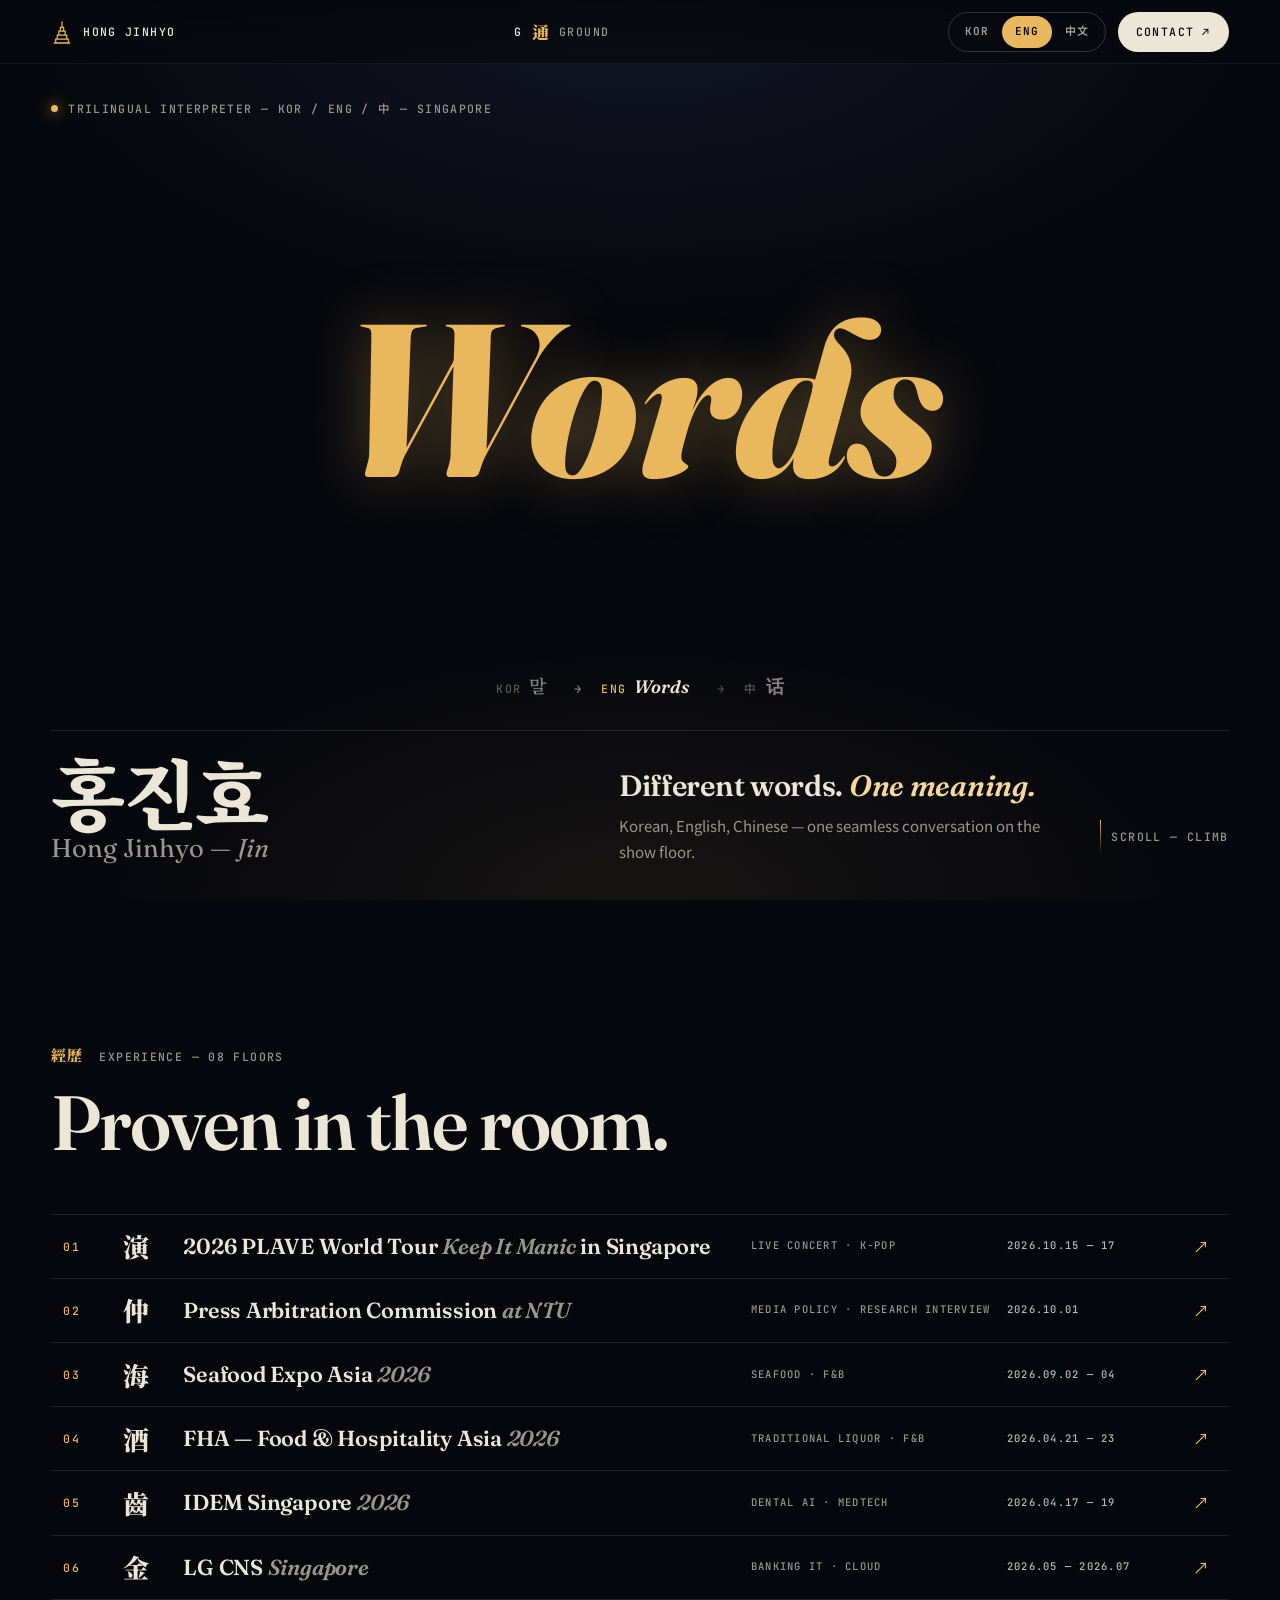
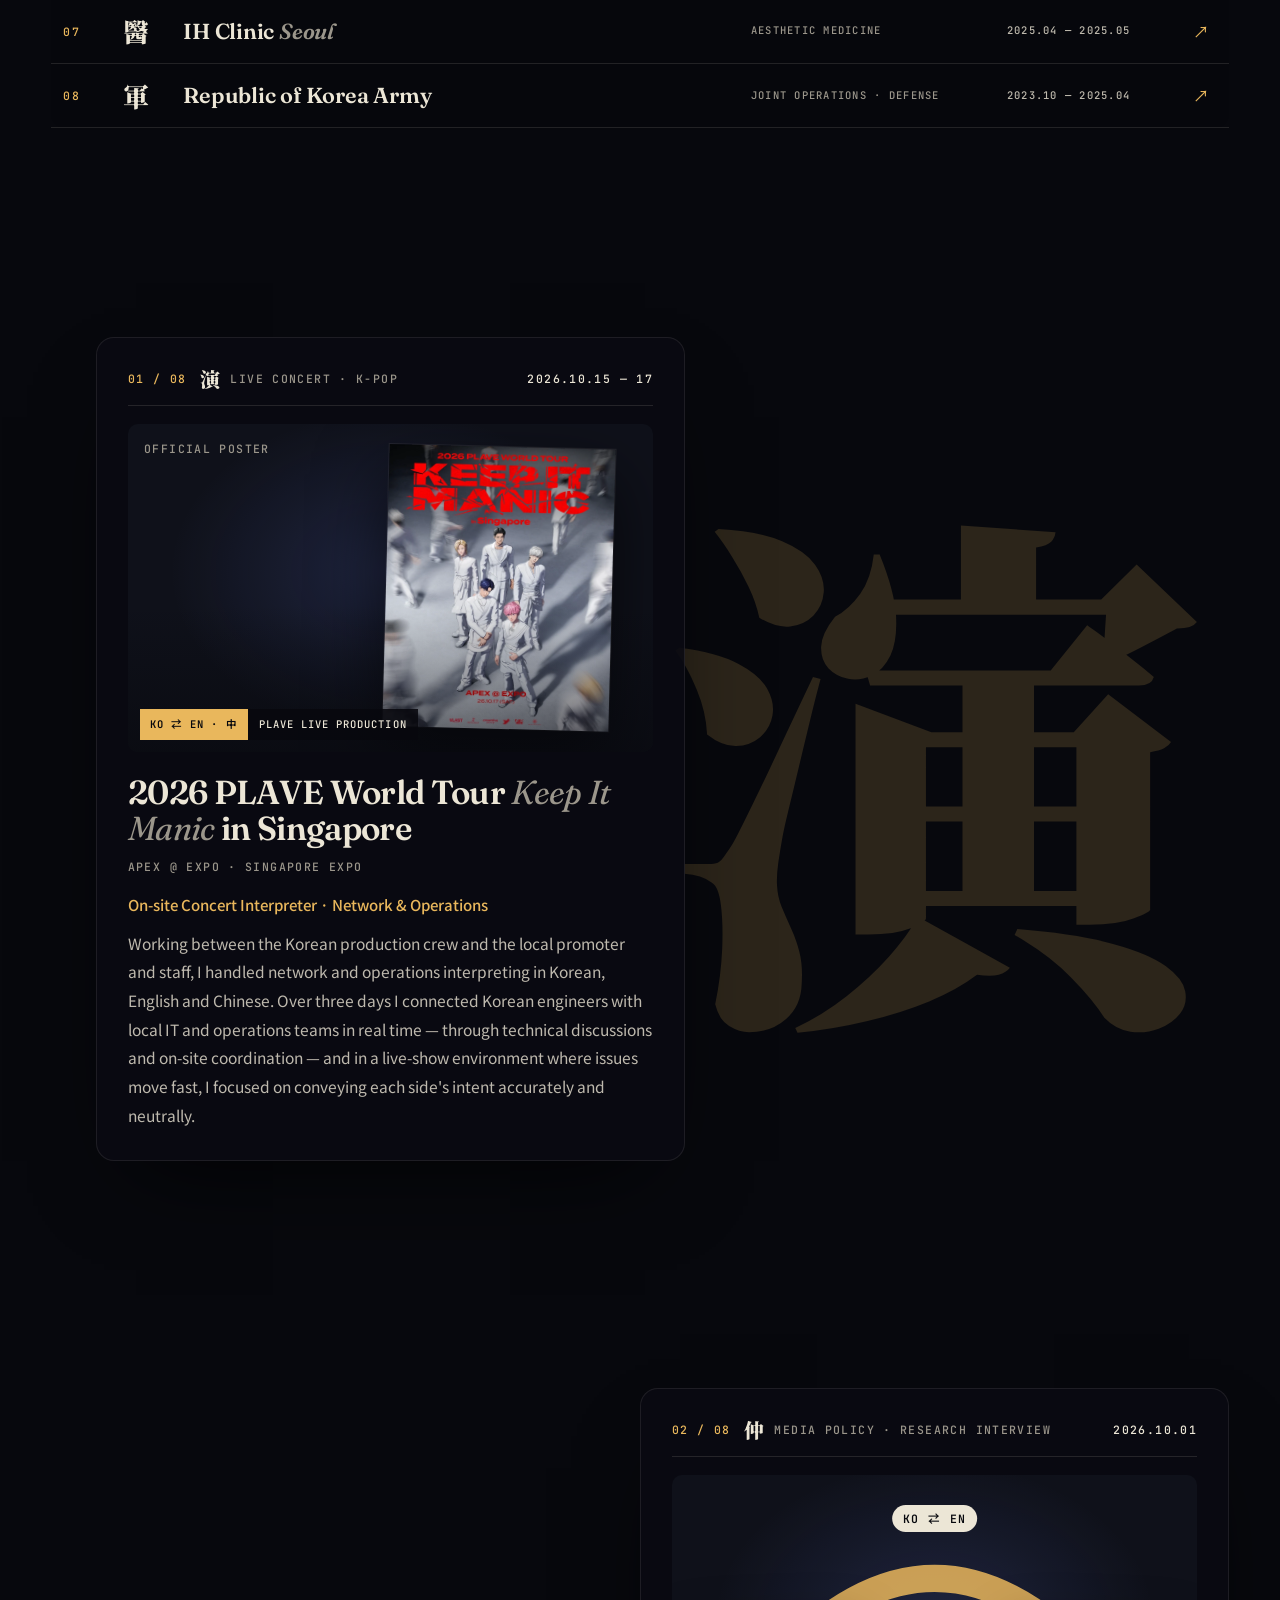
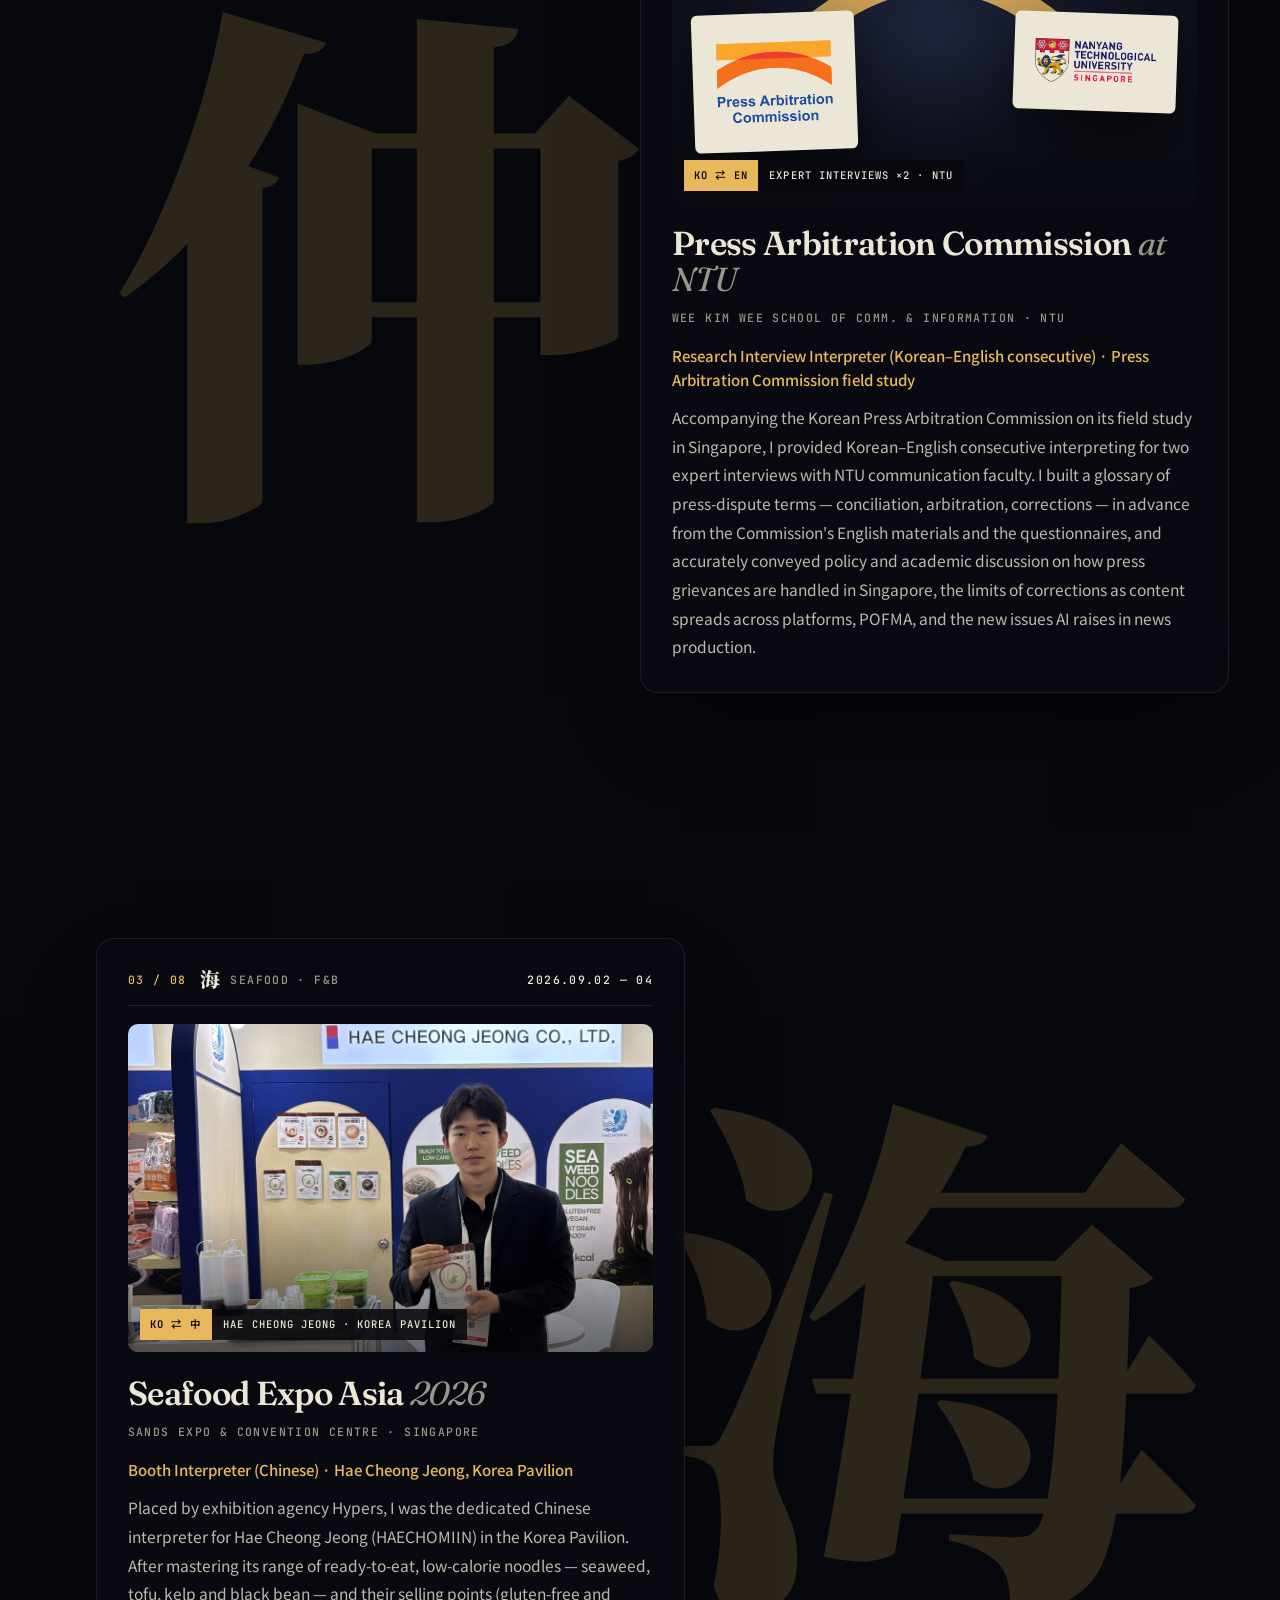
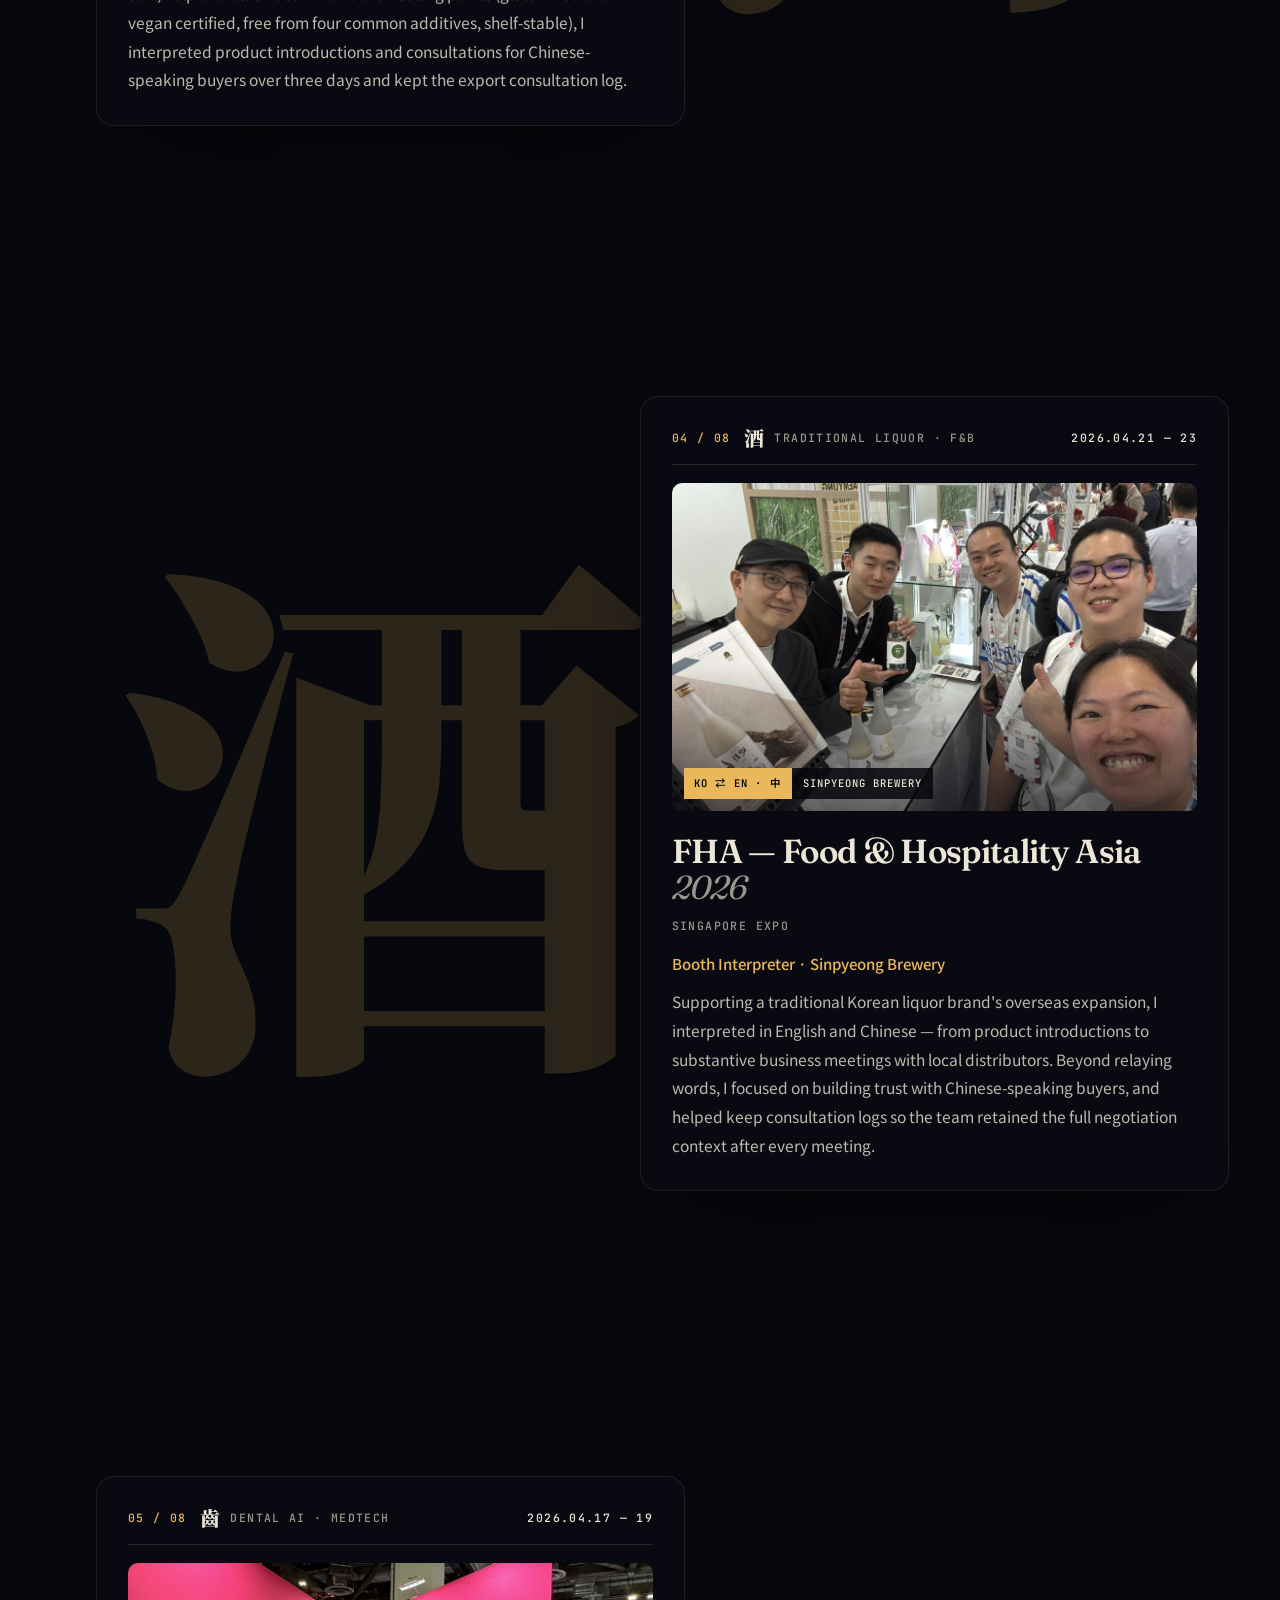
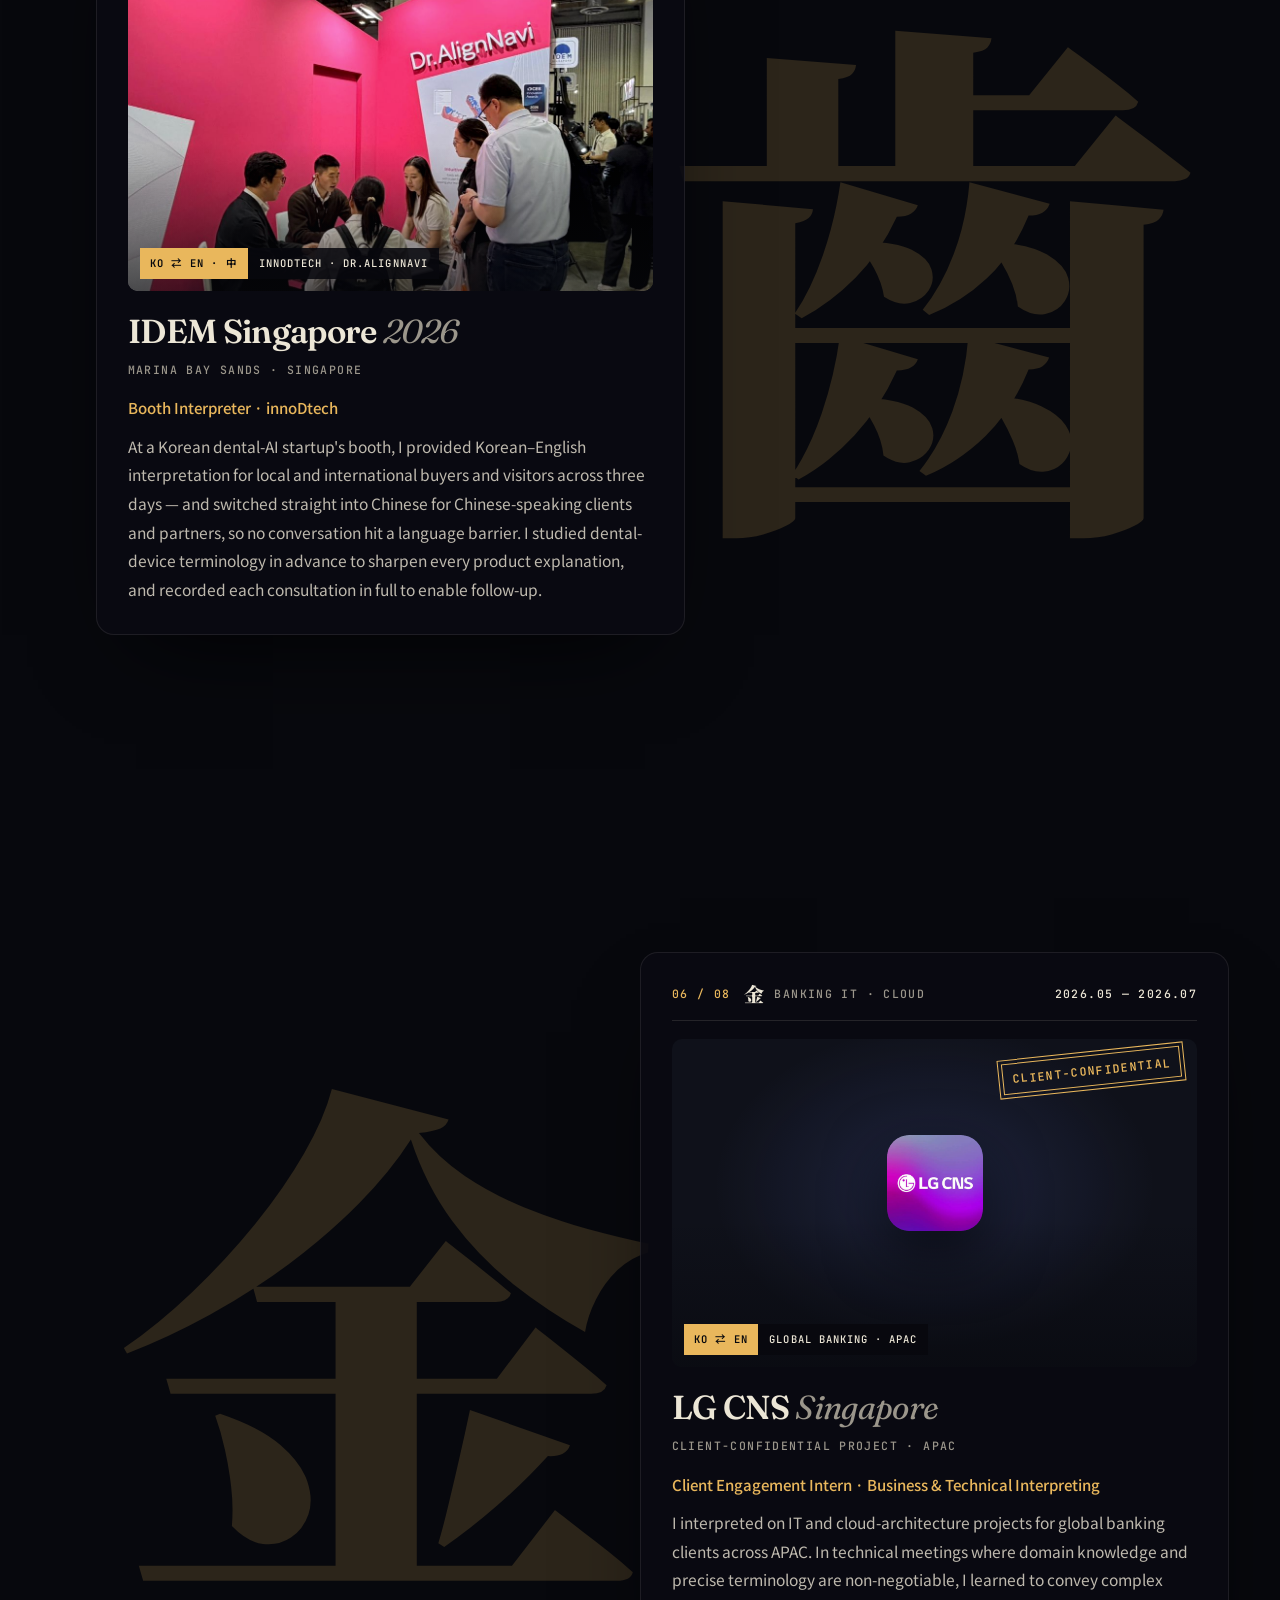
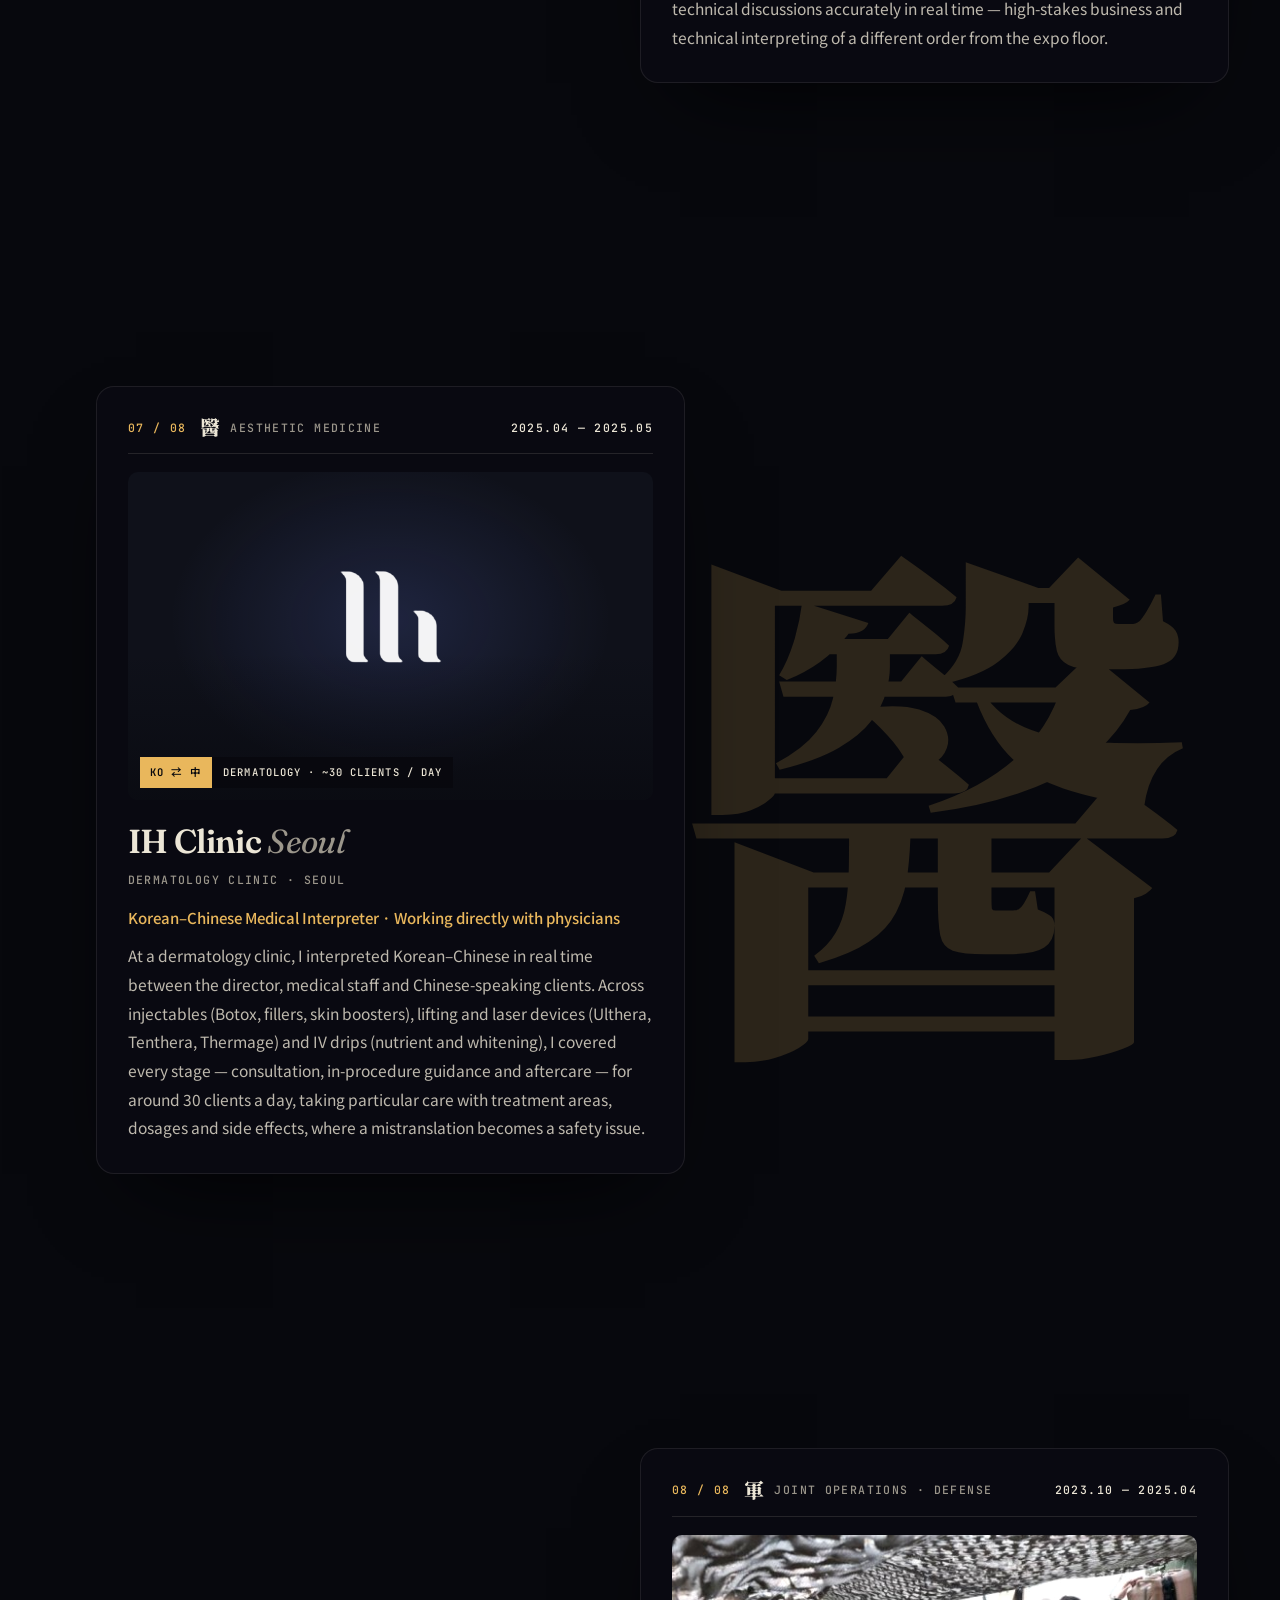
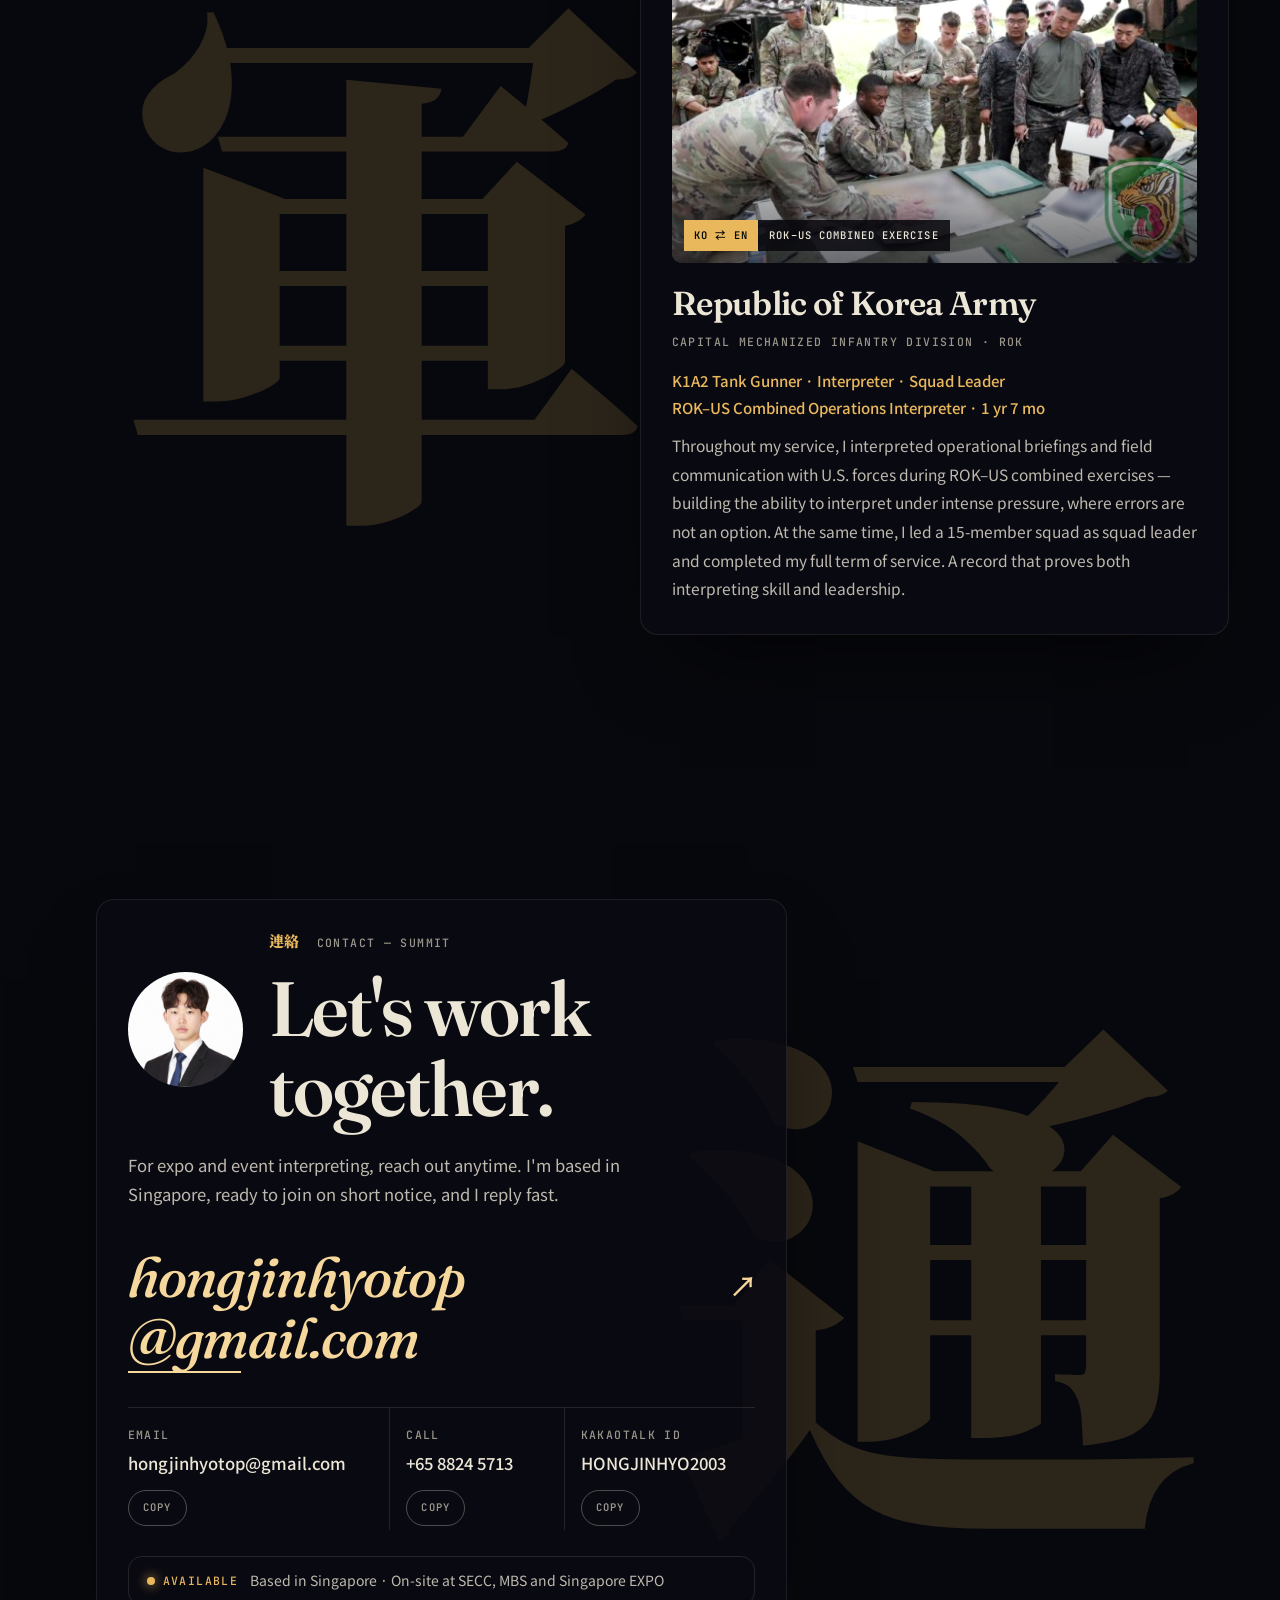
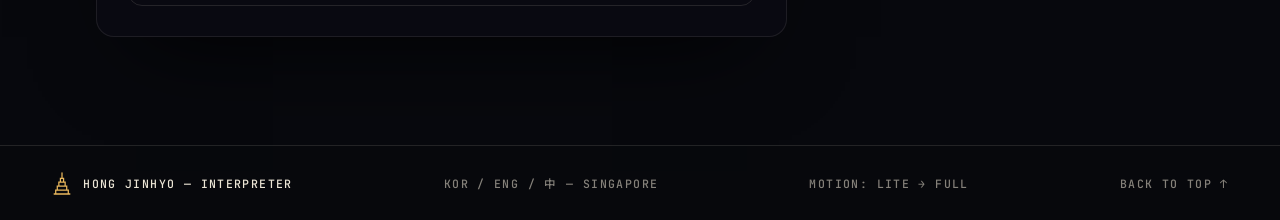
<file: concepts/babel/index.html>
<!DOCTYPE html>
<html lang="ko">
<head>
<meta charset="UTF-8">
<meta name="viewport" content="width=device-width, initial-scale=1.0, viewport-fit=cover">
<title>홍진효 Hong Jinhyo — Trilingual Interpreter · BABEL</title>
<meta name="description" content="한국어·영어·중국어 트라이링구얼 통역사 홍진효. Trilingual Korean–English–Chinese interpreter based in Singapore.">
<meta name="robots" content="noindex">
<meta name="theme-color" content="#07080d">
<link rel="icon" href="../../assets/favicon.svg" type="image/svg+xml">
<link rel="preconnect" href="https://fonts.googleapis.com">
<link rel="preconnect" href="https://fonts.gstatic.com" crossorigin>
<link rel="preconnect" href="https://cdn.jsdelivr.net" crossorigin>
<link href="https://fonts.googleapis.com/css2?family=Fraunces:ital,opsz,wght@0,9..144,400..900;1,9..144,400..900&family=JetBrains+Mono:wght@400;500;600&family=Noto+Sans+KR:wght@400;500;700&family=Noto+Sans+SC:wght@400;500;700&family=Noto+Serif+KR:wght@600;900&family=Noto+Serif+SC:wght@600;900&display=swap" rel="stylesheet">
<script>
/* Decide the motion tier before first paint: "full" (WebGL) or "lite". */
(function(){
  var d = document.documentElement, q = new URLSearchParams(location.search), nav = navigator, lite = false, why = 'capable';
  d.classList.add('js');
  if (q.has('lite')) { lite = true; why = 'param'; }
  else if (matchMedia('(prefers-reduced-motion: reduce)').matches) { lite = true; why = 'reduced-motion'; }
  else if (nav.connection && nav.connection.saveData) { lite = true; why = 'save-data'; }
  else if ((nav.deviceMemory && nav.deviceMemory < 3) || (nav.hardwareConcurrency && nav.hardwareConcurrency < 4)) { lite = true; why = 'low-end'; }
  else {
    try {
      var c = document.createElement('canvas'), gl = c.getContext('webgl2') || c.getContext('webgl');
      if (!gl) { lite = true; why = 'no-webgl'; }
      else { var x = gl.getExtension('WEBGL_lose_context'); if (x) x.loseContext(); }
    } catch (e) { lite = true; why = 'no-webgl'; }
  }
  if (q.has('full')) { lite = false; why = 'param'; }
  d.classList.add(lite ? 'lite' : 'full');
  d.setAttribute('data-mode', why);
})();
</script>
<link rel="stylesheet" href="babel.css">
</head>
<body>

<canvas id="stage" aria-hidden="true"></canvas>
<canvas id="fx" aria-hidden="true"></canvas>
<div class="cursor" aria-hidden="true"><i></i></div>

<a class="skip" href="#work">Skip to experience</a>

<nav class="topbar" aria-label="Site">
  <a class="brand" href="#top" aria-label="Hong Jinhyo — top">
    <svg class="mark" viewBox="0 0 28 32" aria-hidden="true"><path d="M4 30h20M6 30v-5h16v5M8 25v-5h12v5M10 20v-5h8v5M12 15v-5h4v5M14 10V3"/></svg>
    <span class="mono brand-name">Hong Jinhyo</span>
  </a>
  <p class="floor-chip mono" aria-live="polite"><span id="chipNo">G</span><b id="chipHan" class="hanja">通</b><span id="chipTxt">Ground</span></p>
  <div class="tb-right">
    <div class="langs" role="group" aria-label="Language" data-active="ko" data-magnetic=".12">
      <span class="ind" aria-hidden="true"></span>
      <button type="button" data-lang="ko" aria-pressed="true" lang="ko">KOR</button>
      <button type="button" data-lang="en" aria-pressed="false" lang="en">ENG</button>
      <button type="button" data-lang="zh" aria-pressed="false" lang="zh-Hans">中文</button>
    </div>
    <a class="tb-cta mono" href="#contact" data-magnetic=".4"><span class="tb-cta-t">Contact</span><span aria-hidden="true">↗</span></a>
  </div>
  <div class="tb-progress" id="prog"></div>
</nav>

<nav class="rail" aria-label="Floors">
  <ol>
    <li><a href="#f1" data-zone="f1" aria-label="01 — Live concert · K-POP"><span class="mono">01</span><b class="hanja">演</b></a></li>
    <li><a href="#f2" data-zone="f2" aria-label="02 — Media policy · Research interview"><span class="mono">02</span><b class="hanja">仲</b></a></li>
    <li><a href="#f3" data-zone="f3" aria-label="03 — Seafood · F&amp;B"><span class="mono">03</span><b class="hanja">海</b></a></li>
    <li><a href="#f4" data-zone="f4" aria-label="04 — Traditional liquor · F&amp;B"><span class="mono">04</span><b class="hanja">酒</b></a></li>
    <li><a href="#f5" data-zone="f5" aria-label="05 — Dental AI · Medtech"><span class="mono">05</span><b class="hanja">齒</b></a></li>
    <li><a href="#f6" data-zone="f6" aria-label="06 — Banking IT · Cloud"><span class="mono">06</span><b class="hanja">金</b></a></li>
    <li><a href="#f7" data-zone="f7" aria-label="07 — Aesthetic medicine"><span class="mono">07</span><b class="hanja">醫</b></a></li>
    <li><a href="#f8" data-zone="f8" aria-label="08 — Joint operations · Defense"><span class="mono">08</span><b class="hanja">軍</b></a></li>
    <li><a href="#contact" data-zone="contact" aria-label="Contact"><span class="mono">TOP</span><b class="hanja">通</b></a></li>
  </ol>
</nav>

<header class="hero" id="top">
  <p class="mono hero-kicker rv-h"><span class="dot"></span>Trilingual Interpreter — KOR / ENG / 中 — Singapore</p>
  <p class="sr">말은 달라도, 뜻은 하나로. — Different words. One meaning. — 言语不同，心意相通。</p>

  <div class="hero-stage" aria-hidden="true">
    <span class="hero-word" id="heroWord">말</span>
    <ol class="hero-langs" id="heroLangs">
      <li data-l="ko" class="on"><span class="mono">KOR</span><b lang="ko">말</b></li>
      <li data-l="en"><span class="mono">ENG</span><b lang="en">Words</b></li>
      <li data-l="zh"><span class="mono">中</span><b lang="zh-Hans">话</b></li>
    </ol>
  </div>

  <div class="hero-foot">
    <h1 class="hero-name rv-h"><span class="hn-ko">홍진효</span><span class="hn-en">Hong Jinhyo — <i>Jin</i></span></h1>
    <div class="hero-side rv-h">
      <p class="hero-statement" id="heroStatement" aria-hidden="true"><span>말은 달라도,</span> <span>뜻은 하나로.</span></p>
      <p class="hero-lede" data-i18n="hero.lede">세 개의 언어로, 현장의 대화를 매끄럽게 연결합니다.</p>
    </div>
    <a class="scroll-cue mono" href="#work" data-magnetic=".3"><i></i>Scroll — climb</a>
  </div>
</header>

<main>

<section class="directory" id="work" aria-labelledby="workTitle">
  <div class="dir-panel">
    <p class="kicker mono"><b>經歷</b> Experience — 08 floors</p>
    <h2 class="title skew" id="workTitle" data-i18n="work.title">현장이 증명합니다.</h2>
    <ol class="dir-list">
      <li><a class="dir-row" href="#f1" data-zone="f1"><span class="d-no mono">01</span><b class="d-han hanja" aria-hidden="true">演</b><span class="d-org">2026 PLAVE World Tour <i>Keep It Manic</i> in Singapore</span><span class="d-dom mono">Live concert · K-POP</span><span class="d-date mono">2026.10.15 — 17</span><span class="d-go" aria-hidden="true">↗</span></a></li>
      <li><a class="dir-row" href="#f2" data-zone="f2"><span class="d-no mono">02</span><b class="d-han hanja" aria-hidden="true">仲</b><span class="d-org">Press Arbitration Commission <i>at NTU</i></span><span class="d-dom mono">Media policy · Research interview</span><span class="d-date mono">2026.10.01</span><span class="d-go" aria-hidden="true">↗</span></a></li>
      <li><a class="dir-row" href="#f3" data-zone="f3"><span class="d-no mono">03</span><b class="d-han hanja" aria-hidden="true">海</b><span class="d-org">Seafood Expo Asia <i>2026</i></span><span class="d-dom mono">Seafood · F&amp;B</span><span class="d-date mono">2026.09.02 — 04</span><span class="d-go" aria-hidden="true">↗</span></a></li>
      <li><a class="dir-row" href="#f4" data-zone="f4"><span class="d-no mono">04</span><b class="d-han hanja" aria-hidden="true">酒</b><span class="d-org">FHA — Food &amp; Hospitality Asia <i>2026</i></span><span class="d-dom mono">Traditional liquor · F&amp;B</span><span class="d-date mono">2026.04.21 — 23</span><span class="d-go" aria-hidden="true">↗</span></a></li>
      <li><a class="dir-row" href="#f5" data-zone="f5"><span class="d-no mono">05</span><b class="d-han hanja" aria-hidden="true">齒</b><span class="d-org">IDEM Singapore <i>2026</i></span><span class="d-dom mono">Dental AI · Medtech</span><span class="d-date mono">2026.04.17 — 19</span><span class="d-go" aria-hidden="true">↗</span></a></li>
      <li><a class="dir-row" href="#f6" data-zone="f6"><span class="d-no mono">06</span><b class="d-han hanja" aria-hidden="true">金</b><span class="d-org">LG CNS <i>Singapore</i></span><span class="d-dom mono">Banking IT · Cloud</span><span class="d-date mono">2026.05 — 2026.07</span><span class="d-go" aria-hidden="true">↗</span></a></li>
      <li><a class="dir-row" href="#f7" data-zone="f7"><span class="d-no mono">07</span><b class="d-han hanja" aria-hidden="true">醫</b><span class="d-org">IH Clinic <i>Seoul</i></span><span class="d-dom mono">Aesthetic medicine</span><span class="d-date mono">2025.04 — 2025.05</span><span class="d-go" aria-hidden="true">↗</span></a></li>
      <li><a class="dir-row" href="#f8" data-zone="f8"><span class="d-no mono">08</span><b class="d-han hanja" aria-hidden="true">軍</b><span class="d-org" data-i18n="w6.org">대한민국 육군</span><span class="d-dom mono">Joint operations · Defense</span><span class="d-date mono">2023.10 — 2025.04</span><span class="d-go" aria-hidden="true">↗</span></a></li>
    </ol>
  </div>
</section>

<section class="tower" id="tower" aria-label="Experience">
  <article class="floor" id="f1" data-glyph="演" data-side="l" aria-labelledby="f1t">
    <span class="f-glyph hanja" aria-hidden="true">演</span>
    <div class="card">
      <div class="f-head mono"><span class="f-no">01 / 08</span><span class="f-dom"><b class="hanja" aria-hidden="true">演</b>Live concert · K-POP</span><span class="f-date">2026.10.15 — 17</span></div>
      <figure class="media glyph-panel poster-panel">
        <img class="poster rp" src="../../assets/plave-keep-it-manic.webp" alt="2026 PLAVE World Tour ‘Keep It Manic’ in Singapore 공식 포스터" loading="lazy" width="956" height="1196">
        <span class="poster-tag mono">Official poster</span>
        <figcaption class="l3"><b>KO ⇄ EN · 中</b><span>PLAVE LIVE Production</span></figcaption>
      </figure>
      <h3 class="f-org skew" id="f1t">2026 PLAVE World Tour <i>Keep It Manic</i> in Singapore</h3>
      <p class="f-place mono">APEX @ EXPO · Singapore EXPO</p>
      <p class="f-role" data-i18n="w0.role">공연 현장 통역 요원 · 네트워크·운영</p>
      <p class="f-desc" data-i18n="w0.desc">한국 제작진과 현지 프로모터·스태프 사이에서 한국어·영어·중국어로 네트워크 및 운영 통역을 담당했습니다. 3일간 한국 엔지니어와 현지 IT·운영 인력의 기술 협의와 현장 운영 소통을 실시간으로 연결했고, 이슈가 빠르게 오가는 공연 환경에서 양측의 의사를 중립적으로 정확히 전달하는 데 집중했습니다.</p>
    </div>
  </article>

  <article class="floor" id="f2" data-glyph="仲" data-side="r" aria-labelledby="f2t">
    <span class="f-glyph hanja" aria-hidden="true">仲</span>
    <div class="card">
      <div class="f-head mono"><span class="f-no">02 / 08</span><span class="f-dom"><b class="hanja" aria-hidden="true">仲</b>Media policy · Research interview</span><span class="f-date">2026.10.01</span></div>
      <figure class="media glyph-panel bridge-panel">
        <svg class="bridge" viewBox="0 0 400 300" aria-hidden="true"><path d="M40 170 Q200 -6 360 170 L326 170 Q200 44 74 170 Z"/></svg>
        <span class="bridge-label mono" aria-hidden="true">KO ⇄ EN</span>
        <span class="logo-tile lt-left"><img src="../../assets/pac-logo.png" alt="언론중재위원회 Press Arbitration Commission" loading="lazy" width="480" height="339"></span>
        <span class="logo-tile lt-right"><img src="../../assets/ntu-logo.png" alt="Nanyang Technological University" loading="lazy" width="738" height="264"></span>
        <figcaption class="l3"><b>KO ⇄ EN</b><span>Expert interviews ×2 · NTU</span></figcaption>
      </figure>
      <h3 class="f-org skew" id="f2t">Press Arbitration Commission <i>at NTU</i></h3>
      <p class="f-place mono">Wee Kim Wee School of Comm. &amp; Information · NTU</p>
      <p class="f-role" data-i18n="w8.role">연구 인터뷰 통역 (한-영 순차) · 언론중재위원회 해외 조사</p>
      <p class="f-desc" data-i18n="w8.desc">한국 언론중재위원회의 싱가포르 현지 조사에 동행해, NTU 커뮤니케이션 학부 교수진과의 전문가 인터뷰 두 건을 한-영 순차 통역했습니다. 사전에 위원회 영문 자료와 질문지로 조정·중재·정정보도 등 언론 분쟁 용어를 정리했고, 싱가포르의 언론 피해 구제 방식, 플랫폼 확산에 따른 정정보도의 한계, POFMA, 뉴스 제작에 AI가 쓰이며 생기는 쟁점 같은 정책·학술 논의를 정확히 옮겼습니다.</p>
    </div>
  </article>

  <article class="floor" id="f3" data-glyph="海" data-side="l" aria-labelledby="f3t">
    <span class="f-glyph hanja" aria-hidden="true">海</span>
    <div class="card">
      <div class="f-head mono"><span class="f-no">03 / 08</span><span class="f-dom"><b class="hanja" aria-hidden="true">海</b>Seafood · F&amp;B</span><span class="f-date">2026.09.02 — 04</span></div>
      <figure class="media">
        <img class="ph rp" src="../../assets/seafood-expo.jpg" alt="Seafood Expo Asia 2026 해청정 부스에서 제품을 소개하는 모습" loading="lazy" width="1100" height="1214" style="object-position:50% 22%">
        <figcaption class="l3"><b>KO ⇄ 中</b><span>Hae Cheong Jeong · Korea Pavilion</span></figcaption>
      </figure>
      <h3 class="f-org skew" id="f3t">Seafood Expo Asia <i>2026</i></h3>
      <p class="f-place mono">Sands Expo &amp; Convention Centre · Singapore</p>
      <p class="f-role" data-i18n="w1.role">전시 통역 요원 (중국어) · 해청정 부스, 한국관</p>
      <p class="f-desc" data-i18n="w1.desc">전시대행사 하이퍼스를 통해 한국관 참가사 해청정(해초미인) 부스의 중국어 통역을 전담했습니다. 해초·두부·다시마·검은콩 면 등 즉석 저칼로리 건강면 제품군의 특징(글루텐프리·비건 인증, 4無 무첨가, 상온 보관)을 사전에 숙지한 뒤, 3일간 부스를 찾은 중국어권 바이어를 대상으로 제품 소개와 상담을 통역하고 수출상담 일지를 작성했습니다.</p>
    </div>
  </article>

  <article class="floor" id="f4" data-glyph="酒" data-side="r" aria-labelledby="f4t">
    <span class="f-glyph hanja" aria-hidden="true">酒</span>
    <div class="card">
      <div class="f-head mono"><span class="f-no">04 / 08</span><span class="f-dom"><b class="hanja" aria-hidden="true">酒</b>Traditional liquor · F&amp;B</span><span class="f-date">2026.04.21 — 23</span></div>
      <figure class="media">
        <img class="ph rp" src="../../assets/fha.jpg" alt="FHA 2026 신평양조장 부스에서 바이어와 함께한 모습" loading="lazy" width="1200" height="675" style="object-position:34% 50%">
        <figcaption class="l3"><b>KO ⇄ EN · 中</b><span>Sinpyeong Brewery</span></figcaption>
      </figure>
      <h3 class="f-org skew" id="f4t">FHA — Food &amp; Hospitality Asia <i>2026</i></h3>
      <p class="f-place mono">Singapore EXPO</p>
      <p class="f-role" data-i18n="w2.role">전시 통역 요원 · 신평양조장</p>
      <p class="f-desc" data-i18n="w2.desc">전통주 브랜드의 해외 진출을 지원하는 통역으로 참여, 제품 소개부터 현지 디스트리뷰터와의 실질적인 비즈니스 미팅까지 영어와 중국어로 통역했습니다. 단순 언어 전달을 넘어 중국계 바이어와의 상담에서 신뢰를 쌓는 데 집중했으며, 상담 일지 작성을 보조해 담당자가 미팅 후에도 협상 맥락을 정확히 파악할 수 있도록 했습니다.</p>
    </div>
  </article>

  <article class="floor" id="f5" data-glyph="齒" data-side="l" aria-labelledby="f5t">
    <span class="f-glyph hanja" aria-hidden="true">齒</span>
    <div class="card">
      <div class="f-head mono"><span class="f-no">05 / 08</span><span class="f-dom"><b class="hanja" aria-hidden="true">齒</b>Dental AI · Medtech</span><span class="f-date">2026.04.17 — 19</span></div>
      <figure class="media">
        <img class="ph rp" src="../../assets/idem.jpg" alt="IDEM Singapore 2026 innoDtech 부스 상담 통역 모습" loading="lazy" width="1200" height="675" style="object-position:30% 50%">
        <figcaption class="l3"><b>KO ⇄ EN · 中</b><span>innoDtech · Dr.AlignNavi</span></figcaption>
      </figure>
      <h3 class="f-org skew" id="f5t">IDEM Singapore <i>2026</i></h3>
      <p class="f-place mono">Marina Bay Sands · Singapore</p>
      <p class="f-role" data-i18n="w3.role">전시 통역 요원 · innoDtech</p>
      <p class="f-desc" data-i18n="w3.desc">한국 치과 AI 스타트업의 부스 통역을 담당하며, 3일간 부스를 방문한 국내외 바이어와 참관객을 대상으로 한국어-영어 통역을 수행했습니다. 특히 부스를 찾은 중국계 클라이언트 및 협력사와의 상담에서는 중국어로 직접 응대하며 언어 장벽 없는 커뮤니케이션을 이끌었습니다. 사전에 치과의료기기 관련 전문 용어를 숙지해 제품 설명의 정확도를 높였고, 상담 내용을 빠짐없이 기록해 사후 팔로우업이 가능하도록 지원했습니다.</p>
    </div>
  </article>

  <article class="floor" id="f6" data-glyph="金" data-side="r" aria-labelledby="f6t">
    <span class="f-glyph hanja" aria-hidden="true">金</span>
    <div class="card">
      <div class="f-head mono"><span class="f-no">06 / 08</span><span class="f-dom"><b class="hanja" aria-hidden="true">金</b>Banking IT · Cloud</span><span class="f-date">2026.05 — 2026.07</span></div>
      <figure class="media glyph-panel">
        <img class="logo" src="../../assets/lgcns.png" alt="LG CNS" loading="lazy" width="320" height="320">
        <span class="classified mono">Client-Confidential</span>
        <figcaption class="l3"><b>KO ⇄ EN</b><span>Global banking · APAC</span></figcaption>
      </figure>
      <h3 class="f-org skew" id="f6t">LG CNS <i>Singapore</i></h3>
      <p class="f-place mono">Client-confidential project · APAC</p>
      <p class="f-role" data-i18n="w4.role">Client Engagement Intern · 비즈니스·기술 통역</p>
      <p class="f-desc" data-i18n="w4.desc">APAC 지역 글로벌 뱅킹 클라이언트를 대상으로 한 IT 및 클라우드 아키텍처 프로젝트에서 통역을 담당했습니다. 기술 미팅 특성상 도메인 지식과 정확한 용어 이해가 필수적인 환경에서, 복잡한 기술 논의를 실시간으로 정확하게 전달하는 역량을 쌓았습니다. 박람회 통역과는 결이 다른, 고난도 비즈니스·기술 통역 경험입니다.</p>
    </div>
  </article>

  <article class="floor" id="f7" data-glyph="醫" data-side="l" aria-labelledby="f7t">
    <span class="f-glyph hanja" aria-hidden="true">醫</span>
    <div class="card">
      <div class="f-head mono"><span class="f-no">07 / 08</span><span class="f-dom"><b class="hanja" aria-hidden="true">醫</b>Aesthetic medicine</span><span class="f-date">2025.04 — 2025.05</span></div>
      <figure class="media glyph-panel">
        <img class="logo plain" src="../../assets/ih-clinic.png" alt="IH Clinic" loading="lazy" width="336" height="288">
        <figcaption class="l3"><b>KO ⇄ 中</b><span>Dermatology · ~30 clients / day</span></figcaption>
      </figure>
      <h3 class="f-org skew" id="f7t">IH Clinic <i>Seoul</i></h3>
      <p class="f-place mono">Dermatology clinic · Seoul</p>
      <p class="f-role" data-i18n="w5.role">한-중 의료 통역 · 원장 및 의료진 직접 통역</p>
      <p class="f-desc" data-i18n="w5.desc">피부과 전문 클리닉에서 원장 및 의료진과 중국어권 고객 사이의 실시간 한-중 의료 통역을 담당했습니다. 보톡스·필러·스킨부스터 등 주사 시술, 울쎄라·텐쎄라·써마지 등 리프팅·레이저 기기 시술, 영양주사와 미백주사 등 수액 시술 전 과정에서 상담부터 시술 중 안내, 사후 주의사항까지 통역하며 하루 약 30명의 고객을 응대했습니다. 시술 부위, 용량, 부작용처럼 오역이 곧 안전 문제로 이어지는 의료 용어를 정확히 전달하는 데 집중했습니다.</p>
    </div>
  </article>

  <article class="floor" id="f8" data-glyph="軍" data-side="r" aria-labelledby="f8t">
    <span class="f-glyph hanja" aria-hidden="true">軍</span>
    <div class="card">
      <div class="f-head mono"><span class="f-no">08 / 08</span><span class="f-dom"><b class="hanja" aria-hidden="true">軍</b>Joint operations · Defense</span><span class="f-date">2023.10 — 2025.04</span></div>
      <figure class="media">
        <img class="ph rp" src="../../assets/rok-us.jpg" alt="한미연합훈련 작전 브리핑 통역 모습" loading="lazy" width="540" height="360" style="object-position:100% 50%">
        <figcaption class="l3"><b>KO ⇄ EN</b><span>ROK–US Combined Exercise</span></figcaption>
      </figure>
      <h3 class="f-org skew" id="f8t" data-i18n="w6.org">대한민국 육군</h3>
      <p class="f-place mono">Capital Mechanized Infantry Division · ROK</p>
      <p class="f-role" data-i18n="w6.role">K1A2 전차 포수 · 통역병 · 분대장</p>
      <p class="f-role" data-i18n="w6.role2">한미 연합작전 통역 · 1년 7개월</p>
      <p class="f-desc" data-i18n="w6.desc">복무 기간 전반에 걸쳐 한미 연합훈련 시 미군 측과의 작전 브리핑·현장 커뮤니케이션 통역을 수행하며, 압박감 높은 실전 환경에서 오역이 허용되지 않는 통역 역량을 길렀습니다. 동시에 15명 규모 분대를 이끄는 분대장으로서 팀을 관리했고, 만기 전역으로 복무를 마쳤습니다. 통역 실무와 리더십을 동시에 증명하는 이력입니다.</p>
    </div>
  </article>
</section>

<section class="contact" id="contact" data-glyph="通" data-side="l" aria-labelledby="contactTitle">
  <span class="f-glyph hanja" aria-hidden="true">通</span>
  <div class="card c-card">
    <div class="c-top">
      <figure class="c-portrait media"><img class="rp" src="../../assets/portrait.jpg" alt="홍진효 프로필 사진 / Portrait of Hong Jinhyo" width="600" height="600" loading="lazy"></figure>
      <div>
        <p class="kicker mono"><b>連絡</b> Contact — Summit</p>
        <h2 class="title skew" id="contactTitle" data-i18n="contact.title">함께 일해요.</h2>
      </div>
    </div>
    <p class="c-text" data-i18n="contact.text">박람회·행사 통역 문의는 아래 연락처로 편하게 남겨주세요. 싱가포르 현지에서 바로 투입 가능하며, 빠르게 회신드리겠습니다.</p>

    <a class="big-mail" href="mailto:hongjinhyotop@gmail.com" data-magnetic=".18">hongjinhyotop<wbr>@gmail.com<span class="arr" aria-hidden="true">↗</span></a>

    <div class="c-rows">
      <div class="c-row">
        <span class="mono">Email</span>
        <a class="c-val" href="mailto:hongjinhyotop@gmail.com">hongjinhyotop@gmail.com</a>
        <button type="button" class="copy mono" data-copy="hongjinhyotop@gmail.com" data-i18n="ui.copy" data-magnetic=".3">복사</button>
      </div>
      <div class="c-row">
        <span class="mono">Call</span>
        <a class="c-val" href="tel:+6588245713">+65 8824 5713</a>
        <button type="button" class="copy mono" data-copy="+6588245713" data-i18n="ui.copy" data-magnetic=".3">복사</button>
      </div>
      <div class="c-row">
        <span class="mono">KakaoTalk ID</span>
        <span class="c-val">HONGJINHYO2003</span>
        <button type="button" class="copy mono" data-copy="HONGJINHYO2003" data-i18n="ui.copy" data-magnetic=".3">복사</button>
      </div>
    </div>

    <p class="avail"><span class="mono"><i></i>Available</span><span data-i18n="svc.avail">싱가포르 거주 · 현지 출퇴근 가능 · SECC / MBS / Singapore EXPO 전 지역</span></p>
  </div>
</section>

</main>

<footer>
  <div class="foot mono">
    <a class="brand" href="#top"><svg class="mark" viewBox="0 0 28 32" aria-hidden="true"><path d="M4 30h20M6 30v-5h16v5M8 25v-5h12v5M10 20v-5h8v5M12 15v-5h4v5M14 10V3"/></svg><span>Hong Jinhyo — Interpreter</span></a>
    <span>KOR / ENG / 中 — Singapore</span>
    <a id="modeToggle" href="?lite">Motion: Full → Lite</a>
    <a href="#top">Back to top ↑</a>
  </div>
</footer>

<script type="module" src="babel.js"></script>
</body>
</html>
</file>
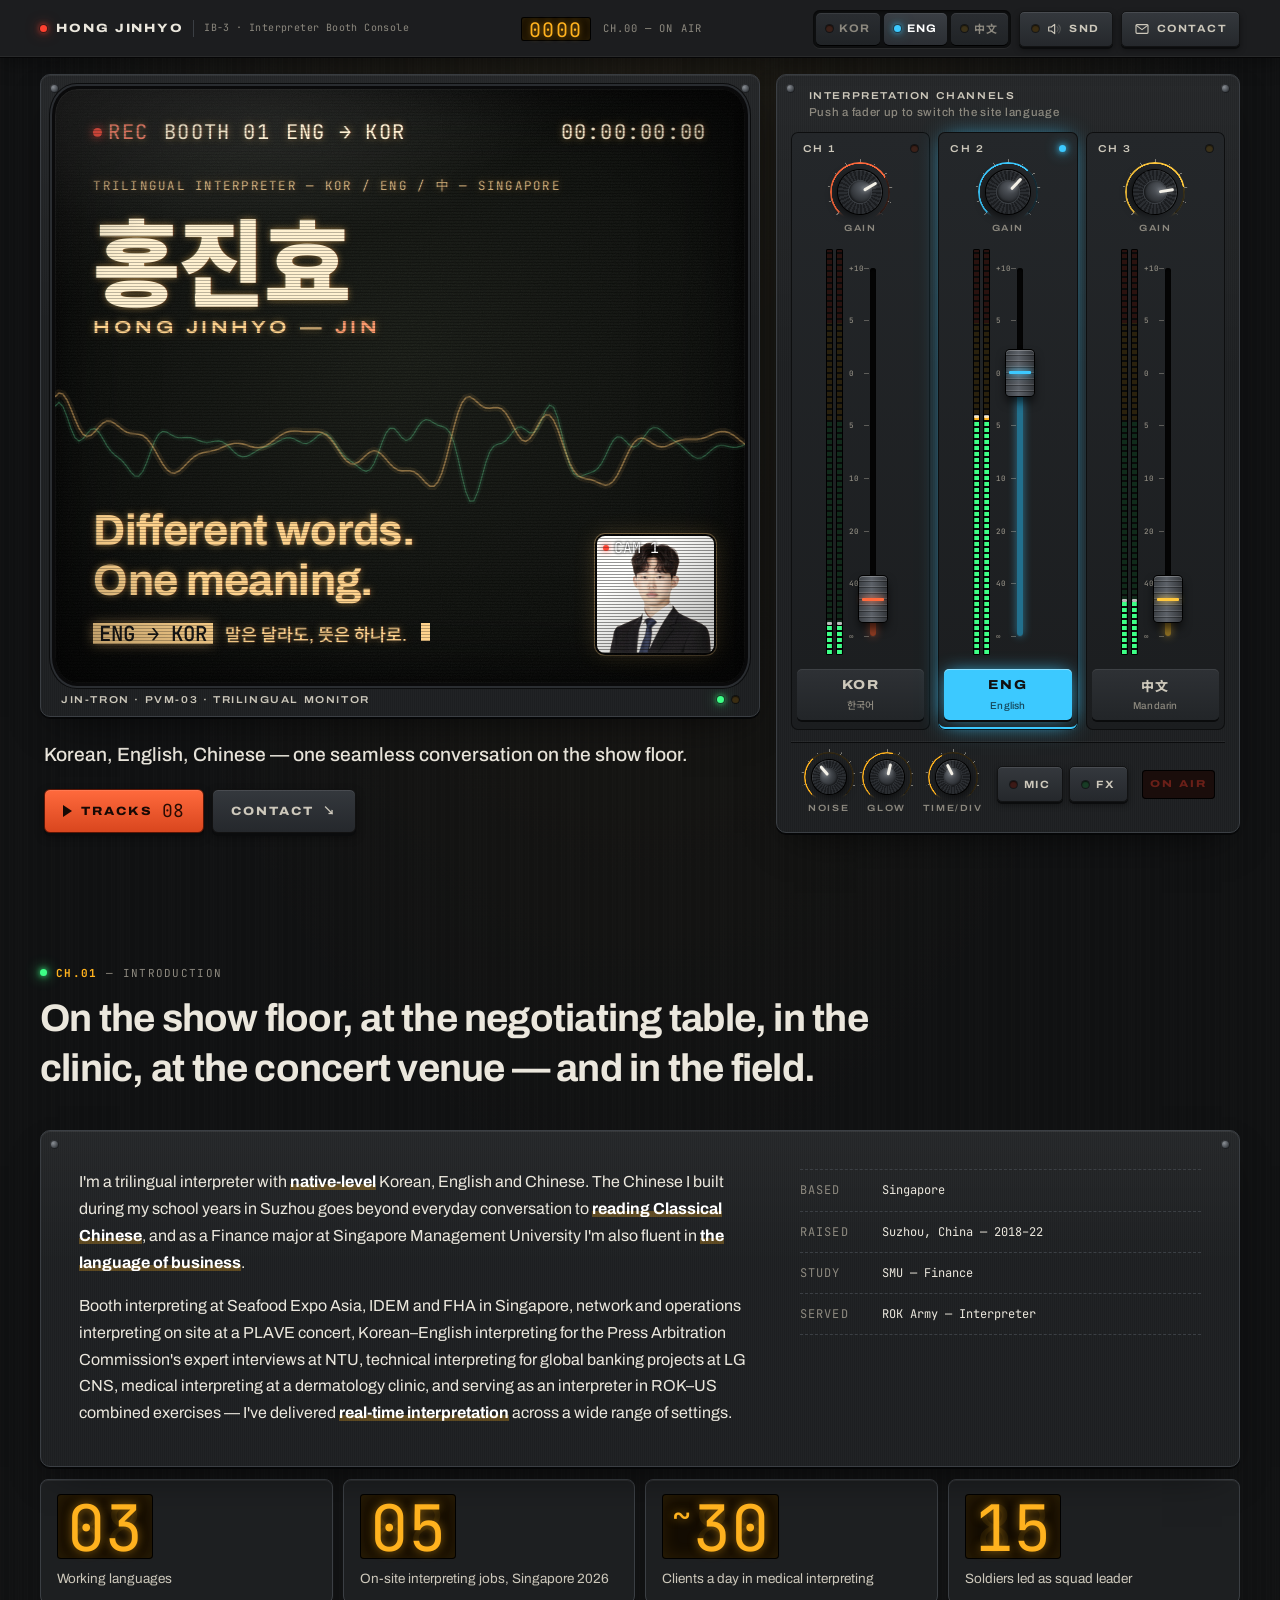
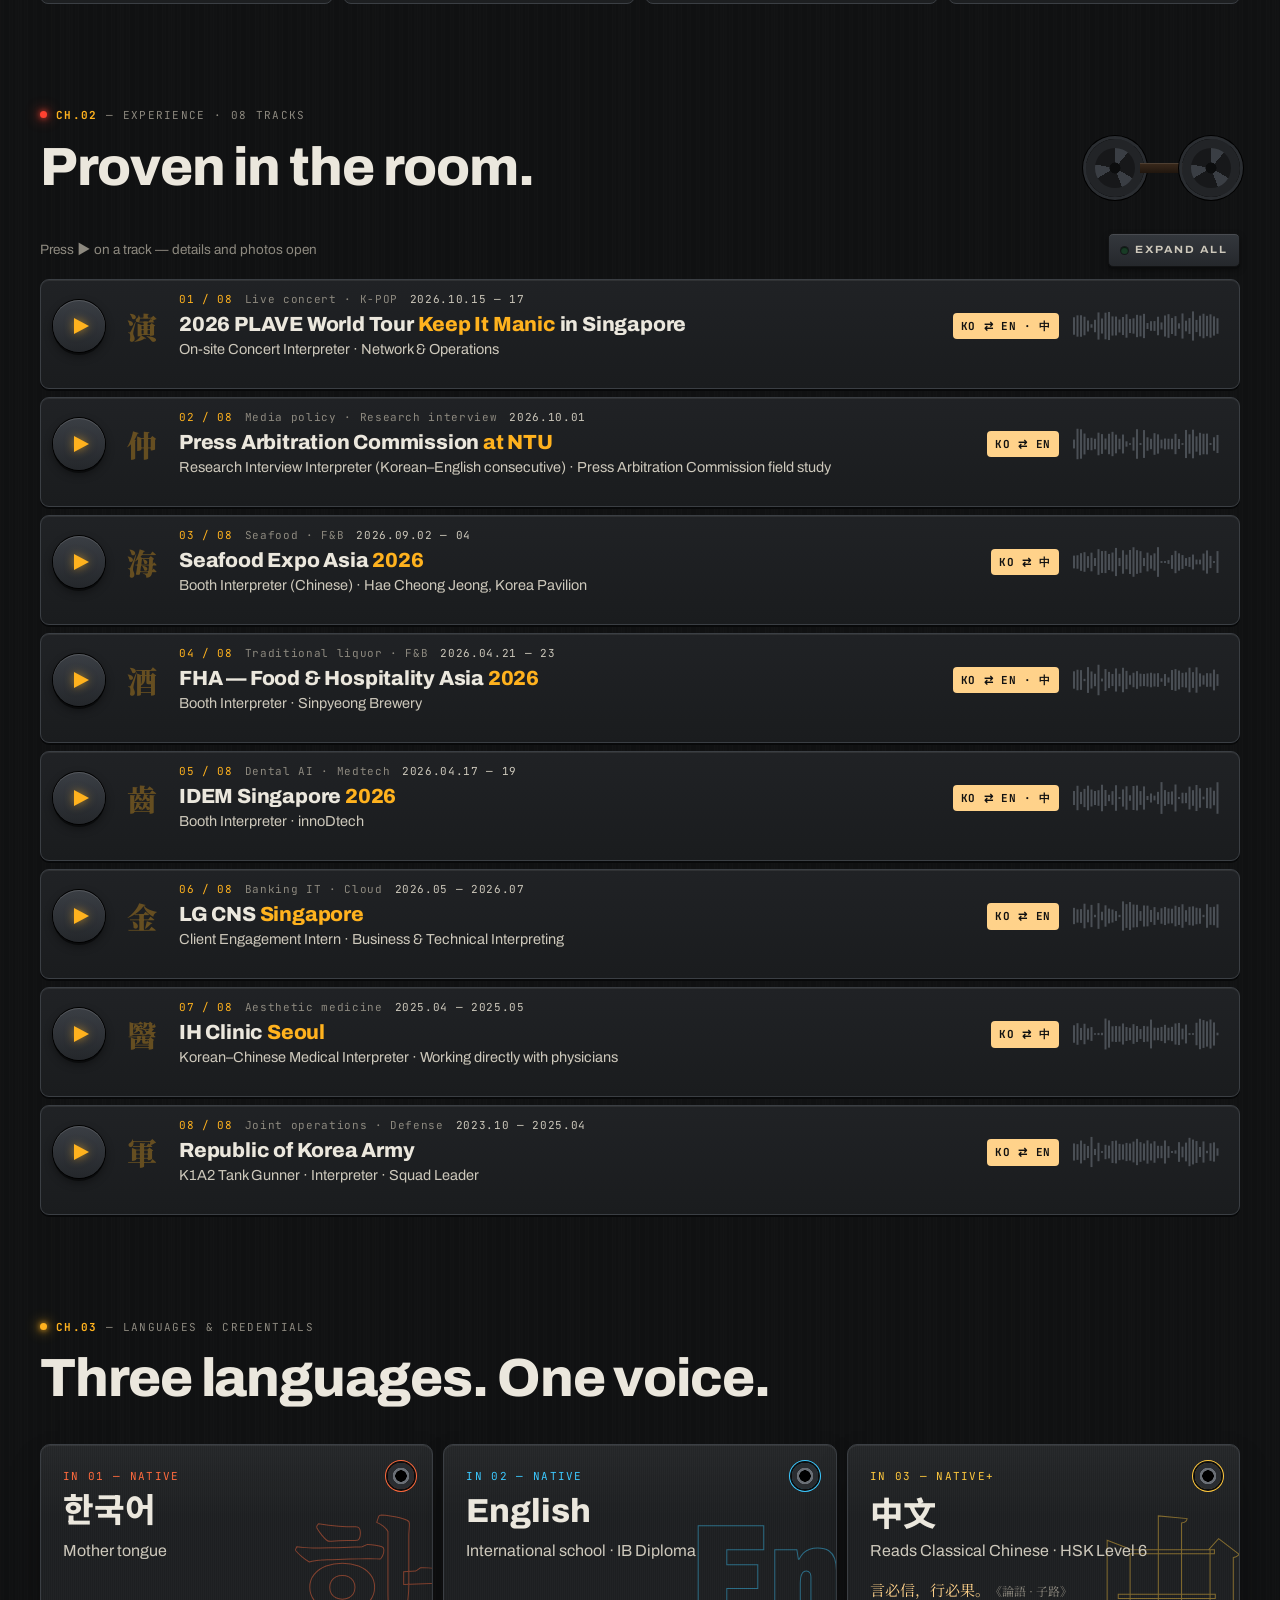
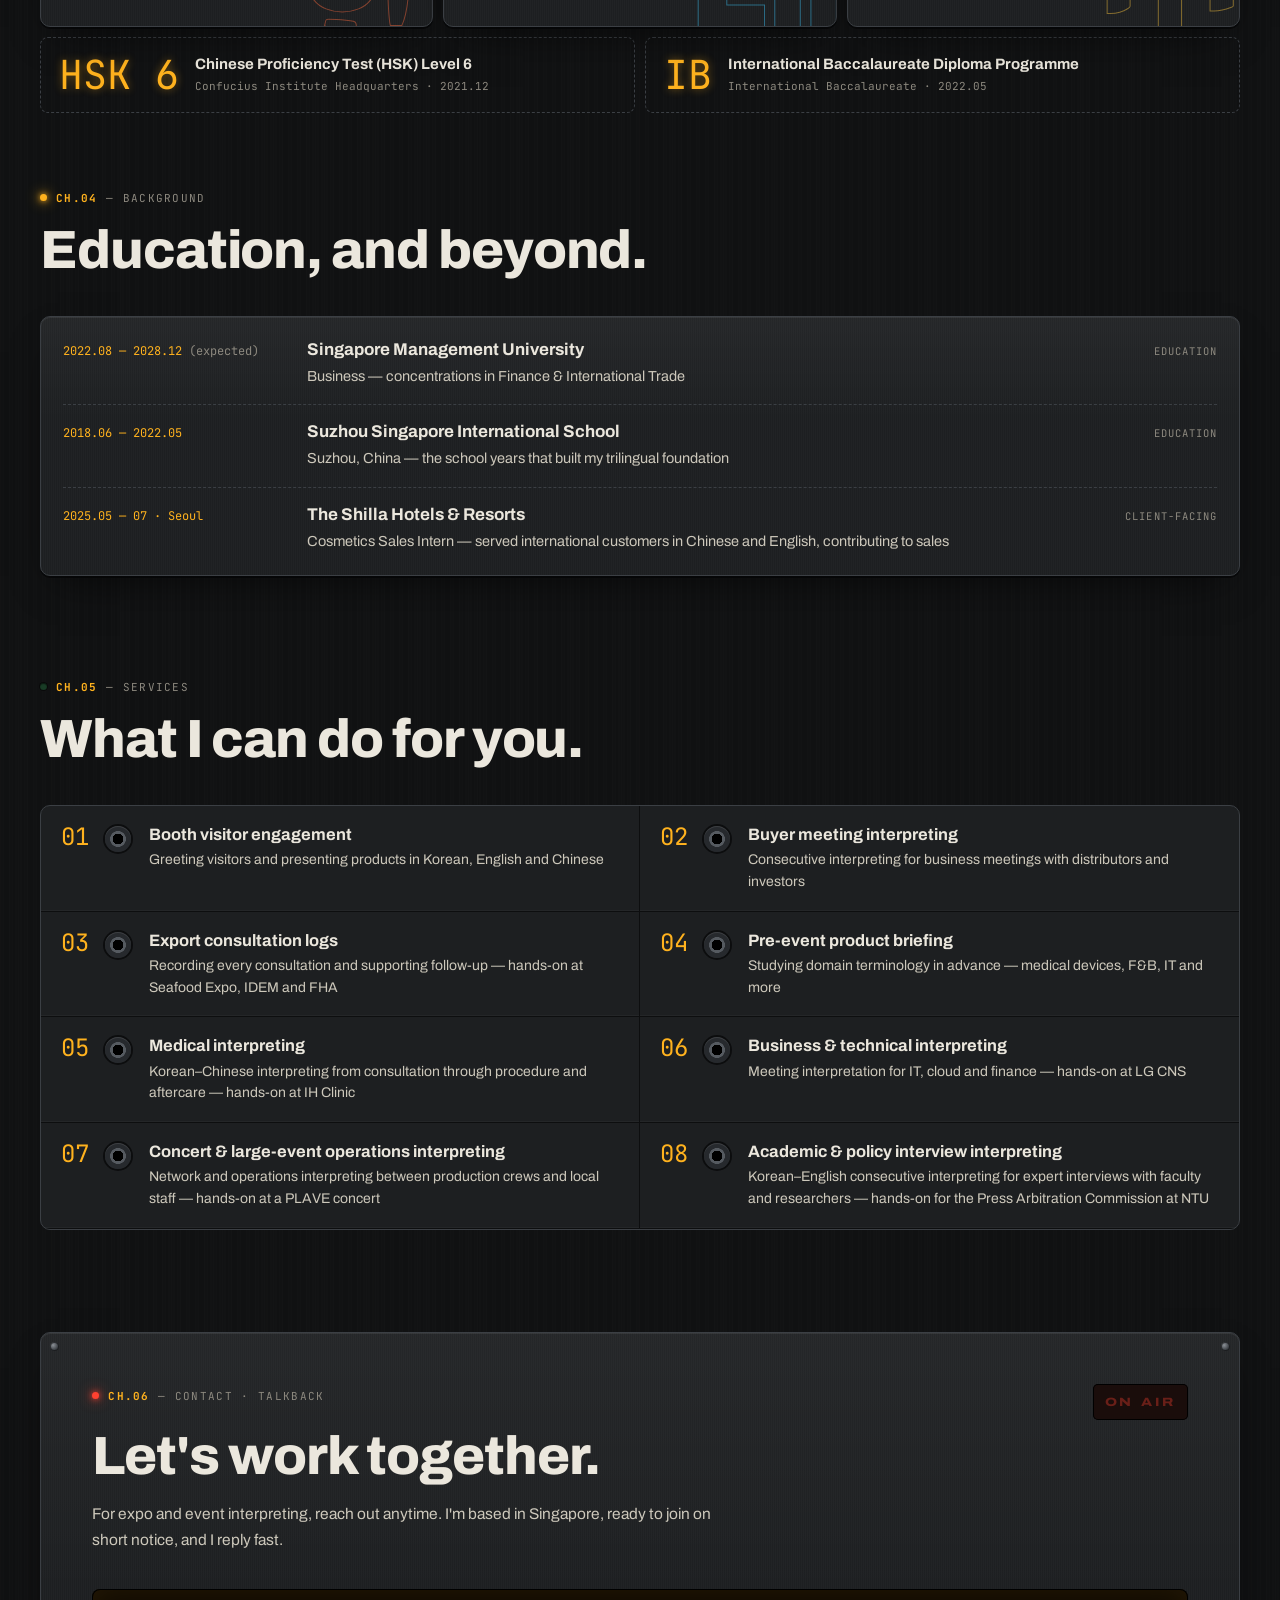
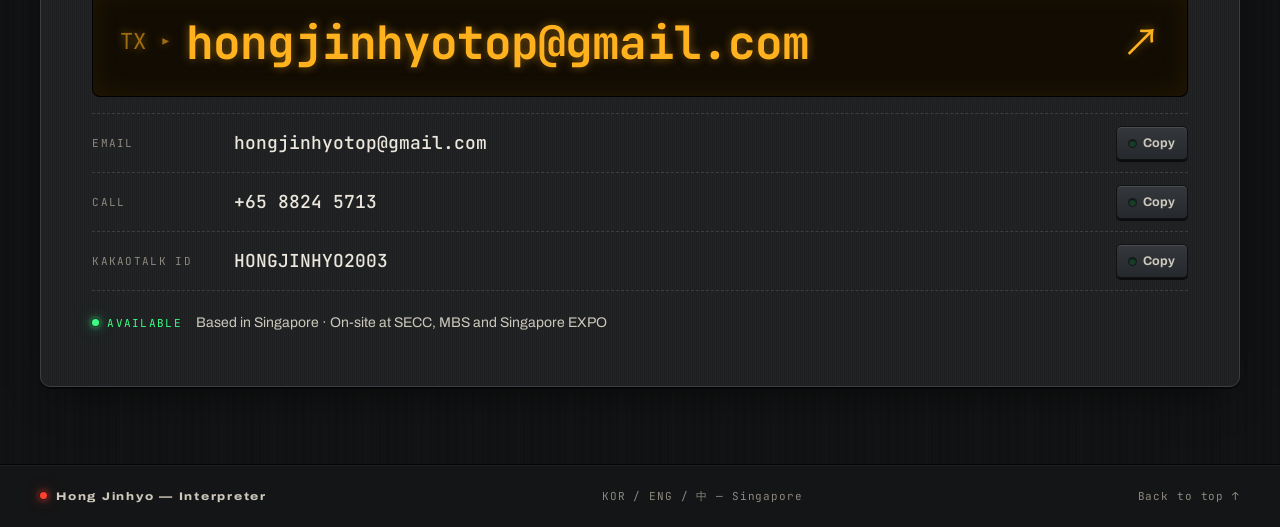
<file: concepts/console/index.html>
<!DOCTYPE html>
<html lang="ko">
<head>
<meta charset="UTF-8">
<meta name="viewport" content="width=device-width, initial-scale=1.0, viewport-fit=cover">
<title>홍진효 Hong Jinhyo — Interpreter Console · KOR / ENG / 中</title>
<meta name="description" content="한국어·영어·중국어 트라이링구얼 통역사 홍진효. Trilingual Korean–English–Chinese interpreter based in Singapore. (Concept prototype: CONSOLE)">
<meta name="robots" content="noindex">
<meta name="theme-color" content="#141516">
<link rel="icon" href="../../assets/favicon.svg" type="image/svg+xml">
<link rel="preconnect" href="https://fonts.googleapis.com">
<link rel="preconnect" href="https://fonts.gstatic.com" crossorigin>
<link href="https://fonts.googleapis.com/css2?family=Archivo:wdth,wght@62..125,400..800&family=JetBrains+Mono:wght@400;500;700&family=VT323&family=Noto+Sans+KR:wght@400;500;700;900&family=Noto+Sans+SC:wght@400;500;700;900&display=swap" rel="stylesheet">
<script>
/* decide FX level before first paint */
(function(){
  var h = document.documentElement, fx = null, lite = false;
  h.classList.add('js');
  try { fx = new URLSearchParams(location.search).get('fx') || localStorage.getItem('jin-fx'); } catch(e){}
  var R = window.matchMedia && matchMedia('(prefers-reduced-motion: reduce)').matches;
  var c = navigator.connection, save = c && c.saveData;
  var low = (navigator.deviceMemory && navigator.deviceMemory <= 2) || (navigator.hardwareConcurrency && navigator.hardwareConcurrency <= 2);
  if (R) h.classList.add('reduce');
  if (fx === 'off') lite = true;
  else if (fx !== 'on' && (R || save || low)) lite = true;
  if (lite) h.classList.add('lite');
  if (fx === 'on') h.classList.add('fx-forced');
})();
</script>
<link href="https://fonts.googleapis.com/css2?family=Noto+Serif+KR:wght@700;900&amp;text=%E6%BC%94%E4%BB%B2%E6%B5%B7%E9%85%92%E9%BD%92%E9%87%91%E9%86%AB%E8%BB%8D%ED%95%9C%E4%B8%AD%E8%A8%80%E5%BF%85%E4%BF%A1%EF%BC%8C%E8%A1%8C%E6%9E%9C%E3%80%82%E3%80%8A%E8%AB%96%E8%AA%9E%C2%B7%E5%AD%90%E8%B7%AF%E3%80%8B%20&amp;display=swap" rel="stylesheet">
<link rel="stylesheet" href="console.css">
</head>
<body>

<a class="skip" href="#tracks">Skip to experience</a>

<!-- ============ TOP RAIL ============ -->
<header class="rail" id="rail">
  <a class="plate" href="#top" aria-label="Hong Jinhyo — top">
    <i class="led led-r on" aria-hidden="true"></i>
    <span class="plate-name">HONG JINHYO</span>
    <span class="plate-model" aria-hidden="true">IB-3 · Interpreter Booth Console</span>
  </a>

  <div class="rail-mid" aria-hidden="true">
    <span class="lcd-sm" id="railCounter">0000</span>
    <span class="rail-sec" id="railSec">CH.00 — ON AIR</span>
  </div>

  <div class="rail-right">
    <div class="ch-sel" role="group" aria-label="Language">
      <button type="button" data-lang="ko" aria-pressed="true" lang="ko"><i class="led led-ko" aria-hidden="true"></i>KOR</button>
      <button type="button" data-lang="en" aria-pressed="false" lang="en"><i class="led led-en" aria-hidden="true"></i>ENG</button>
      <button type="button" data-lang="zh" aria-pressed="false" lang="zh-Hans"><i class="led led-zh" aria-hidden="true"></i>中文</button>
    </div>
    <button type="button" class="key key-snd" id="sndBtn" aria-pressed="false" aria-label="Button sounds">
      <i class="led led-a" aria-hidden="true"></i>
      <svg viewBox="0 0 24 24" aria-hidden="true"><path d="M4 9h4l5-4v14l-5-4H4z"/><path class="wv" d="M16.5 8.5a5 5 0 0 1 0 7M19 6a8.5 8.5 0 0 1 0 12"/></svg>
      <span class="key-t">SND</span>
    </button>
    <a class="key key-cta" href="#contact" aria-label="Contact">
      <svg viewBox="0 0 24 24" aria-hidden="true"><rect x="3" y="5.5" width="18" height="13" rx="1.5"/><path d="M3.5 6.5l8.5 6.5 8.5-6.5"/></svg>
      <span class="key-t">CONTACT</span>
    </a>
  </div>
  <div class="rail-prog" id="railProg" aria-hidden="true"></div>
</header>

<main>

<!-- ============ CONSOLE (HERO) ============ -->
<section class="console" id="top" data-sec="CH.00 — ON AIR">
  <div class="console-grid">

    <!-- monitor -->
    <div class="monitor panel screws">
      <div class="crt" id="crt">
        <canvas class="scope" id="scope" aria-hidden="true"></canvas>
        <canvas class="noise" id="noise" aria-hidden="true"></canvas>
        <div class="crt-in" id="crtIn">
          <div class="osd" aria-hidden="true">
            <span class="osd-rec"><i></i>REC</span>
            <span>BOOTH 01</span>
            <span id="osdRoute">KOR → ENG</span>
            <span class="osd-tc" id="tc">00:00:00:00</span>
          </div>

          <p class="crt-kicker">Trilingual Interpreter — KOR / ENG / 中 — Singapore</p>
          <h1 class="crt-name"><span class="n-ko">홍진효</span><span class="n-en">Hong Jinhyo — <i>Jin</i></span></h1>

          <p class="sr">말은 달라도, 뜻은 하나로. — Different words. One meaning. — 言语不同，心意相通。</p>
          <p class="statement" id="statement" aria-hidden="true">
            <span class="st-line" lang="ko">말은 달라도,</span>
            <span class="st-line" lang="ko">뜻은 하나로.</span>
          </p>
          <p class="subtitle" aria-hidden="true"><span class="sub-tag" id="subTag">KOR → ENG</span><span class="sub-text" id="subText" lang="en">Different words. One meaning.</span><span class="cursor"></span></p>

          <figure class="pip">
            <img src="../../assets/portrait.jpg" alt="홍진효 프로필 사진 / Portrait of Hong Jinhyo" width="600" height="600">
            <figcaption aria-hidden="true"><i></i>CAM 1</figcaption>
          </figure>
        </div>
        <div class="crt-glass" aria-hidden="true"></div>
      </div>
      <div class="monitor-foot" aria-hidden="true">
        <span class="silk">JIN-TRON · PVM-03 · TRILINGUAL MONITOR</span>
        <span class="mf-leds"><i class="led led-g on"></i><i class="led led-a" id="sigLed"></i></span>
      </div>
    </div>

    <!-- mixer -->
    <div class="mixer panel screws" id="mixer">
      <div class="mixer-head">
        <span class="silk">INTERPRETATION CHANNELS</span>
        <span class="silk dim" data-ui="hint">페이더를 올리면 사이트 언어가 바뀝니다</span>
      </div>

      <div class="strips">
        <div class="strip" data-lang="ko" style="--ch:var(--ko)">
          <div class="strip-top"><span class="silk">CH 1</span><i class="led led-ko" aria-hidden="true"></i></div>
          <div class="dial-wrap">
            <div class="dial" role="slider" tabindex="0" aria-label="KOR gain" data-dial="gain-ko" data-v="0.72"><span class="dial-arc"></span><span class="dial-knob"><i></i></span></div>
            <span class="silk sm">GAIN</span>
          </div>
          <div class="fs">
            <div class="meters" aria-hidden="true"><div class="meter"><i class="pk"></i></div><div class="meter"><i class="pk"></i></div></div>
            <div class="fader" role="slider" tabindex="0" aria-label="KOR channel fader — Korean" aria-orientation="vertical" aria-valuemin="0" aria-valuemax="100" data-lang="ko">
              <span class="fader-slot"></span>
              <span class="fader-scale" aria-hidden="true"><b>+10</b><b>5</b><b>0</b><b>5</b><b>10</b><b>20</b><b>40</b><b>∞</b></span>
              <span class="fader-cap"><i></i></span>
            </div>
          </div>
          <button type="button" class="sel" data-lang="ko" lang="ko" aria-label="한국어">KOR<small>한국어</small></button>
        </div>

        <div class="strip" data-lang="en" style="--ch:var(--en)">
          <div class="strip-top"><span class="silk">CH 2</span><i class="led led-en" aria-hidden="true"></i></div>
          <div class="dial-wrap">
            <div class="dial" role="slider" tabindex="0" aria-label="ENG gain" data-dial="gain-en" data-v="0.66"><span class="dial-arc"></span><span class="dial-knob"><i></i></span></div>
            <span class="silk sm">GAIN</span>
          </div>
          <div class="fs">
            <div class="meters" aria-hidden="true"><div class="meter"><i class="pk"></i></div><div class="meter"><i class="pk"></i></div></div>
            <div class="fader" role="slider" tabindex="0" aria-label="ENG channel fader — English" aria-orientation="vertical" aria-valuemin="0" aria-valuemax="100" data-lang="en">
              <span class="fader-slot"></span>
              <span class="fader-scale" aria-hidden="true"><b>+10</b><b>5</b><b>0</b><b>5</b><b>10</b><b>20</b><b>40</b><b>∞</b></span>
              <span class="fader-cap"><i></i></span>
            </div>
          </div>
          <button type="button" class="sel" data-lang="en" lang="en" aria-label="English">ENG<small>English</small></button>
        </div>

        <div class="strip" data-lang="zh" style="--ch:var(--zh)">
          <div class="strip-top"><span class="silk">CH 3</span><i class="led led-zh" aria-hidden="true"></i></div>
          <div class="dial-wrap">
            <div class="dial" role="slider" tabindex="0" aria-label="中 gain" data-dial="gain-zh" data-v="0.8"><span class="dial-arc"></span><span class="dial-knob"><i></i></span></div>
            <span class="silk sm">GAIN</span>
          </div>
          <div class="fs">
            <div class="meters" aria-hidden="true"><div class="meter"><i class="pk"></i></div><div class="meter"><i class="pk"></i></div></div>
            <div class="fader" role="slider" tabindex="0" aria-label="中 channel fader — 中文" aria-orientation="vertical" aria-valuemin="0" aria-valuemax="100" data-lang="zh">
              <span class="fader-slot"></span>
              <span class="fader-scale" aria-hidden="true"><b>+10</b><b>5</b><b>0</b><b>5</b><b>10</b><b>20</b><b>40</b><b>∞</b></span>
              <span class="fader-cap"><i></i></span>
            </div>
          </div>
          <button type="button" class="sel" data-lang="zh" lang="zh-Hans" aria-label="中文">中文<small>Mandarin</small></button>
        </div>
      </div>

      <div class="master">
        <div class="dial-wrap">
          <div class="dial dial-sm" role="slider" tabindex="0" aria-label="CRT noise" data-dial="noise" data-v="0.35"><span class="dial-arc"></span><span class="dial-knob"><i></i></span></div>
          <span class="silk sm">NOISE</span>
        </div>
        <div class="dial-wrap">
          <div class="dial dial-sm" role="slider" tabindex="0" aria-label="CRT glow" data-dial="glow" data-v="0.55"><span class="dial-arc"></span><span class="dial-knob"><i></i></span></div>
          <span class="silk sm">GLOW</span>
        </div>
        <div class="dial-wrap">
          <div class="dial dial-sm" role="slider" tabindex="0" aria-label="Scope time base" data-dial="time" data-v="0.4"><span class="dial-arc"></span><span class="dial-knob"><i></i></span></div>
          <span class="silk sm">TIME/DIV</span>
        </div>
        <div class="master-keys">
          <button type="button" class="key key-mic" id="micBtn" aria-pressed="false"><i class="led led-r" aria-hidden="true"></i><span class="key-t" id="micT">MIC</span></button>
          <button type="button" class="key key-fx" id="fxBtn" aria-pressed="true"><i class="led led-g" aria-hidden="true"></i><span class="key-t">FX</span></button>
        </div>
        <div class="onair" id="onair" aria-hidden="true">ON AIR</div>
      </div>
    </div>

    <!-- lede + quick actions -->
    <div class="hero-foot">
      <p class="lede" data-i18n="hero.lede">세 개의 언어로, 현장의 대화를 매끄럽게 연결합니다.</p>
      <div class="hero-act">
        <a class="btn btn-play" href="#tracks"><span class="tri" aria-hidden="true"></span>TRACKS <b>08</b></a>
        <a class="btn" href="#contact">CONTACT <span aria-hidden="true">↘</span></a>
      </div>
    </div>
  </div>
</section>

<!-- ============ BRIEF (INTRO) ============ -->
<section class="sec" id="intro" data-sec="CH.01 — BRIEF">
  <div class="wrap">
    <header class="sec-head">
      <p class="sec-k"><i class="led led-g"></i><b>CH.01</b> — Introduction</p>
      <h2 class="sec-t quote" data-i18n="intro.quote">전시장에서, 협상 테이블에서, 진료실에서, 공연장에서 — 그리고 실전 훈련 현장에서.</h2>
    </header>

    <div class="brief panel screws">
      <div class="brief-text">
        <p data-i18n="intro.p1">한국어·영어·중국어를 모두 <strong>원어민 수준</strong>으로 구사하는 트라이링구얼 통역사입니다. 중국 쑤저우에서 학창 시절을 보내며 익힌 중국어는 일상 회화를 넘어 <strong>고문(문언문) 독해</strong>까지 가능하고, 현재는 싱가포르 SMU에서 금융을 전공하며 <strong>비즈니스 현장의 언어</strong>를 함께 익히고 있습니다.</p>
        <p data-i18n="intro.p2">Seafood Expo Asia·IDEM·FHA 등 싱가포르 국제 박람회 부스 통역, PLAVE 콘서트 현장의 네트워크·운영 통역, 언론중재위원회의 NTU 전문가 인터뷰 통역, LG CNS의 글로벌 뱅킹 기술 통역, 피부과 클리닉 의료 통역, 한미 연합훈련 통역병 복무까지 — 다양한 환경에서 <strong>실시간 통역</strong>을 수행해왔습니다.</p>
      </div>
      <dl class="facts">
        <div><dt>Based</dt><dd>Singapore</dd></div>
        <div><dt>Raised</dt><dd>Suzhou, China — 2018–22</dd></div>
        <div><dt>Study</dt><dd>SMU — Finance</dd></div>
        <div><dt>Served</dt><dd>ROK Army — Interpreter</dd></div>
      </dl>
    </div>

    <div class="lcds">
      <div class="lcd"><div class="lcd-v" data-count="3"><span class="ghost8" aria-hidden="true">88</span><span class="v">03</span></div><p data-i18n="stat.1">구사 언어</p></div>
      <div class="lcd"><div class="lcd-v" data-count="5"><span class="ghost8" aria-hidden="true">88</span><span class="v">05</span></div><p data-i18n="stat.2">2026 싱가포르 현장 통역</p></div>
      <div class="lcd"><div class="lcd-v" data-count="30"><sup>~</sup><span class="ghost8" aria-hidden="true">88</span><span class="v">30</span></div><p data-i18n="stat.3">의료 통역 하루 응대 고객</p></div>
      <div class="lcd"><div class="lcd-v" data-count="15"><span class="ghost8" aria-hidden="true">88</span><span class="v">15</span></div><p data-i18n="stat.4">분대장으로 이끈 분대원</p></div>
    </div>
  </div>
</section>

<!-- ============ TRACKS (EXPERIENCE) ============ -->
<section class="sec" id="tracks" data-sec="CH.02 — TRACKS">
  <div class="wrap">
    <header class="sec-head sec-head-row">
      <div>
        <p class="sec-k"><i class="led led-r"></i><b>CH.02</b> — Experience · 08 Tracks</p>
        <h2 class="sec-t" data-i18n="work.title">현장이 증명합니다.</h2>
      </div>
      <div class="reels" aria-hidden="true"><span class="reel" id="reelL"></span><span class="tape"></span><span class="reel" id="reelR"></span></div>
    </header>

    <div class="tr-bar">
      <p class="tr-hint" data-ui="tracks">▶ 재생 버튼을 누르면 경력 내용과 사진이 열립니다</p>
      <button type="button" class="key key-all" id="allBtn" aria-pressed="false"><i class="led led-g" aria-hidden="true"></i><span class="key-t" data-ui="all">전체 펼치기</span></button>
    </div>

    <ol class="tracks" id="trackList">

      <li class="track" data-seed="11">
        <div class="trk-head">
          <button type="button" class="trk-play" aria-expanded="false" aria-controls="trk-0" aria-label="Play track 01"><span class="ic" aria-hidden="true"></span></button>
          <span class="trk-glyph" aria-hidden="true">演</span>
          <div class="trk-main">
            <p class="trk-meta"><span class="trk-no">01 / 08</span><span class="trk-dom">Live concert · K-POP</span><span class="trk-date">2026.10.15 — 17</span></p>
            <h3 class="trk-org">2026 PLAVE World Tour <i>Keep It Manic</i> in Singapore</h3>
            <p class="trk-role" data-i18n="w0.role">공연 현장 통역 요원 · 네트워크·운영</p>
          </div>
          <span class="trk-pair">KO ⇄ EN · 中</span>
          <canvas class="trk-mini" aria-hidden="true"></canvas>
        </div>
        <div class="trk-body" id="trk-0">
          <div class="trk-inner">
            <figure class="tv tv-poster">
              <img class="tv-bg" src="../../assets/plave-keep-it-manic.webp" alt="" aria-hidden="true" loading="lazy" width="956" height="1196">
              <img class="tv-img contain" src="../../assets/plave-keep-it-manic.webp" alt="2026 PLAVE World Tour ‘Keep It Manic’ in Singapore 공식 포스터" loading="lazy" width="956" height="1196">
              <span class="tv-tag">Official poster</span>
              <figcaption class="l3"><b>KO ⇄ EN · 中</b><span>PLAVE LIVE Production</span></figcaption>
            </figure>
            <div class="trk-text">
              <p class="trk-place">APEX @ EXPO · Singapore EXPO</p>
              <p class="trk-desc" data-i18n="w0.desc">한국 제작진과 현지 프로모터·스태프 사이에서 한국어·영어·중국어로 네트워크 및 운영 통역을 담당했습니다. 3일간 한국 엔지니어와 현지 IT·운영 인력의 기술 협의와 현장 운영 소통을 실시간으로 연결했고, 이슈가 빠르게 오가는 공연 환경에서 양측의 의사를 중립적으로 정확히 전달하는 데 집중했습니다.</p>
            </div>
            <div class="transport" aria-hidden="true"><canvas class="trk-wave"></canvas><span class="tp-led"></span><span class="tp-tc">00:00:00</span></div>
          </div>
        </div>
      </li>

      <li class="track" data-seed="23">
        <div class="trk-head">
          <button type="button" class="trk-play" aria-expanded="false" aria-controls="trk-1" aria-label="Play track 02"><span class="ic" aria-hidden="true"></span></button>
          <span class="trk-glyph" aria-hidden="true">仲</span>
          <div class="trk-main">
            <p class="trk-meta"><span class="trk-no">02 / 08</span><span class="trk-dom">Media policy · Research interview</span><span class="trk-date">2026.10.01</span></p>
            <h3 class="trk-org">Press Arbitration Commission <i>at NTU</i></h3>
            <p class="trk-role" data-i18n="w8.role">연구 인터뷰 통역 (한-영 순차) · 언론중재위원회 해외 조사</p>
          </div>
          <span class="trk-pair">KO ⇄ EN</span>
          <canvas class="trk-mini" aria-hidden="true"></canvas>
        </div>
        <div class="trk-body" id="trk-1">
          <div class="trk-inner">
            <figure class="tv tv-logos">
              <span class="tv-glyph" aria-hidden="true">仲</span>
              <span class="tv-bridge" aria-hidden="true">KO ⇄ EN</span>
              <span class="logo-tile"><img src="../../assets/pac-logo.png" alt="언론중재위원회 Press Arbitration Commission" loading="lazy" width="480" height="339"></span>
              <span class="logo-tile"><img src="../../assets/ntu-logo.png" alt="Nanyang Technological University" loading="lazy" width="738" height="264"></span>
              <figcaption class="l3"><b>KO ⇄ EN</b><span>Expert interviews ×2 · NTU</span></figcaption>
            </figure>
            <div class="trk-text">
              <p class="trk-place">Wee Kim Wee School of Comm. &amp; Information · NTU</p>
              <p class="trk-desc" data-i18n="w8.desc">한국 언론중재위원회의 싱가포르 현지 조사에 동행해, NTU 커뮤니케이션 학부 교수진과의 전문가 인터뷰 두 건을 한-영 순차 통역했습니다. 사전에 위원회 영문 자료와 질문지로 조정·중재·정정보도 등 언론 분쟁 용어를 정리했고, 싱가포르의 언론 피해 구제 방식, 플랫폼 확산에 따른 정정보도의 한계, POFMA, 뉴스 제작에 AI가 쓰이며 생기는 쟁점 같은 정책·학술 논의를 정확히 옮겼습니다.</p>
            </div>
            <div class="transport" aria-hidden="true"><canvas class="trk-wave"></canvas><span class="tp-led"></span><span class="tp-tc">00:00:00</span></div>
          </div>
        </div>
      </li>

      <li class="track" data-seed="37">
        <div class="trk-head">
          <button type="button" class="trk-play" aria-expanded="false" aria-controls="trk-2" aria-label="Play track 03"><span class="ic" aria-hidden="true"></span></button>
          <span class="trk-glyph" aria-hidden="true">海</span>
          <div class="trk-main">
            <p class="trk-meta"><span class="trk-no">03 / 08</span><span class="trk-dom">Seafood · F&amp;B</span><span class="trk-date">2026.09.02 — 04</span></p>
            <h3 class="trk-org">Seafood Expo Asia <i>2026</i></h3>
            <p class="trk-role" data-i18n="w1.role">전시 통역 요원 (중국어) · 해청정 부스, 한국관</p>
          </div>
          <span class="trk-pair">KO ⇄ 中</span>
          <canvas class="trk-mini" aria-hidden="true"></canvas>
        </div>
        <div class="trk-body" id="trk-2">
          <div class="trk-inner">
            <figure class="tv">
              <img class="tv-img" src="../../assets/seafood-expo.jpg" alt="Seafood Expo Asia 2026 해청정 부스에서 제품을 소개하는 모습" loading="lazy" width="1100" height="1214" style="object-position:50% 22%">
              <figcaption class="l3"><b>KO ⇄ 中</b><span>Hae Cheong Jeong · Korea Pavilion</span></figcaption>
            </figure>
            <div class="trk-text">
              <p class="trk-place">Sands Expo &amp; Convention Centre · Singapore</p>
              <p class="trk-desc" data-i18n="w1.desc">전시대행사 하이퍼스를 통해 한국관 참가사 해청정(해초미인) 부스의 중국어 통역을 전담했습니다. 해초·두부·다시마·검은콩 면 등 즉석 저칼로리 건강면 제품군의 특징(글루텐프리·비건 인증, 4無 무첨가, 상온 보관)을 사전에 숙지한 뒤, 3일간 부스를 찾은 중국어권 바이어를 대상으로 제품 소개와 상담을 통역하고 수출상담 일지를 작성했습니다.</p>
            </div>
            <div class="transport" aria-hidden="true"><canvas class="trk-wave"></canvas><span class="tp-led"></span><span class="tp-tc">00:00:00</span></div>
          </div>
        </div>
      </li>

      <li class="track" data-seed="41">
        <div class="trk-head">
          <button type="button" class="trk-play" aria-expanded="false" aria-controls="trk-3" aria-label="Play track 04"><span class="ic" aria-hidden="true"></span></button>
          <span class="trk-glyph" aria-hidden="true">酒</span>
          <div class="trk-main">
            <p class="trk-meta"><span class="trk-no">04 / 08</span><span class="trk-dom">Traditional liquor · F&amp;B</span><span class="trk-date">2026.04.21 — 23</span></p>
            <h3 class="trk-org">FHA — Food &amp; Hospitality Asia <i>2026</i></h3>
            <p class="trk-role" data-i18n="w2.role">전시 통역 요원 · 신평양조장</p>
          </div>
          <span class="trk-pair">KO ⇄ EN · 中</span>
          <canvas class="trk-mini" aria-hidden="true"></canvas>
        </div>
        <div class="trk-body" id="trk-3">
          <div class="trk-inner">
            <figure class="tv">
              <img class="tv-img" src="../../assets/fha.jpg" alt="FHA 2026 신평양조장 부스에서 바이어와 함께한 모습" loading="lazy" width="1200" height="675" style="object-position:34% 50%">
              <figcaption class="l3"><b>KO ⇄ EN · 中</b><span>Sinpyeong Brewery</span></figcaption>
            </figure>
            <div class="trk-text">
              <p class="trk-place">Singapore EXPO</p>
              <p class="trk-desc" data-i18n="w2.desc">전통주 브랜드의 해외 진출을 지원하는 통역으로 참여, 제품 소개부터 현지 디스트리뷰터와의 실질적인 비즈니스 미팅까지 영어와 중국어로 통역했습니다. 단순 언어 전달을 넘어 중국계 바이어와의 상담에서 신뢰를 쌓는 데 집중했으며, 상담 일지 작성을 보조해 담당자가 미팅 후에도 협상 맥락을 정확히 파악할 수 있도록 했습니다.</p>
            </div>
            <div class="transport" aria-hidden="true"><canvas class="trk-wave"></canvas><span class="tp-led"></span><span class="tp-tc">00:00:00</span></div>
          </div>
        </div>
      </li>

      <li class="track" data-seed="53">
        <div class="trk-head">
          <button type="button" class="trk-play" aria-expanded="false" aria-controls="trk-4" aria-label="Play track 05"><span class="ic" aria-hidden="true"></span></button>
          <span class="trk-glyph" aria-hidden="true">齒</span>
          <div class="trk-main">
            <p class="trk-meta"><span class="trk-no">05 / 08</span><span class="trk-dom">Dental AI · Medtech</span><span class="trk-date">2026.04.17 — 19</span></p>
            <h3 class="trk-org">IDEM Singapore <i>2026</i></h3>
            <p class="trk-role" data-i18n="w3.role">전시 통역 요원 · innoDtech</p>
          </div>
          <span class="trk-pair">KO ⇄ EN · 中</span>
          <canvas class="trk-mini" aria-hidden="true"></canvas>
        </div>
        <div class="trk-body" id="trk-4">
          <div class="trk-inner">
            <figure class="tv">
              <img class="tv-img" src="../../assets/idem.jpg" alt="IDEM Singapore 2026 innoDtech 부스 상담 통역 모습" loading="lazy" width="1200" height="675" style="object-position:30% 50%">
              <figcaption class="l3"><b>KO ⇄ EN · 中</b><span>innoDtech · Dr.AlignNavi</span></figcaption>
            </figure>
            <div class="trk-text">
              <p class="trk-place">Marina Bay Sands · Singapore</p>
              <p class="trk-desc" data-i18n="w3.desc">한국 치과 AI 스타트업의 부스 통역을 담당하며, 3일간 부스를 방문한 국내외 바이어와 참관객을 대상으로 한국어-영어 통역을 수행했습니다. 특히 부스를 찾은 중국계 클라이언트 및 협력사와의 상담에서는 중국어로 직접 응대하며 언어 장벽 없는 커뮤니케이션을 이끌었습니다. 사전에 치과의료기기 관련 전문 용어를 숙지해 제품 설명의 정확도를 높였고, 상담 내용을 빠짐없이 기록해 사후 팔로우업이 가능하도록 지원했습니다.</p>
            </div>
            <div class="transport" aria-hidden="true"><canvas class="trk-wave"></canvas><span class="tp-led"></span><span class="tp-tc">00:00:00</span></div>
          </div>
        </div>
      </li>

      <li class="track" data-seed="67">
        <div class="trk-head">
          <button type="button" class="trk-play" aria-expanded="false" aria-controls="trk-5" aria-label="Play track 06"><span class="ic" aria-hidden="true"></span></button>
          <span class="trk-glyph" aria-hidden="true">金</span>
          <div class="trk-main">
            <p class="trk-meta"><span class="trk-no">06 / 08</span><span class="trk-dom">Banking IT · Cloud</span><span class="trk-date">2026.05 — 2026.07</span></p>
            <h3 class="trk-org">LG CNS <i>Singapore</i></h3>
            <p class="trk-role" data-i18n="w4.role">Client Engagement Intern · 비즈니스·기술 통역</p>
          </div>
          <span class="trk-pair">KO ⇄ EN</span>
          <canvas class="trk-mini" aria-hidden="true"></canvas>
        </div>
        <div class="trk-body" id="trk-5">
          <div class="trk-inner">
            <figure class="tv tv-logos">
              <span class="tv-glyph" aria-hidden="true">金</span>
              <span class="logo-tile sq"><img src="../../assets/lgcns.png" alt="LG CNS" loading="lazy" width="320" height="320"></span>
              <span class="tv-tag red">Client-Confidential</span>
              <figcaption class="l3"><b>KO ⇄ EN</b><span>Global banking · APAC</span></figcaption>
            </figure>
            <div class="trk-text">
              <p class="trk-place">Client-confidential project · APAC</p>
              <p class="trk-desc" data-i18n="w4.desc">APAC 지역 글로벌 뱅킹 클라이언트를 대상으로 한 IT 및 클라우드 아키텍처 프로젝트에서 통역을 담당했습니다. 기술 미팅 특성상 도메인 지식과 정확한 용어 이해가 필수적인 환경에서, 복잡한 기술 논의를 실시간으로 정확하게 전달하는 역량을 쌓았습니다. 박람회 통역과는 결이 다른, 고난도 비즈니스·기술 통역 경험입니다.</p>
            </div>
            <div class="transport" aria-hidden="true"><canvas class="trk-wave"></canvas><span class="tp-led"></span><span class="tp-tc">00:00:00</span></div>
          </div>
        </div>
      </li>

      <li class="track" data-seed="79">
        <div class="trk-head">
          <button type="button" class="trk-play" aria-expanded="false" aria-controls="trk-6" aria-label="Play track 07"><span class="ic" aria-hidden="true"></span></button>
          <span class="trk-glyph" aria-hidden="true">醫</span>
          <div class="trk-main">
            <p class="trk-meta"><span class="trk-no">07 / 08</span><span class="trk-dom">Aesthetic medicine</span><span class="trk-date">2025.04 — 2025.05</span></p>
            <h3 class="trk-org">IH Clinic <i>Seoul</i></h3>
            <p class="trk-role" data-i18n="w5.role">한-중 의료 통역 · 원장 및 의료진 직접 통역</p>
          </div>
          <span class="trk-pair">KO ⇄ 中</span>
          <canvas class="trk-mini" aria-hidden="true"></canvas>
        </div>
        <div class="trk-body" id="trk-6">
          <div class="trk-inner">
            <figure class="tv tv-logos">
              <span class="tv-glyph" aria-hidden="true">醫</span>
              <span class="logo-tile sq"><img src="../../assets/ih-clinic.png" alt="IH Clinic" loading="lazy" width="336" height="288"></span>
              <figcaption class="l3"><b>KO ⇄ 中</b><span>Dermatology · ~30 clients / day</span></figcaption>
            </figure>
            <div class="trk-text">
              <p class="trk-place">Dermatology clinic · Seoul</p>
              <p class="trk-desc" data-i18n="w5.desc">피부과 전문 클리닉에서 원장 및 의료진과 중국어권 고객 사이의 실시간 한-중 의료 통역을 담당했습니다. 보톡스·필러·스킨부스터 등 주사 시술, 울쎄라·텐쎄라·써마지 등 리프팅·레이저 기기 시술, 영양주사와 미백주사 등 수액 시술 전 과정에서 상담부터 시술 중 안내, 사후 주의사항까지 통역하며 하루 약 30명의 고객을 응대했습니다. 시술 부위, 용량, 부작용처럼 오역이 곧 안전 문제로 이어지는 의료 용어를 정확히 전달하는 데 집중했습니다.</p>
            </div>
            <div class="transport" aria-hidden="true"><canvas class="trk-wave"></canvas><span class="tp-led"></span><span class="tp-tc">00:00:00</span></div>
          </div>
        </div>
      </li>

      <li class="track" data-seed="83">
        <div class="trk-head">
          <button type="button" class="trk-play" aria-expanded="false" aria-controls="trk-7" aria-label="Play track 08"><span class="ic" aria-hidden="true"></span></button>
          <span class="trk-glyph" aria-hidden="true">軍</span>
          <div class="trk-main">
            <p class="trk-meta"><span class="trk-no">08 / 08</span><span class="trk-dom">Joint operations · Defense</span><span class="trk-date">2023.10 — 2025.04</span></p>
            <h3 class="trk-org" data-i18n="w6.org">대한민국 육군</h3>
            <p class="trk-role" data-i18n="w6.role">K1A2 전차 포수 · 통역병 · 분대장</p>
          </div>
          <span class="trk-pair">KO ⇄ EN</span>
          <canvas class="trk-mini" aria-hidden="true"></canvas>
        </div>
        <div class="trk-body" id="trk-7">
          <div class="trk-inner">
            <figure class="tv">
              <img class="tv-img" src="../../assets/rok-us.jpg" alt="한미연합훈련 작전 브리핑 통역 모습" loading="lazy" width="540" height="360" style="object-position:100% 50%">
              <figcaption class="l3"><b>KO ⇄ EN</b><span>ROK–US Combined Exercise</span></figcaption>
            </figure>
            <div class="trk-text">
              <p class="trk-place">Capital Mechanized Infantry Division · ROK</p>
              <p class="trk-role2" data-i18n="w6.role2">한미 연합작전 통역 · 1년 7개월</p>
              <p class="trk-desc" data-i18n="w6.desc">복무 기간 전반에 걸쳐 한미 연합훈련 시 미군 측과의 작전 브리핑·현장 커뮤니케이션 통역을 수행하며, 압박감 높은 실전 환경에서 오역이 허용되지 않는 통역 역량을 길렀습니다. 동시에 15명 규모 분대를 이끄는 분대장으로서 팀을 관리했고, 만기 전역으로 복무를 마쳤습니다. 통역 실무와 리더십을 동시에 증명하는 이력입니다.</p>
            </div>
            <div class="transport" aria-hidden="true"><canvas class="trk-wave"></canvas><span class="tp-led"></span><span class="tp-tc">00:00:00</span></div>
          </div>
        </div>
      </li>

    </ol>
  </div>
</section>

<!-- ============ INPUTS (LANGUAGES) ============ -->
<section class="sec" id="languages" data-sec="CH.03 — INPUTS">
  <div class="wrap">
    <header class="sec-head">
      <p class="sec-k"><i class="led led-a"></i><b>CH.03</b> — Languages &amp; Credentials</p>
      <h2 class="sec-t" data-i18n="lang.title">세 개의 언어, 하나의 목소리.</h2>
    </header>

    <div class="inputs">
      <div class="input panel" style="--ch:var(--ko)">
        <span class="in-jack" aria-hidden="true"></span>
        <span class="in-glyph" lang="ko" aria-hidden="true">한</span>
        <p class="in-level">IN 01 — Native</p>
        <h3 class="in-name" lang="ko">한국어</h3>
        <p class="in-desc" data-i18n="lang.ko">모국어</p>
      </div>
      <div class="input panel" style="--ch:var(--en)">
        <span class="in-jack" aria-hidden="true"></span>
        <span class="in-glyph" lang="en" aria-hidden="true">En</span>
        <p class="in-level">IN 02 — Native</p>
        <h3 class="in-name" lang="en">English</h3>
        <p class="in-desc" data-i18n="lang.en">국제학교 · IB 디플로마</p>
      </div>
      <div class="input panel" style="--ch:var(--zh)">
        <span class="in-jack" aria-hidden="true"></span>
        <span class="in-glyph" lang="zh-Hans" aria-hidden="true">中</span>
        <p class="in-level">IN 03 — Native+</p>
        <h3 class="in-name" lang="zh-Hans">中文</h3>
        <p class="in-desc" data-i18n="lang.zh">고문(문언문) 독해 가능 · HSK 6급</p>
        <p class="in-classic" lang="zh-Hant">言必信，行必果。<cite>《論語 · 子路》</cite></p>
      </div>
    </div>

    <div class="creds">
      <div class="cred"><span class="cred-big">HSK 6</span><div><p class="cred-t">Chinese Proficiency Test (HSK) Level 6</p><p class="cred-s">Confucius Institute Headquarters · 2021.12</p></div></div>
      <div class="cred"><span class="cred-big">IB</span><div><p class="cred-t">International Baccalaureate Diploma Programme</p><p class="cred-s">International Baccalaureate · 2022.05</p></div></div>
    </div>

    <header class="sec-head sub">
      <p class="sec-k"><i class="led led-a"></i><b>CH.04</b> — Background</p>
      <h2 class="sec-t" data-i18n="bg.title">배움, 그리고 그&nbsp;너머.</h2>
    </header>
    <div class="rows panel">
      <div class="row">
        <span class="r-date">2022.08 — 2028.12 <em data-i18n="bg.exp">(예정)</em></span>
        <div class="r-main"><h3>Singapore Management University</h3><p data-i18n="bg.smu">Business — Finance &amp; International Trade 세부 전공</p></div>
        <span class="r-tag">Education</span>
      </div>
      <div class="row">
        <span class="r-date">2018.06 — 2022.05</span>
        <div class="r-main"><h3>Suzhou Singapore International School</h3><p data-i18n="bg.ssis">중국 쑤저우 소재 — 트라이링구얼 역량의 기반이 된 학창 시절</p></div>
        <span class="r-tag">Education</span>
      </div>
      <div class="row">
        <span class="r-date">2025.05 — 07 · Seoul</span>
        <div class="r-main"><h3>The Shilla Hotels &amp; Resorts</h3><p data-i18n="bg.shilla">화장품 영업 인턴 — 중국어·영어 역량으로 해외 고객 응대 및 매출 기여</p></div>
        <span class="r-tag">Client-facing</span>
      </div>
    </div>
  </div>
</section>

<!-- ============ PATCH BAY (SERVICES) ============ -->
<section class="sec" id="services" data-sec="CH.05 — PATCH BAY">
  <div class="wrap">
    <header class="sec-head">
      <p class="sec-k"><i class="led led-g"></i><b>CH.05</b> — Services</p>
      <h2 class="sec-t" data-i18n="svc.title">이런 통역이 가능합니다.</h2>
    </header>

    <ol class="patch">
      <li class="jack"><span class="j-no">01</span><span class="j-hole" aria-hidden="true"></span><div><h3 data-i18n="svc.1t">부스 방문객 응대</h3><p data-i18n="svc.1d">한·영·중 3개 언어로 참관객 응대 및 제품 설명</p></div></li>
      <li class="jack"><span class="j-no">02</span><span class="j-hole" aria-hidden="true"></span><div><h3 data-i18n="svc.2t">바이어 미팅 통역</h3><p data-i18n="svc.2d">디스트리뷰터·투자자 대상 비즈니스 미팅 순차 통역</p></div></li>
      <li class="jack"><span class="j-no">03</span><span class="j-hole" aria-hidden="true"></span><div><h3 data-i18n="svc.3t">수출상담 일지 작성</h3><p data-i18n="svc.3d">상담 내용 기록 및 사후 팔로우업 지원 — Seafood Expo·IDEM·FHA 현장 실무 경험</p></div></li>
      <li class="jack"><span class="j-no">04</span><span class="j-hole" aria-hidden="true"></span><div><h3 data-i18n="svc.4t">사전 제품 교육 숙지</h3><p data-i18n="svc.4d">의료기기·F&amp;B·IT 등 도메인별 전문 용어 사전 학습</p></div></li>
      <li class="jack"><span class="j-no">05</span><span class="j-hole" aria-hidden="true"></span><div><h3 data-i18n="svc.5t">의료 통역</h3><p data-i18n="svc.5d">상담·시술·사후 관리까지 한-중 의료 통역 — IH Clinic 실무 경험</p></div></li>
      <li class="jack"><span class="j-no">06</span><span class="j-hole" aria-hidden="true"></span><div><h3 data-i18n="svc.6t">비즈니스·기술 통역</h3><p data-i18n="svc.6d">IT·클라우드·금융 등 전문 분야 미팅 통역 — LG CNS 실무 경험</p></div></li>
      <li class="jack"><span class="j-no">07</span><span class="j-hole" aria-hidden="true"></span><div><h3 data-i18n="svc.7t">공연·대형 행사 운영 통역</h3><p data-i18n="svc.7d">제작진과 현지 스태프 간 네트워크·운영 소통 통역 — PLAVE 콘서트 실무 경험</p></div></li>
      <li class="jack"><span class="j-no">08</span><span class="j-hole" aria-hidden="true"></span><div><h3 data-i18n="svc.8t">학술·정책 인터뷰 통역</h3><p data-i18n="svc.8d">교수·연구진 대상 전문가 인터뷰 한-영 순차 통역 — 언론중재위원회 NTU 인터뷰 실무 경험</p></div></li>
    </ol>
  </div>
</section>

<!-- ============ TALKBACK (CONTACT) ============ -->
<section class="sec contact" id="contact" data-sec="CH.06 — TALKBACK">
  <div class="wrap">
    <div class="talkback panel screws">
      <div class="tb-head">
        <p class="sec-k"><i class="led led-r on"></i><b>CH.06</b> — Contact · Talkback</p>
        <div class="tb-lamp" id="tbLamp" aria-hidden="true">ON AIR</div>
      </div>
      <h2 class="sec-t" data-i18n="contact.title">함께 일해요.</h2>
      <p class="c-text" data-i18n="contact.text">박람회·행사 통역 문의는 아래 연락처로 편하게 남겨주세요. 싱가포르 현지에서 바로 투입 가능하며, 빠르게 회신드리겠습니다.</p>

      <a class="big-mail" href="mailto:hongjinhyotop@gmail.com"><span class="bm-k" aria-hidden="true">TX ▸</span><span class="bm-v">hongjinhyotop<wbr>@gmail.com</span><span class="arr" aria-hidden="true">↗</span></a>

      <div class="c-rows">
        <div class="c-row">
          <span class="c-k">Email</span>
          <a class="c-val" href="mailto:hongjinhyotop@gmail.com">hongjinhyotop@gmail.com</a>
          <button type="button" class="copy" data-copy="hongjinhyotop@gmail.com"><i class="led led-g" aria-hidden="true"></i><span data-i18n="ui.copy">복사</span></button>
        </div>
        <div class="c-row">
          <span class="c-k">Call</span>
          <a class="c-val" href="tel:+6588245713">+65 8824 5713</a>
          <button type="button" class="copy" data-copy="+6588245713"><i class="led led-g" aria-hidden="true"></i><span data-i18n="ui.copy">복사</span></button>
        </div>
        <div class="c-row">
          <span class="c-k">KakaoTalk ID</span>
          <span class="c-val">HONGJINHYO2003</span>
          <button type="button" class="copy" data-copy="HONGJINHYO2003"><i class="led led-g" aria-hidden="true"></i><span data-i18n="ui.copy">복사</span></button>
        </div>
      </div>

      <p class="avail"><span class="av-k"><i class="led led-g on"></i>Available</span><span data-i18n="svc.avail">싱가포르 거주 · 현지 출퇴근 가능 · SECC / MBS / Singapore EXPO 전 지역</span></p>
    </div>
  </div>
</section>

</main>

<footer class="foot">
  <div class="wrap foot-in">
    <a class="plate" href="#top"><i class="led led-r on" aria-hidden="true"></i><span class="plate-name">Hong Jinhyo — Interpreter</span></a>
    <span>KOR / ENG / 中 — Singapore</span>
    <a href="#top">Back to top ↑</a>
  </div>
</footer>

<div class="toast" id="toast" role="status" aria-live="polite"></div>

<script src="i18n.js"></script>
<script src="console.js"></script>
</body>
</html>
</file>
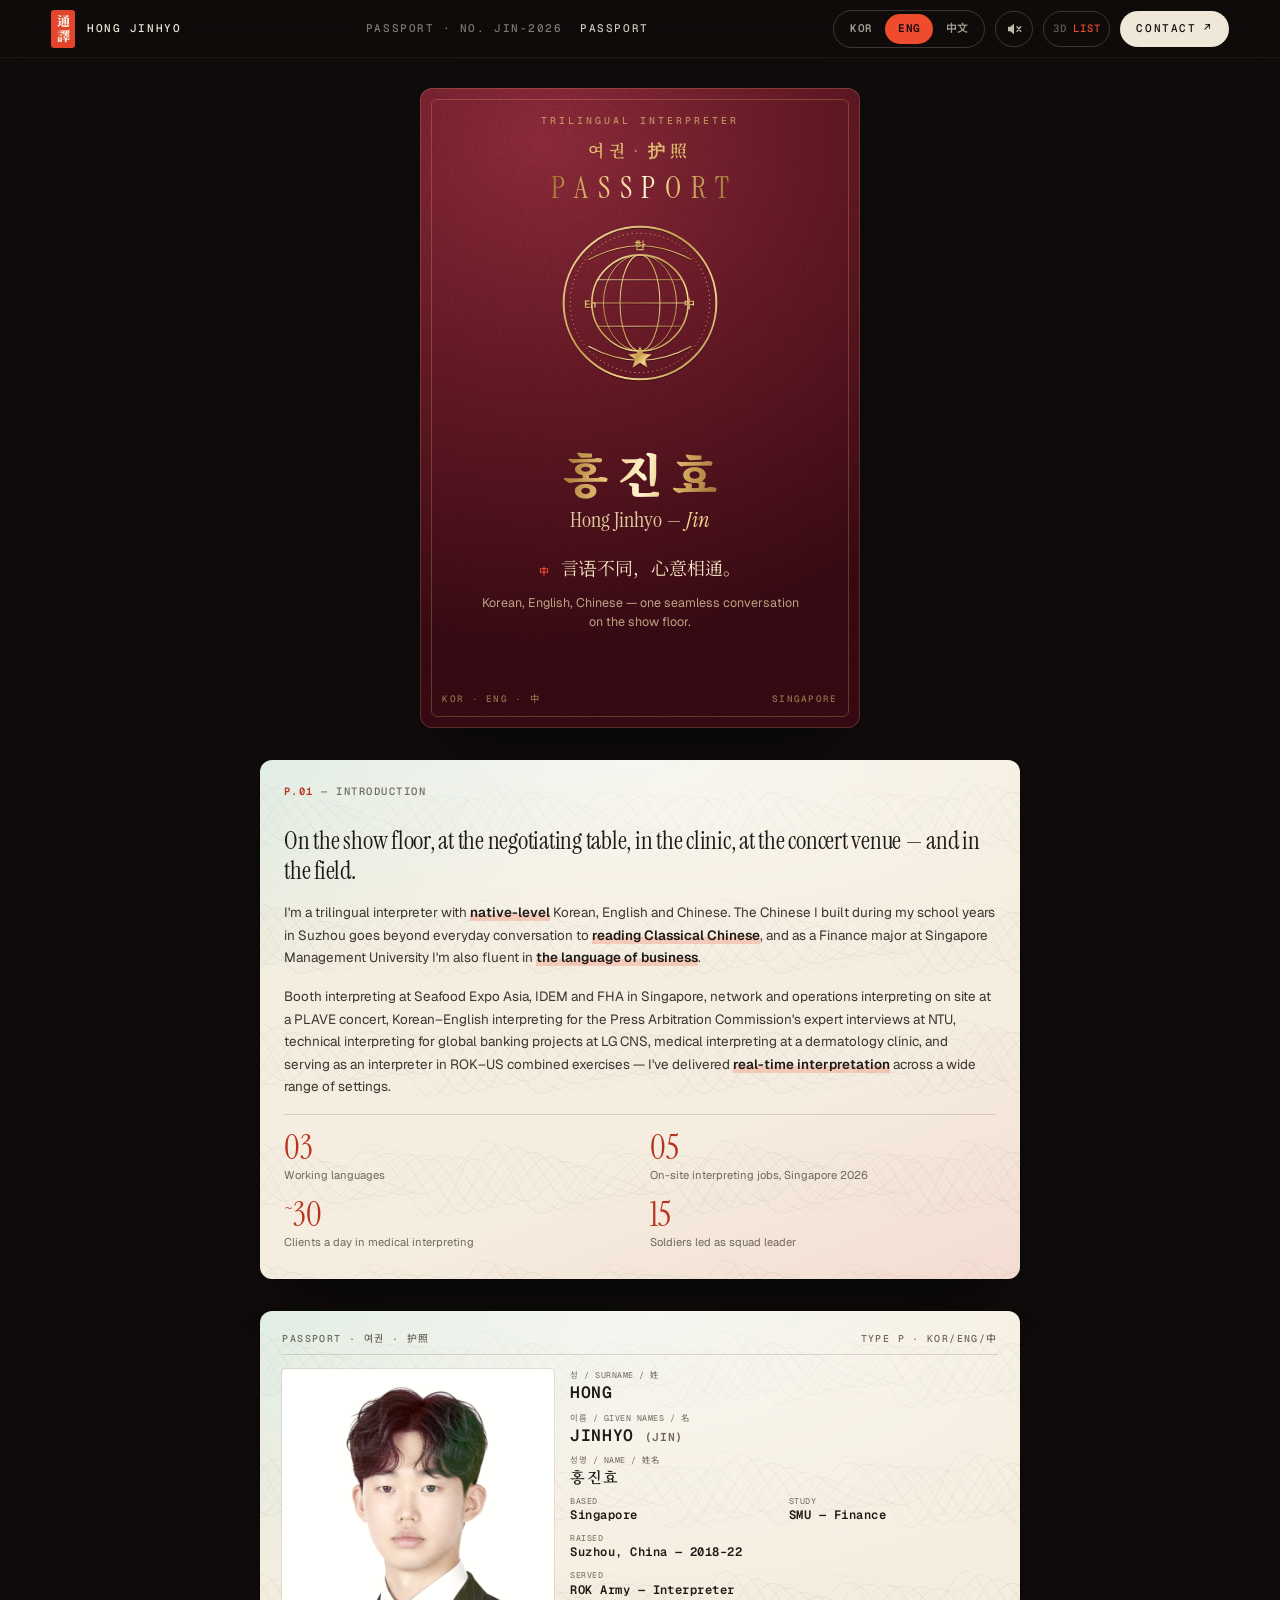
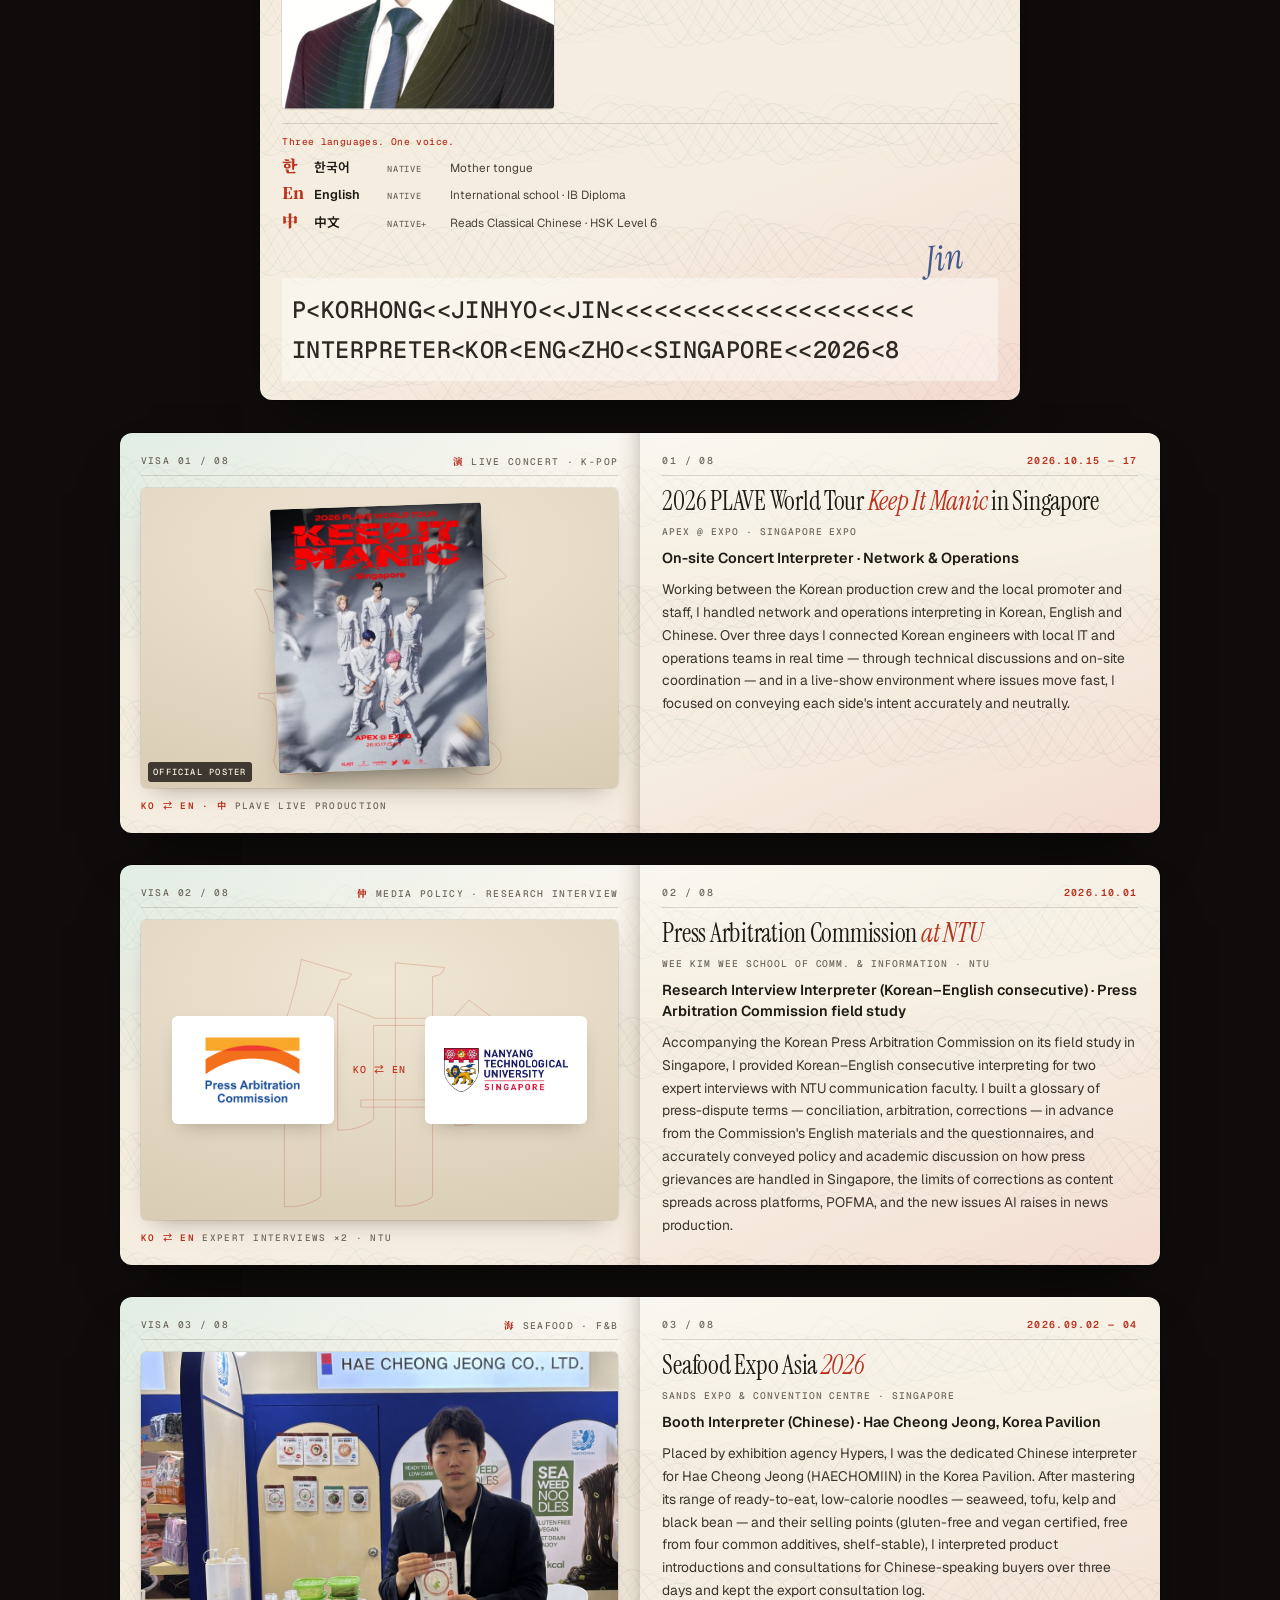
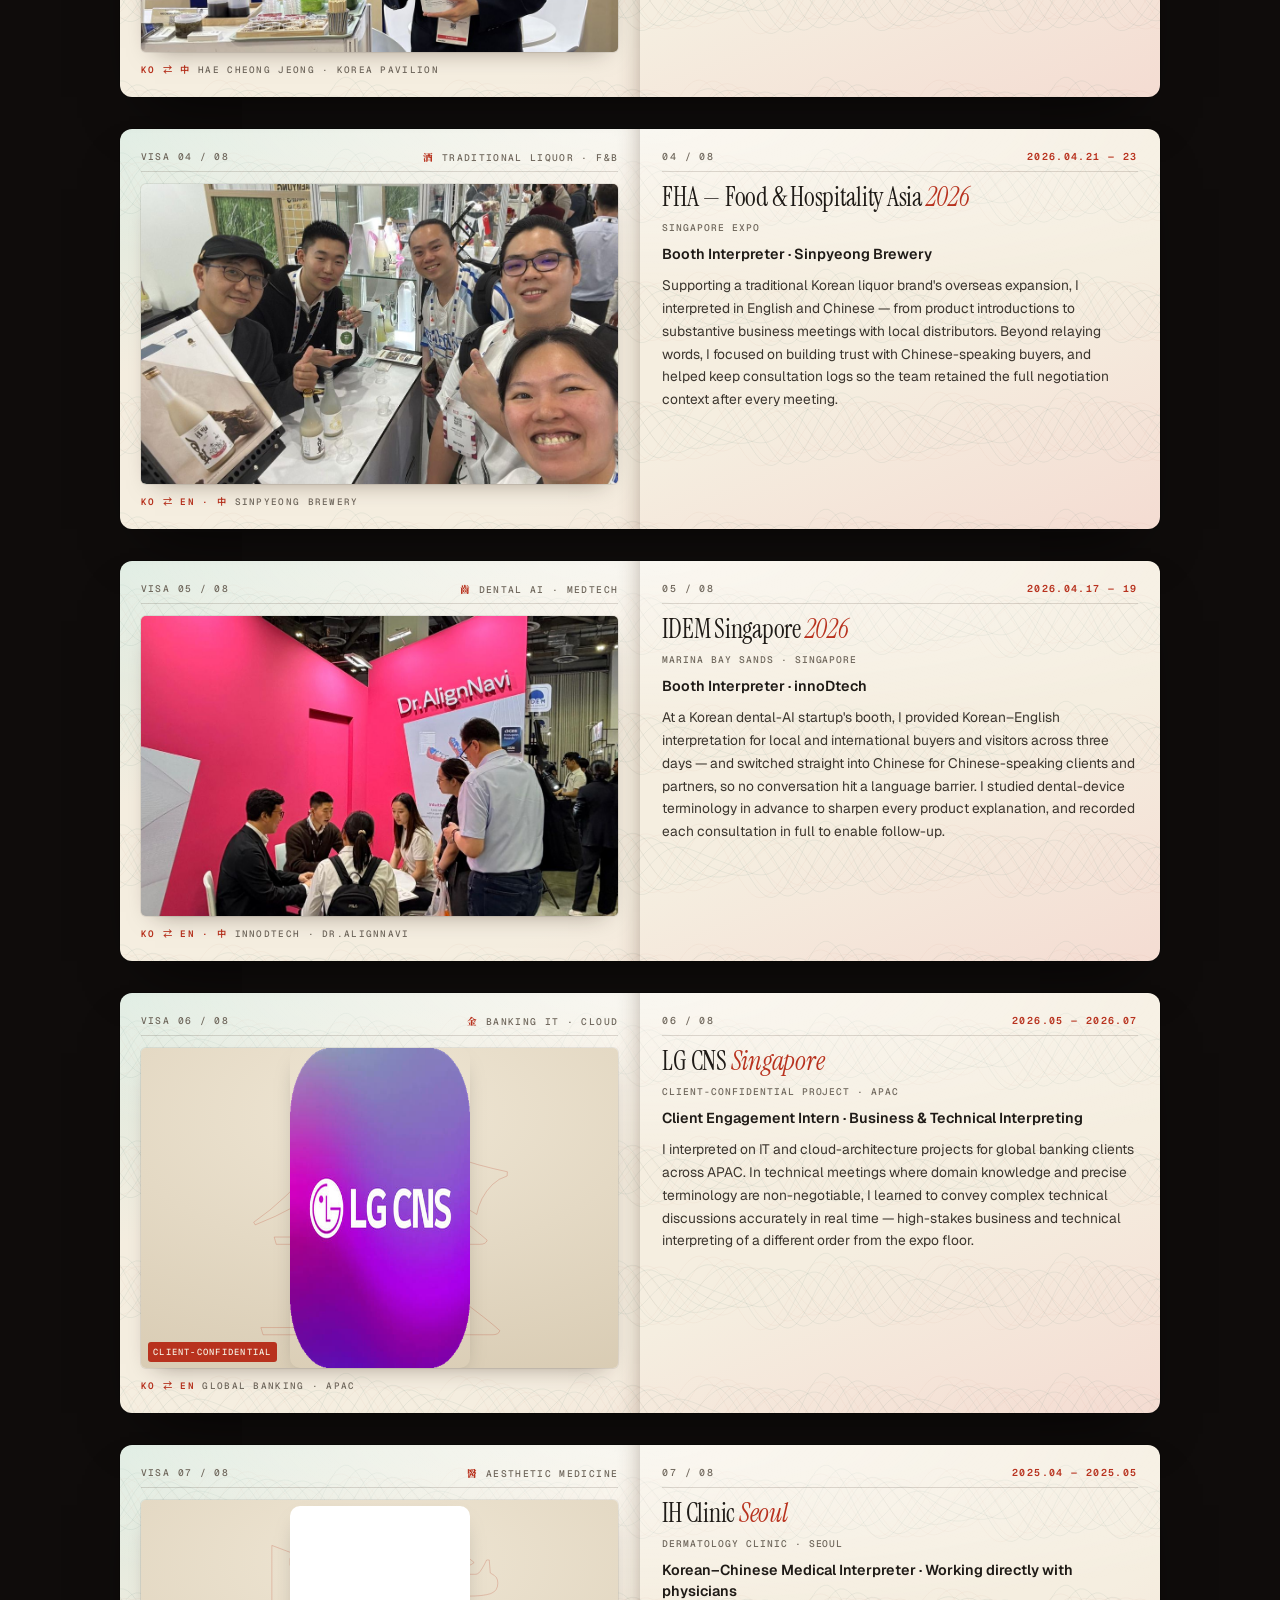
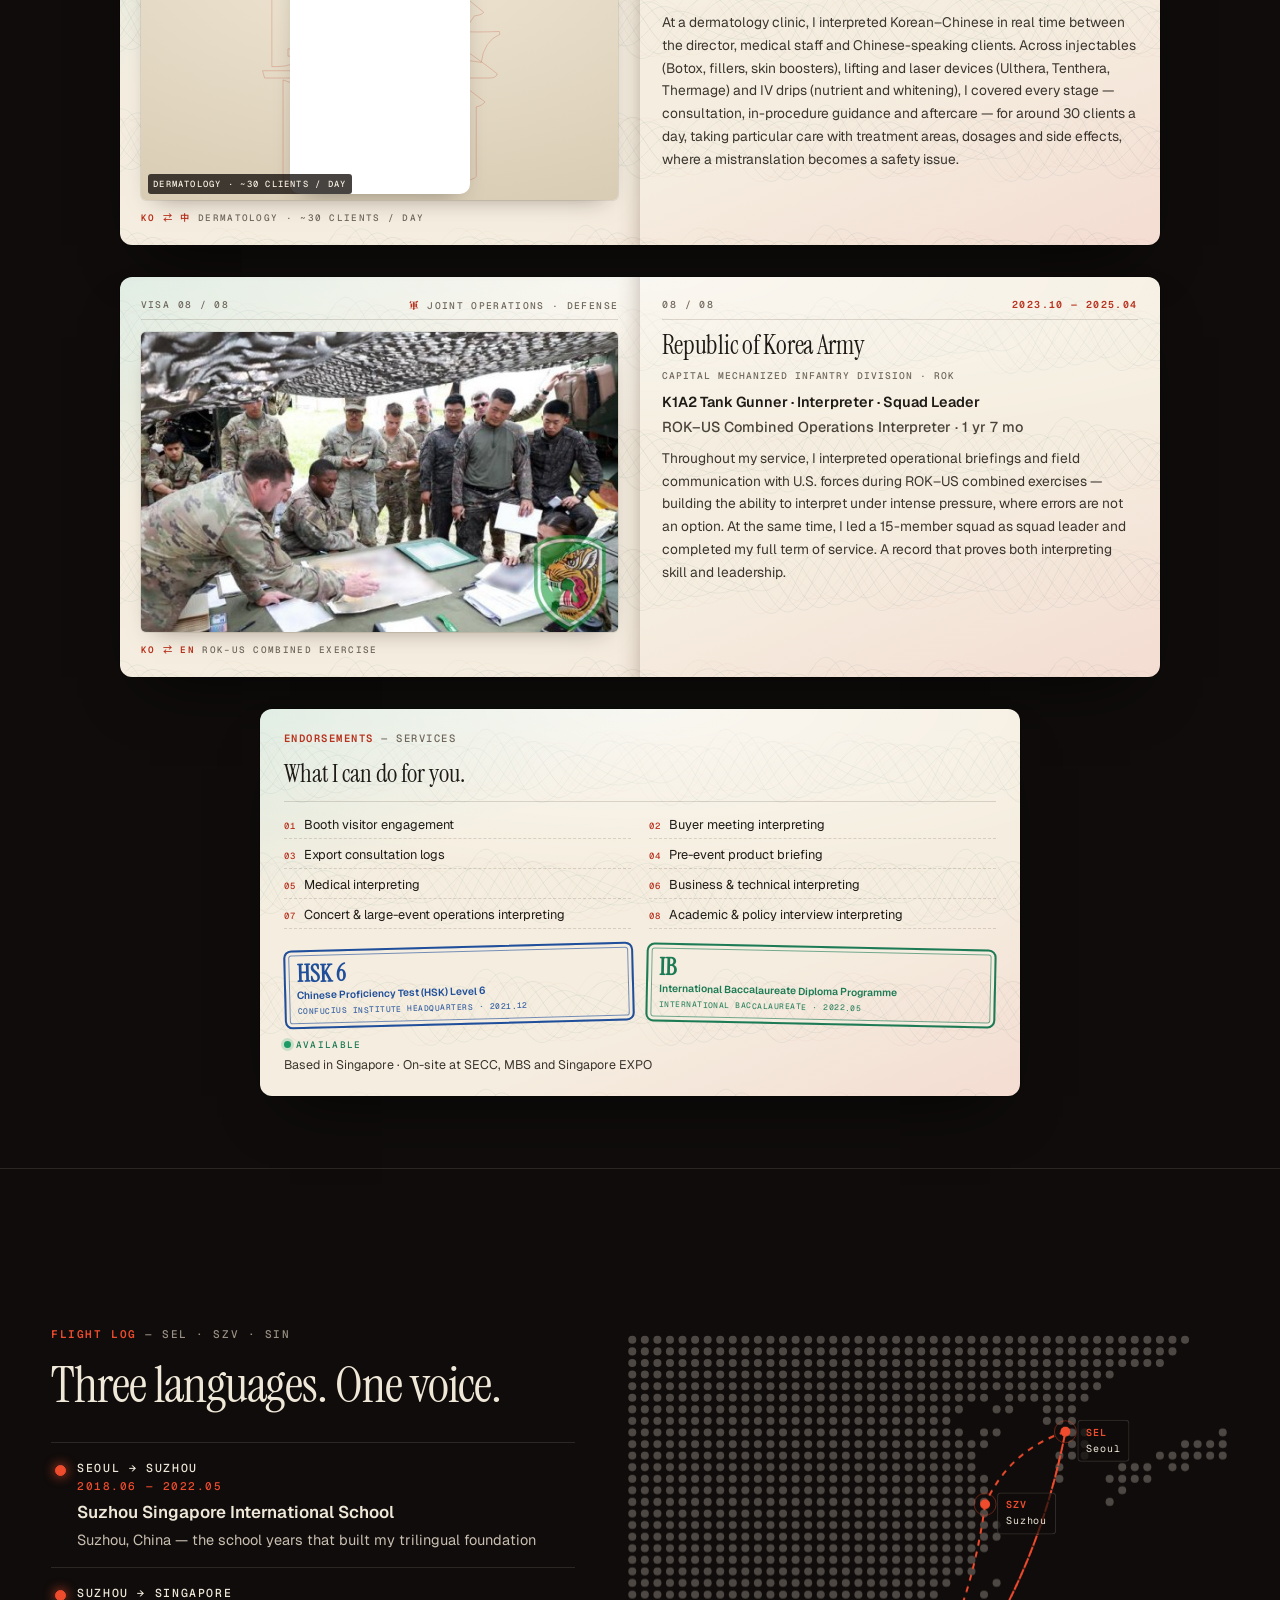
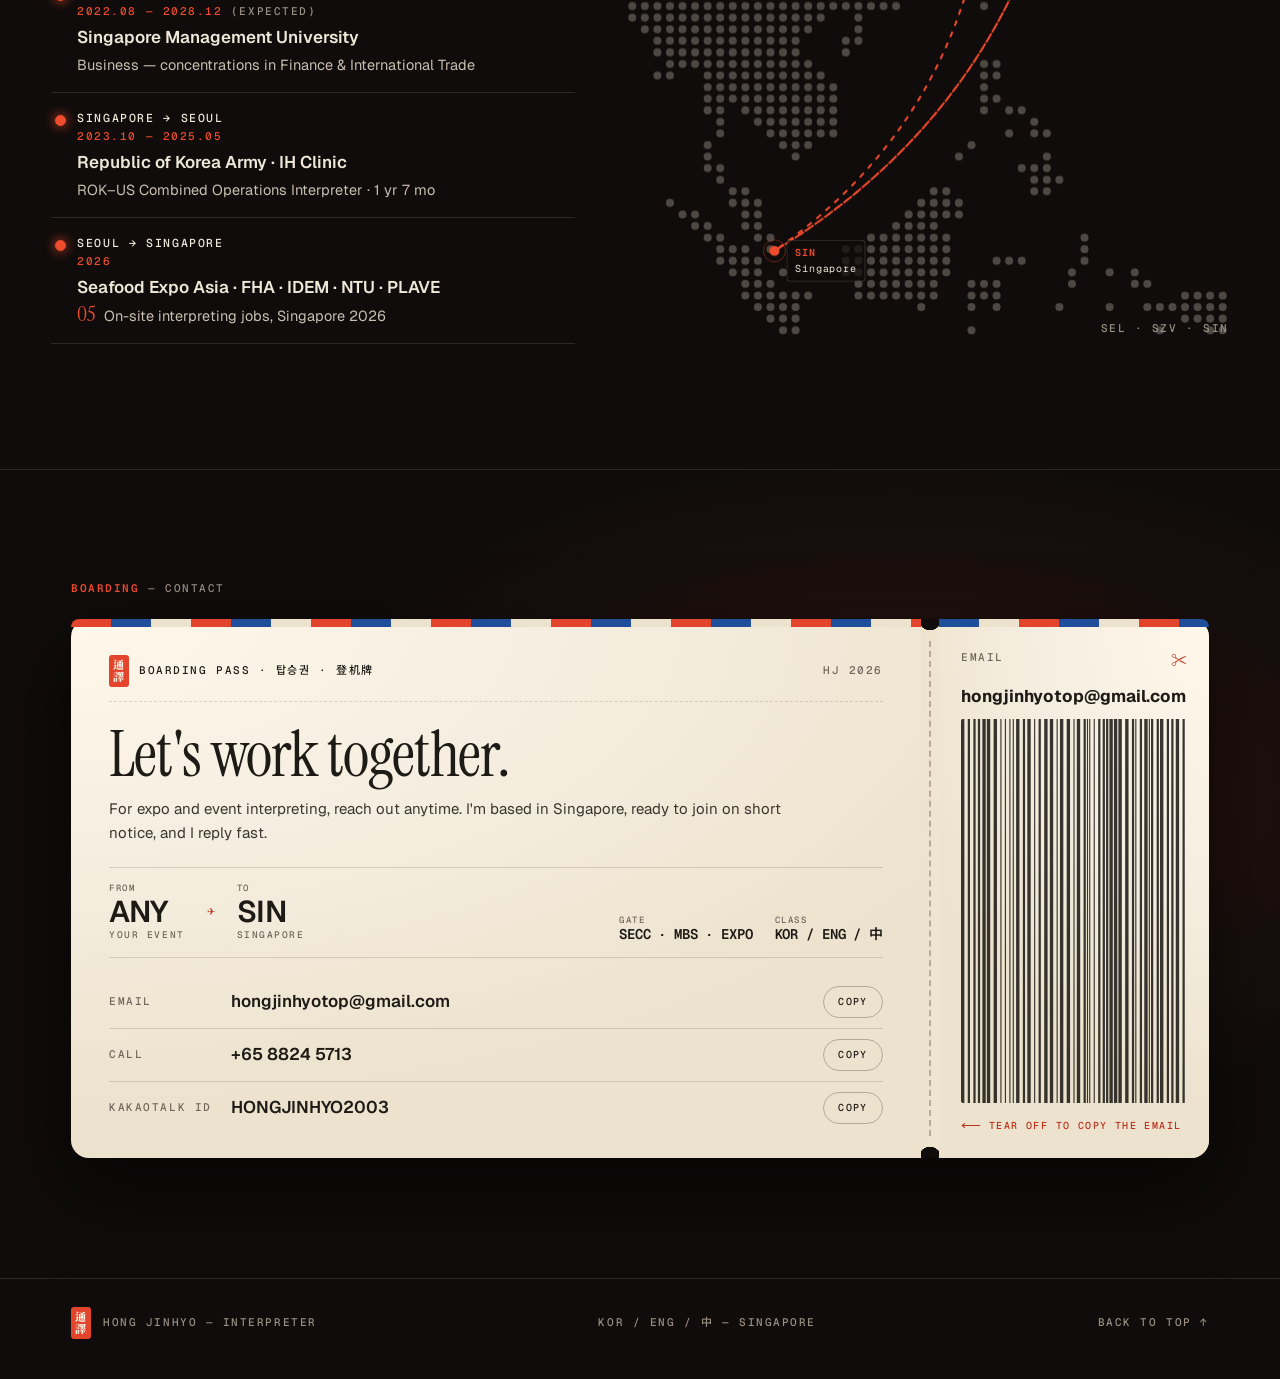
<file: concepts/passport/index.html>
<!DOCTYPE html>
<html lang="ko">
<head>
<meta charset="UTF-8">
<meta name="viewport" content="width=device-width, initial-scale=1.0, viewport-fit=cover">
<title>홍진효 Hong Jinhyo — Interpreter's Passport · KOR / ENG / 中</title>
<meta name="description" content="한국어·영어·중국어 트라이링구얼 통역사 홍진효. 싱가포르 국제 박람회 부스 통역, 공연 현장 운영 통역, 학술·정책 인터뷰 통역, 비즈니스·기술 통역, 의료 통역. Trilingual Korean–English–Chinese interpreter based in Singapore.">
<meta name="theme-color" content="#0f0c0b">
<meta name="robots" content="noindex">
<link rel="icon" href="../../assets/favicon.svg" type="image/svg+xml">
<link rel="preconnect" href="https://fonts.googleapis.com">
<link rel="preconnect" href="https://fonts.gstatic.com" crossorigin>
<link href="https://fonts.googleapis.com/css2?family=Geist:wght@300..700&family=Geist+Mono:wght@400;500;600;700&family=Instrument+Serif:ital@0;1&family=Noto+Sans+KR:wght@300;400;500;700&family=Noto+Sans+SC:wght@300;400;500;700&family=Noto+Serif+KR:wght@500;600;700;900&family=Noto+Serif+SC:wght@500;600;700;900&display=swap" rel="stylesheet">
<script>
/* Pick the experience before first paint: full 3D, or the light list version. */
(function(){
  var d = document.documentElement, q = null, s = null;
  try { q = new URLSearchParams(location.search).get('mode'); } catch(e){}
  try { s = localStorage.getItem('pp-mode'); } catch(e){}
  var reduce = window.matchMedia && matchMedia('(prefers-reduced-motion: reduce)').matches;
  var cores = navigator.hardwareConcurrency || 8, mem = navigator.deviceMemory || 8;
  var save = navigator.connection && navigator.connection.saveData;
  var weak = cores <= 2 || mem <= 2 || save;
  var mode = (q === 'list' || q === '3d') ? q : (s === 'list' || s === '3d') ? s : ((reduce || weak) ? 'list' : '3d');
  if (!('IntersectionObserver' in window) || !window.CSS || !CSS.supports('transform-style','preserve-3d')) mode = 'list';
  d.classList.add('js', mode === '3d' ? 'full' : 'lite');
  if (reduce) d.classList.add('reduce');
  d.setAttribute('data-auto', (reduce || weak) ? (reduce ? 'reduce' : 'weak') : 'none');
})();
</script>
<link rel="stylesheet" href="passport.css">
</head>
<body>

<nav class="topbar" aria-label="Site">
  <a class="brand" href="#top" aria-label="Hong Jinhyo — top">
    <span class="seal-mini hanja" aria-hidden="true"><span>通</span><span>譯</span></span>
    <span class="mono brand-name">Hong Jinhyo</span>
  </a>
  <div class="tb-center mono" aria-hidden="true">
    <span class="tb-doc">Passport · No. JIN-2026</span>
    <span class="tb-page" id="tbPage">P.00 — Cover</span>
  </div>
  <div class="tb-right">
    <div class="langs" role="group" aria-label="Language" data-active="ko">
      <span class="ind" aria-hidden="true"></span>
      <button type="button" data-lang="ko" aria-pressed="true" lang="ko">KOR</button>
      <button type="button" data-lang="en" aria-pressed="false" lang="en">ENG</button>
      <button type="button" data-lang="zh" aria-pressed="false" lang="zh-Hans">中文</button>
    </div>
    <button type="button" class="tb-icon" id="soundBtn" aria-pressed="false" aria-label="Stamp sound effects" title="Sound">
      <svg viewBox="0 0 24 24" aria-hidden="true"><path class="spk" d="M4 9h3l5-4v14l-5-4H4z"/><path class="on" d="M16 8.5a5 5 0 0 1 0 7M18.5 6a8.5 8.5 0 0 1 0 12"/><path class="off" d="M16 9l5 6M21 9l-5 6"/></svg>
    </button>
    <button type="button" class="tb-icon tb-view mono" id="viewBtn" aria-label="Switch between 3D passport and list view" title="3D / List">
      <span class="v3d">3D</span><span class="vlist">List</span>
    </button>
    <a class="tb-cta mono" href="#contact">Contact <span aria-hidden="true">↗</span></a>
  </div>
  <div class="tb-progress" id="prog"></div>
</nav>

<main id="top">

<!-- ============ PASSPORT ============ -->
<section class="pp" id="passport" aria-label="Passport">
  <div class="pp-stage" id="ppStage">
    <div class="pp-bg" aria-hidden="true"><span class="pp-glyph hanja">通譯</span></div>

    <aside class="pp-side pp-side-l" aria-hidden="true">
      <p class="mono side-k">Trilingual Interpreter</p>
      <p class="side-route mono"><b>SEL</b><i></i><b>SZV</b><i></i><b>SIN</b></p>
      <p class="mono side-s">KOR / ENG / 中 — Singapore</p>
    </aside>
    <aside class="pp-side pp-side-r" aria-hidden="true">
      <p class="mono side-k">Visas — 08</p>
      <p class="mono side-s" data-i18n="ui.scroll">스크롤하면 여권이 넘어갑니다</p>
      <span class="side-cue"><i></i></span>
    </aside>

    <ol class="pp-rail mono" id="ppRail" aria-label="Passport pages"></ol>

    <div class="book-wrap" id="bookWrap"><div class="book" id="book"></div></div>

    <div class="pp-pill mono" id="ppPill">
      <button type="button" class="pill-btn" id="pillPrev" aria-label="Previous page">‹</button>
      <span class="pill-label" id="pillLabel" aria-live="polite">Cover</span>
      <button type="button" class="pill-btn" id="pillNext" aria-label="Next page">›</button>
    </div>
  </div>

  <div class="pp-snaps" id="ppSnaps" aria-hidden="true"></div>

  <!-- Source pages. Shown as a list in the light version; moved into the 3D book otherwise. -->
  <div class="pp-pages" id="ppSrc">

    <!-- Cover -->
    <section class="page pg-cover" data-page="cover" data-label="Cover">
      <div class="cv">
        <p class="cv-top mono">Trilingual Interpreter</p>
        <p class="cv-doc"><span lang="ko">여권</span><span class="cv-dot">·</span><span lang="zh-Hans">护照</span></p>
        <p class="cv-pp foil">PASSPORT</p>
        <svg class="cv-emblem" viewBox="0 0 200 200" aria-hidden="true">
          <defs>
            <linearGradient id="gold" x1="0" y1="0" x2="1" y2="1">
              <stop offset="0" stop-color="#f6e3a8"/><stop offset=".45" stop-color="#c99a4b"/><stop offset=".7" stop-color="#f2d690"/><stop offset="1" stop-color="#a87a35"/>
            </linearGradient>
          </defs>
          <g fill="none" stroke="url(#gold)">
            <circle cx="100" cy="100" r="92" stroke-width="2.4"/>
            <circle cx="100" cy="100" r="84" stroke-width="1" stroke-dasharray="1.5 4"/>
            <circle cx="100" cy="100" r="58" stroke-width="2"/>
            <ellipse cx="100" cy="100" rx="24" ry="58" stroke-width="1.3"/>
            <ellipse cx="100" cy="100" rx="44" ry="58" stroke-width="1"/>
            <path d="M42 100h116M48 72h104M48 128h104" stroke-width="1"/>
            <path d="M38 152 Q100 186 162 152" stroke-width="1.4"/>
            <path d="M38 48 Q100 14 162 48" stroke-width="1.4"/>
          </g>
          <g fill="url(#gold)" font-family="Geist Mono, monospace" font-weight="600" font-size="13" text-anchor="middle">
            <text x="100" y="35">한</text><text x="40" y="106">En</text><text x="160" y="106">中</text>
          </g>
          <path d="M100 150 l4 9 10 1 -8 6 3 10 -9 -6 -9 6 3 -10 -8 -6 10 -1z" fill="url(#gold)" transform="translate(0 2) scale(1)" />
        </svg>
        <h1 class="cv-name"><span class="cv-name-ko foil">홍진효</span><span class="cv-name-en">Hong Jinhyo — <i>Jin</i></span></h1>
        <p class="sr">말은 달라도, 뜻은 하나로. — Different words. One meaning. — 言语不同，心意相通。</p>
        <p class="cv-statement" aria-hidden="true"><span class="cvs-tag mono">KOR</span><span class="cvs-text" lang="ko">말은 달라도, 뜻은 하나로.</span></p>
        <p class="cv-lede" data-i18n="hero.lede">세 개의 언어로, 현장의 대화를 매끄럽게 연결합니다.</p>
        <p class="cv-bottom mono"><span>KOR · ENG · 中</span><span>Singapore</span></p>
      </div>
    </section>

    <!-- Inside front cover -->
    <section class="page pg-inside" data-page="inside" data-label="Introduction">
      <div class="in">
        <p class="pg-kicker mono"><b>P.01</b> — Introduction</p>
        <h2 class="in-quote" data-i18n="intro.quote">전시장에서, 협상 테이블에서, 진료실에서, 공연장에서 — 그리고 실전 훈련 현장에서.</h2>
        <p class="in-body" data-i18n="intro.p1">한국어·영어·중국어를 모두 <strong>원어민 수준</strong>으로 구사하는 트라이링구얼 통역사입니다. 중국 쑤저우에서 학창 시절을 보내며 익힌 중국어는 일상 회화를 넘어 <strong>고문(문언문) 독해</strong>까지 가능하고, 현재는 싱가포르 SMU에서 금융을 전공하며 <strong>비즈니스 현장의 언어</strong>를 함께 익히고 있습니다.</p>
        <p class="in-body" data-i18n="intro.p2">Seafood Expo Asia·IDEM·FHA 등 싱가포르 국제 박람회 부스 통역, PLAVE 콘서트 현장의 네트워크·운영 통역, 언론중재위원회의 NTU 전문가 인터뷰 통역, LG CNS의 글로벌 뱅킹 기술 통역, 피부과 클리닉 의료 통역, 한미 연합훈련 통역병 복무까지 — 다양한 환경에서 <strong>실시간 통역</strong>을 수행해왔습니다.</p>
        <div class="in-stats">
          <div><span class="in-n">03</span><span class="in-l" data-i18n="stat.1">구사 언어</span></div>
          <div><span class="in-n">05</span><span class="in-l" data-i18n="stat.2">2026 싱가포르 현장 통역</span></div>
          <div><span class="in-n"><sup>~</sup>30</span><span class="in-l" data-i18n="stat.3">의료 통역 하루 응대 고객</span></div>
          <div><span class="in-n">15</span><span class="in-l" data-i18n="stat.4">분대장으로 이끈 분대원</span></div>
        </div>
      </div>
    </section>

    <!-- Bio data page -->
    <section class="page pg-bio" data-page="bio" data-label="Identity">
      <div class="bio">
        <p class="pg-head mono"><span>Passport · 여권 · 护照</span><span>Type P · KOR/ENG/中</span></p>
        <div class="bio-grid">
          <div class="bio-photo">
            <img src="../../assets/portrait.jpg" alt="홍진효 프로필 사진 / Portrait of Hong Jinhyo" width="600" height="600">
            <span class="holo" aria-hidden="true"></span>
          </div>
          <dl class="bio-f">
            <div><dt>성 / Surname / 姓</dt><dd class="bf-big">HONG</dd></div>
            <div><dt>이름 / Given names / 名</dt><dd class="bf-big">JINHYO <small>(JIN)</small></dd></div>
            <div><dt>성명 / Name / 姓名</dt><dd lang="ko">홍진효</dd></div>
            <div class="bf-row">
              <div><dt>Based</dt><dd>Singapore</dd></div>
              <div><dt>Study</dt><dd>SMU — Finance</dd></div>
            </div>
            <div><dt>Raised</dt><dd>Suzhou, China — 2018–22</dd></div>
            <div><dt>Served</dt><dd>ROK Army — Interpreter</dd></div>
          </dl>
        </div>
        <div class="bio-langs">
          <p class="bl-title mono" data-i18n="lang.title">세 개의 언어, 하나의 목소리.</p>
          <div class="bl-row"><span class="bl-g" lang="ko" aria-hidden="true">한</span><span class="bl-n" lang="ko">한국어</span><span class="bl-lv mono">Native</span><span class="bl-d" data-i18n="lang.ko">모국어</span></div>
          <div class="bl-row"><span class="bl-g" lang="en" aria-hidden="true">En</span><span class="bl-n" lang="en">English</span><span class="bl-lv mono">Native</span><span class="bl-d" data-i18n="lang.en">국제학교 · IB 디플로마</span></div>
          <div class="bl-row"><span class="bl-g" lang="zh-Hans" aria-hidden="true">中</span><span class="bl-n" lang="zh-Hans">中文</span><span class="bl-lv mono">Native+</span><span class="bl-d" data-i18n="lang.zh">고문(문언문) 독해 가능 · HSK 6급</span></div>
        </div>
        <p class="bio-sign" aria-hidden="true">Jin</p>
        <p class="mrz mono" aria-hidden="true"><span>P&lt;KORHONG&lt;&lt;JINHYO&lt;&lt;JIN&lt;&lt;&lt;&lt;&lt;&lt;&lt;&lt;&lt;&lt;&lt;&lt;&lt;&lt;&lt;&lt;&lt;&lt;&lt;&lt;&lt;</span><span>INTERPRETER&lt;KOR&lt;ENG&lt;ZHO&lt;&lt;SINGAPORE&lt;&lt;2026&lt;8</span></p>
      </div>
    </section>

    <!-- ===== VISAS (experience) ===== -->
    <article class="page visa" data-page="visa" data-n="1" data-label="PLAVE · Singapore EXPO">
      <div class="pg-visual">
        <p class="pv-head mono"><span>Visa 01 / 08</span><span><span class="hanja" aria-hidden="true">演</span> Live concert · K-POP</span></p>
        <figure class="media panel poster-panel">
          <span class="big-glyph hanja" aria-hidden="true">演</span>
          <img class="poster" src="../../assets/plave-keep-it-manic.webp" alt="2026 PLAVE World Tour ‘Keep It Manic’ in Singapore 공식 포스터" loading="lazy" width="956" height="1196">
          <span class="m-tag mono">Official poster</span>
        </figure>
        <div class="stamp" data-shape="circle" data-ink="#c8321e" data-code="SIN" data-place="SINGAPORE EXPO" data-date="2026.10.15 — 17" data-glyph="演" data-mode="KO ⇄ EN · 中" data-no="01" data-rot="-9" data-x="60" data-y="74"></div>
        <p class="pv-cap mono"><b>KO ⇄ EN · 中</b><span>PLAVE LIVE Production</span></p>
      </div>
      <div class="pg-text">
        <p class="pt-head mono"><span class="e-no">01 / 08</span><span class="e-date">2026.10.15 — 17</span></p>
        <h3 class="e-org">2026 PLAVE World Tour <i>Keep It Manic</i> in Singapore</h3>
        <p class="e-place mono">APEX @ EXPO · Singapore EXPO</p>
        <p class="e-role" data-i18n="w0.role">공연 현장 통역 요원 · 네트워크·운영</p>
        <p class="e-desc" data-i18n="w0.desc">한국 제작진과 현지 프로모터·스태프 사이에서 한국어·영어·중국어로 네트워크 및 운영 통역을 담당했습니다. 3일간 한국 엔지니어와 현지 IT·운영 인력의 기술 협의와 현장 운영 소통을 실시간으로 연결했고, 이슈가 빠르게 오가는 공연 환경에서 양측의 의사를 중립적으로 정확히 전달하는 데 집중했습니다.</p>
      </div>
    </article>

    <article class="page visa" data-page="visa" data-n="2" data-label="Press Arbitration · NTU">
      <div class="pg-visual">
        <p class="pv-head mono"><span>Visa 02 / 08</span><span><span class="hanja" aria-hidden="true">仲</span> Media policy · Research interview</span></p>
        <figure class="media panel logo-pair">
          <span class="big-glyph hanja" aria-hidden="true">仲</span>
          <span class="logo-tile"><img src="../../assets/pac-logo.png" alt="언론중재위원회 Press Arbitration Commission" loading="lazy" width="480" height="339"></span>
          <span class="pair-x mono" aria-hidden="true">KO ⇄ EN</span>
          <span class="logo-tile"><img src="../../assets/ntu-logo.png" alt="Nanyang Technological University" loading="lazy" width="738" height="264"></span>
        </figure>
        <div class="stamp" data-shape="rect" data-ink="#1f4e9a" data-code="SIN" data-place="NTU · SINGAPORE" data-date="2026.10.01" data-glyph="仲" data-mode="KO ⇄ EN" data-no="02" data-rot="6" data-x="50" data-y="78"></div>
        <p class="pv-cap mono"><b>KO ⇄ EN</b><span>Expert interviews ×2 · NTU</span></p>
      </div>
      <div class="pg-text">
        <p class="pt-head mono"><span class="e-no">02 / 08</span><span class="e-date">2026.10.01</span></p>
        <h3 class="e-org">Press Arbitration Commission <i>at NTU</i></h3>
        <p class="e-place mono">Wee Kim Wee School of Comm. &amp; Information · NTU</p>
        <p class="e-role" data-i18n="w8.role">연구 인터뷰 통역 (한-영 순차) · 언론중재위원회 해외 조사</p>
        <p class="e-desc" data-i18n="w8.desc">한국 언론중재위원회의 싱가포르 현지 조사에 동행해, NTU 커뮤니케이션 학부 교수진과의 전문가 인터뷰 두 건을 한-영 순차 통역했습니다. 사전에 위원회 영문 자료와 질문지로 조정·중재·정정보도 등 언론 분쟁 용어를 정리했고, 싱가포르의 언론 피해 구제 방식, 플랫폼 확산에 따른 정정보도의 한계, POFMA, 뉴스 제작에 AI가 쓰이며 생기는 쟁점 같은 정책·학술 논의를 정확히 옮겼습니다.</p>
      </div>
    </article>

    <article class="page visa" data-page="visa" data-n="3" data-label="Seafood Expo Asia">
      <div class="pg-visual">
        <p class="pv-head mono"><span>Visa 03 / 08</span><span><span class="hanja" aria-hidden="true">海</span> Seafood · F&amp;B</span></p>
        <figure class="media">
          <img class="ph" src="../../assets/seafood-expo.jpg" alt="Seafood Expo Asia 2026 해청정 부스에서 제품을 소개하는 모습" loading="lazy" width="1100" height="1214" style="object-position:50% 22%">
        </figure>
        <div class="stamp" data-shape="oval" data-ink="#0f6f78" data-code="SIN" data-place="SANDS EXPO · SECC" data-date="2026.09.02 — 04" data-glyph="海" data-mode="KO ⇄ 中" data-no="03" data-rot="-5" data-x="56" data-y="76"></div>
        <p class="pv-cap mono"><b>KO ⇄ 中</b><span>Hae Cheong Jeong · Korea Pavilion</span></p>
      </div>
      <div class="pg-text">
        <p class="pt-head mono"><span class="e-no">03 / 08</span><span class="e-date">2026.09.02 — 04</span></p>
        <h3 class="e-org">Seafood Expo Asia <i>2026</i></h3>
        <p class="e-place mono">Sands Expo &amp; Convention Centre · Singapore</p>
        <p class="e-role" data-i18n="w1.role">전시 통역 요원 (중국어) · 해청정 부스, 한국관</p>
        <p class="e-desc" data-i18n="w1.desc">전시대행사 하이퍼스를 통해 한국관 참가사 해청정(해초미인) 부스의 중국어 통역을 전담했습니다. 해초·두부·다시마·검은콩 면 등 즉석 저칼로리 건강면 제품군의 특징(글루텐프리·비건 인증, 4無 무첨가, 상온 보관)을 사전에 숙지한 뒤, 3일간 부스를 찾은 중국어권 바이어를 대상으로 제품 소개와 상담을 통역하고 수출상담 일지를 작성했습니다.</p>
      </div>
    </article>

    <article class="page visa" data-page="visa" data-n="4" data-label="FHA · Food &amp; Hospitality">
      <div class="pg-visual">
        <p class="pv-head mono"><span>Visa 04 / 08</span><span><span class="hanja" aria-hidden="true">酒</span> Traditional liquor · F&amp;B</span></p>
        <figure class="media">
          <img class="ph" src="../../assets/fha.jpg" alt="FHA 2026 신평양조장 부스에서 바이어와 함께한 모습" loading="lazy" width="1200" height="675" style="object-position:34% 50%">
        </figure>
        <div class="stamp" data-shape="oct" data-ink="#6a3d8f" data-code="SIN" data-place="SINGAPORE EXPO" data-date="2026.04.21 — 23" data-glyph="酒" data-mode="KO ⇄ EN · 中" data-no="04" data-rot="8" data-x="58" data-y="74"></div>
        <p class="pv-cap mono"><b>KO ⇄ EN · 中</b><span>Sinpyeong Brewery</span></p>
      </div>
      <div class="pg-text">
        <p class="pt-head mono"><span class="e-no">04 / 08</span><span class="e-date">2026.04.21 — 23</span></p>
        <h3 class="e-org">FHA — Food &amp; Hospitality Asia <i>2026</i></h3>
        <p class="e-place mono">Singapore EXPO</p>
        <p class="e-role" data-i18n="w2.role">전시 통역 요원 · 신평양조장</p>
        <p class="e-desc" data-i18n="w2.desc">전통주 브랜드의 해외 진출을 지원하는 통역으로 참여, 제품 소개부터 현지 디스트리뷰터와의 실질적인 비즈니스 미팅까지 영어와 중국어로 통역했습니다. 단순 언어 전달을 넘어 중국계 바이어와의 상담에서 신뢰를 쌓는 데 집중했으며, 상담 일지 작성을 보조해 담당자가 미팅 후에도 협상 맥락을 정확히 파악할 수 있도록 했습니다.</p>
      </div>
    </article>

    <article class="page visa" data-page="visa" data-n="5" data-label="IDEM Singapore">
      <div class="pg-visual">
        <p class="pv-head mono"><span>Visa 05 / 08</span><span><span class="hanja" aria-hidden="true">齒</span> Dental AI · Medtech</span></p>
        <figure class="media">
          <img class="ph" src="../../assets/idem.jpg" alt="IDEM Singapore 2026 innoDtech 부스 상담 통역 모습" loading="lazy" width="1200" height="675" style="object-position:30% 50%">
        </figure>
        <div class="stamp" data-shape="rect" data-ink="#b8323f" data-code="SIN" data-place="MARINA BAY SANDS" data-date="2026.04.17 — 19" data-glyph="齒" data-mode="KO ⇄ EN · 中" data-no="05" data-rot="-7" data-x="54" data-y="76"></div>
        <p class="pv-cap mono"><b>KO ⇄ EN · 中</b><span>innoDtech · Dr.AlignNavi</span></p>
      </div>
      <div class="pg-text">
        <p class="pt-head mono"><span class="e-no">05 / 08</span><span class="e-date">2026.04.17 — 19</span></p>
        <h3 class="e-org">IDEM Singapore <i>2026</i></h3>
        <p class="e-place mono">Marina Bay Sands · Singapore</p>
        <p class="e-role" data-i18n="w3.role">전시 통역 요원 · innoDtech</p>
        <p class="e-desc" data-i18n="w3.desc">한국 치과 AI 스타트업의 부스 통역을 담당하며, 3일간 부스를 방문한 국내외 바이어와 참관객을 대상으로 한국어-영어 통역을 수행했습니다. 특히 부스를 찾은 중국계 클라이언트 및 협력사와의 상담에서는 중국어로 직접 응대하며 언어 장벽 없는 커뮤니케이션을 이끌었습니다. 사전에 치과의료기기 관련 전문 용어를 숙지해 제품 설명의 정확도를 높였고, 상담 내용을 빠짐없이 기록해 사후 팔로우업이 가능하도록 지원했습니다.</p>
      </div>
    </article>

    <article class="page visa" data-page="visa" data-n="6" data-label="LG CNS Singapore">
      <div class="pg-visual">
        <p class="pv-head mono"><span>Visa 06 / 08</span><span><span class="hanja" aria-hidden="true">金</span> Banking IT · Cloud</span></p>
        <figure class="media panel logo-one">
          <span class="big-glyph hanja" aria-hidden="true">金</span>
          <img class="logo" src="../../assets/lgcns.png" alt="LG CNS" loading="lazy" width="320" height="320">
          <span class="m-tag mono classified">Client-Confidential</span>
        </figure>
        <div class="stamp" data-shape="circle" data-ink="#23305e" data-code="SIN" data-place="APAC · CLIENT-CONFIDENTIAL" data-date="2026.05 — 2026.07" data-glyph="金" data-mode="KO ⇄ EN" data-no="06" data-rot="11" data-x="60" data-y="78"></div>
        <p class="pv-cap mono"><b>KO ⇄ EN</b><span>Global banking · APAC</span></p>
      </div>
      <div class="pg-text">
        <p class="pt-head mono"><span class="e-no">06 / 08</span><span class="e-date">2026.05 — 2026.07</span></p>
        <h3 class="e-org">LG CNS <i>Singapore</i></h3>
        <p class="e-place mono">Client-confidential project · APAC</p>
        <p class="e-role" data-i18n="w4.role">Client Engagement Intern · 비즈니스·기술 통역</p>
        <p class="e-desc" data-i18n="w4.desc">APAC 지역 글로벌 뱅킹 클라이언트를 대상으로 한 IT 및 클라우드 아키텍처 프로젝트에서 통역을 담당했습니다. 기술 미팅 특성상 도메인 지식과 정확한 용어 이해가 필수적인 환경에서, 복잡한 기술 논의를 실시간으로 정확하게 전달하는 역량을 쌓았습니다. 박람회 통역과는 결이 다른, 고난도 비즈니스·기술 통역 경험입니다.</p>
      </div>
    </article>

    <article class="page visa" data-page="visa" data-n="7" data-label="IH Clinic · Seoul">
      <div class="pg-visual">
        <p class="pv-head mono"><span>Visa 07 / 08</span><span><span class="hanja" aria-hidden="true">醫</span> Aesthetic medicine</span></p>
        <figure class="media panel logo-one">
          <span class="big-glyph hanja" aria-hidden="true">醫</span>
          <img class="logo plain" src="../../assets/ih-clinic.png" alt="IH Clinic" loading="lazy" width="336" height="288">
          <span class="m-tag mono">Dermatology · ~30 clients / day</span>
        </figure>
        <div class="stamp" data-shape="hex" data-ink="#1c7a55" data-code="SEL" data-place="SEOUL" data-date="2025.04 — 2025.05" data-glyph="醫" data-mode="KO ⇄ 中" data-no="07" data-rot="-10" data-x="52" data-y="78"></div>
        <p class="pv-cap mono"><b>KO ⇄ 中</b><span>Dermatology · ~30 clients / day</span></p>
      </div>
      <div class="pg-text">
        <p class="pt-head mono"><span class="e-no">07 / 08</span><span class="e-date">2025.04 — 2025.05</span></p>
        <h3 class="e-org">IH Clinic <i>Seoul</i></h3>
        <p class="e-place mono">Dermatology clinic · Seoul</p>
        <p class="e-role" data-i18n="w5.role">한-중 의료 통역 · 원장 및 의료진 직접 통역</p>
        <p class="e-desc" data-i18n="w5.desc">피부과 전문 클리닉에서 원장 및 의료진과 중국어권 고객 사이의 실시간 한-중 의료 통역을 담당했습니다. 보톡스·필러·스킨부스터 등 주사 시술, 울쎄라·텐쎄라·써마지 등 리프팅·레이저 기기 시술, 영양주사와 미백주사 등 수액 시술 전 과정에서 상담부터 시술 중 안내, 사후 주의사항까지 통역하며 하루 약 30명의 고객을 응대했습니다. 시술 부위, 용량, 부작용처럼 오역이 곧 안전 문제로 이어지는 의료 용어를 정확히 전달하는 데 집중했습니다.</p>
      </div>
    </article>

    <article class="page visa" data-page="visa" data-n="8" data-label="ROK Army · ROK–US">
      <div class="pg-visual">
        <p class="pv-head mono"><span>Visa 08 / 08</span><span><span class="hanja" aria-hidden="true">軍</span> Joint operations · Defense</span></p>
        <figure class="media">
          <img class="ph" src="../../assets/rok-us.jpg" alt="한미연합훈련 작전 브리핑 통역 모습" loading="lazy" width="540" height="360" style="object-position:100% 50%">
        </figure>
        <div class="stamp" data-shape="rect" data-ink="#34392b" data-code="ROK" data-place="ROK–US COMBINED EXERCISE" data-date="2023.10 — 2025.04" data-glyph="軍" data-mode="KO ⇄ EN" data-no="08" data-rot="4" data-x="56" data-y="74"></div>
        <p class="pv-cap mono"><b>KO ⇄ EN</b><span>ROK–US Combined Exercise</span></p>
      </div>
      <div class="pg-text">
        <p class="pt-head mono"><span class="e-no">08 / 08</span><span class="e-date">2023.10 — 2025.04</span></p>
        <h3 class="e-org" data-i18n="w6.org">대한민국 육군</h3>
        <p class="e-place mono">Capital Mechanized Infantry Division · ROK</p>
        <p class="e-role" data-i18n="w6.role">K1A2 전차 포수 · 통역병 · 분대장</p>
        <p class="e-role" data-i18n="w6.role2">한미 연합작전 통역 · 1년 7개월</p>
        <p class="e-desc" data-i18n="w6.desc">복무 기간 전반에 걸쳐 한미 연합훈련 시 미군 측과의 작전 브리핑·현장 커뮤니케이션 통역을 수행하며, 압박감 높은 실전 환경에서 오역이 허용되지 않는 통역 역량을 길렀습니다. 동시에 15명 규모 분대를 이끄는 분대장으로서 팀을 관리했고, 만기 전역으로 복무를 마쳤습니다. 통역 실무와 리더십을 동시에 증명하는 이력입니다.</p>
      </div>
    </article>

    <!-- Endorsements -->
    <section class="page pg-endorse" data-page="endorse" data-label="Endorsements">
      <div class="en">
        <p class="pg-kicker mono"><b>Endorsements</b> — Services</p>
        <h2 class="en-title" data-i18n="svc.title">이런 통역이 가능합니다.</h2>
        <ol class="en-list">
          <li><span class="mono">01</span><span data-i18n="svc.1t">부스 방문객 응대</span></li>
          <li><span class="mono">02</span><span data-i18n="svc.2t">바이어 미팅 통역</span></li>
          <li><span class="mono">03</span><span data-i18n="svc.3t">수출상담 일지 작성</span></li>
          <li><span class="mono">04</span><span data-i18n="svc.4t">사전 제품 교육 숙지</span></li>
          <li><span class="mono">05</span><span data-i18n="svc.5t">의료 통역</span></li>
          <li><span class="mono">06</span><span data-i18n="svc.6t">비즈니스·기술 통역</span></li>
          <li><span class="mono">07</span><span data-i18n="svc.7t">공연·대형 행사 운영 통역</span></li>
          <li><span class="mono">08</span><span data-i18n="svc.8t">학술·정책 인터뷰 통역</span></li>
        </ol>
        <div class="en-creds">
          <div class="cred"><b>HSK 6</b><span>Chinese Proficiency Test (HSK) Level 6</span><em class="mono">Confucius Institute Headquarters · 2021.12</em></div>
          <div class="cred"><b>IB</b><span>International Baccalaureate Diploma Programme</span><em class="mono">International Baccalaureate · 2022.05</em></div>
        </div>
        <p class="en-avail"><span class="mono"><i></i>Available</span><span data-i18n="svc.avail">싱가포르 거주 · 현지 출퇴근 가능 · SECC / MBS / Singapore EXPO 전 지역</span></p>
      </div>
    </section>

    <!-- Back page -->
    <section class="page pg-end" data-page="end" data-label="Route &amp; Contact">
      <div class="end">
        <p class="pg-kicker mono"><b>Observations</b></p>
        <div class="end-tally mono">
          <div><b>08</b><span>Visas</span></div>
          <div><b>03</b><span>Languages</span></div>
          <div><b>03</b><span>Cities</span></div>
        </div>
        <p class="end-route mono"><span data-i18n="city.sel">서울</span><i>✈</i><span data-i18n="city.szv">쑤저우</span><i>✈</i><span data-i18n="city.sin">싱가포르</span></p>
        <div class="end-links">
          <a class="end-btn mono" href="#route">Route ↓</a>
          <a class="end-btn solid mono" href="#contact">Contact ↗</a>
        </div>
        <p class="end-sign mono">通譯 · Hong Jinhyo · Interpreter</p>
      </div>
    </section>

  </div>
</section>

<!-- ============ ROUTE / GLOBE ============ -->
<section class="route" id="route" aria-labelledby="routeTitle">
  <div class="route-stage" id="routeStage">
    <div class="route-copy">
      <p class="kicker mono"><b>Flight log</b> — SEL · SZV · SIN</p>
      <h2 class="route-title" id="routeTitle" data-i18n="lang.title">세 개의 언어, 하나의 목소리.</h2>
      <ol class="legs" id="legs">
        <li class="leg" data-from="sel" data-to="szv">
          <p class="leg-path mono"><span data-i18n="city.sel">서울</span> → <span data-i18n="city.szv">쑤저우</span></p>
          <p class="leg-date mono">2018.06 — 2022.05</p>
          <h3 class="leg-t">Suzhou Singapore International School</h3>
          <p class="leg-d" data-i18n="bg.ssis">중국 쑤저우 소재 — 트라이링구얼 역량의 기반이 된 학창 시절</p>
        </li>
        <li class="leg" data-from="szv" data-to="sin">
          <p class="leg-path mono"><span data-i18n="city.szv">쑤저우</span> → <span data-i18n="city.sin">싱가포르</span></p>
          <p class="leg-date mono">2022.08 — 2028.12 <em data-i18n="bg.exp">(예정)</em></p>
          <h3 class="leg-t">Singapore Management University</h3>
          <p class="leg-d" data-i18n="bg.smu">Business — Finance &amp; International Trade 세부 전공</p>
        </li>
        <li class="leg" data-from="sin" data-to="sel">
          <p class="leg-path mono"><span data-i18n="city.sin">싱가포르</span> → <span data-i18n="city.sel">서울</span></p>
          <p class="leg-date mono">2023.10 — 2025.05</p>
          <h3 class="leg-t"><span data-i18n="w6.org">대한민국 육군</span> · IH Clinic</h3>
          <p class="leg-d" data-i18n="w6.role2">한미 연합작전 통역 · 1년 7개월</p>
        </li>
        <li class="leg" data-from="sel" data-to="sin">
          <p class="leg-path mono"><span data-i18n="city.sel">서울</span> → <span data-i18n="city.sin">싱가포르</span></p>
          <p class="leg-date mono">2026</p>
          <h3 class="leg-t">Seafood Expo Asia · FHA · IDEM · NTU · PLAVE</h3>
          <p class="leg-d"><b class="leg-n">05</b> <span data-i18n="stat.2">2026 싱가포르 현장 통역</span></p>
        </li>
      </ol>
    </div>
    <div class="globe-box" id="globeBox">
      <canvas class="globe-canvas" id="globeCanvas" aria-hidden="true"></canvas>
      <div class="globe-labels" id="globeLabels" aria-hidden="true">
        <span class="g-lab" data-city="sel"><b>SEL</b><span data-i18n="city.sel">서울</span></span>
        <span class="g-lab" data-city="szv"><b>SZV</b><span data-i18n="city.szv">쑤저우</span></span>
        <span class="g-lab" data-city="sin"><b>SIN</b><span data-i18n="city.sin">싱가포르</span></span>
      </div>
      <p class="globe-note mono" aria-hidden="true"><span id="legNo">LEG 1 / 4</span></p>
    </div>
  </div>
  <div class="route-steps" id="routeSteps" aria-hidden="true"></div>
</section>

<!-- ============ CONTACT / BOARDING PASS ============ -->
<section class="contact" id="contact" aria-labelledby="contactTitle">
  <div class="wrap">
    <p class="kicker mono"><b>Boarding</b> — Contact</p>

    <div class="pass" id="pass">
      <div class="pass-main">
        <div class="pass-top mono">
          <span class="pass-brand"><span class="seal-mini hanja" aria-hidden="true"><span>通</span><span>譯</span></span>Boarding Pass · 탑승권 · 登机牌</span>
          <span>HJ 2026</span>
        </div>
        <h2 class="pass-title" id="contactTitle" data-i18n="contact.title">함께 일해요.</h2>
        <p class="pass-text" data-i18n="contact.text">박람회·행사 통역 문의는 아래 연락처로 편하게 남겨주세요. 싱가포르 현지에서 바로 투입 가능하며, 빠르게 회신드리겠습니다.</p>
        <div class="pass-route mono" aria-hidden="true">
          <div><small>From</small><b>ANY</b><span>Your event</span></div>
          <span class="pass-plane">✈</span>
          <div><small>To</small><b>SIN</b><span>Singapore</span></div>
          <div class="pass-meta"><small>Gate</small><b>SECC · MBS · EXPO</b></div>
          <div class="pass-meta"><small>Class</small><b>KOR / ENG / 中</b></div>
        </div>
        <div class="c-rows">
          <div class="c-row">
            <span class="mono c-k">Email</span>
            <a class="c-val" href="mailto:hongjinhyotop@gmail.com">hongjinhyotop@gmail.com</a>
            <button type="button" class="copy mono" data-copy="hongjinhyotop@gmail.com" data-i18n="ui.copy">복사</button>
          </div>
          <div class="c-row">
            <span class="mono c-k">Call</span>
            <a class="c-val" href="tel:+6588245713">+65 8824 5713</a>
            <button type="button" class="copy mono" data-copy="+6588245713" data-i18n="ui.copy">복사</button>
          </div>
          <div class="c-row">
            <span class="mono c-k">KakaoTalk ID</span>
            <span class="c-val">HONGJINHYO2003</span>
            <button type="button" class="copy mono" data-copy="HONGJINHYO2003" data-i18n="ui.copy">복사</button>
          </div>
        </div>
      </div>
      <div class="pass-perf" aria-hidden="true"></div>
      <div class="stub-slot" id="stubSlot">
        <button type="button" class="stub" id="stub" data-copy="hongjinhyotop@gmail.com" aria-describedby="stubHint">
          <span class="stub-in">
            <span class="stub-top mono"><span>Email</span><span>✂</span></span>
            <span class="stub-mail">hongjinhyotop<wbr>@gmail.com</span>
            <span class="stub-bar" aria-hidden="true"></span>
            <span class="stub-hint mono" id="stubHint" data-i18n="ui.tear">찢으면 이메일이 복사됩니다</span>
          </span>
        </button>
        <span class="stub-ghost mono" aria-hidden="true">hongjinhyotop@gmail.com</span>
      </div>
    </div>
  </div>
</section>

</main>

<footer class="foot">
  <div class="wrap foot-in mono">
    <a class="brand" href="#top"><span class="seal-mini hanja" aria-hidden="true"><span>通</span><span>譯</span></span><span>Hong Jinhyo — Interpreter</span></a>
    <span>KOR / ENG / 中 — Singapore</span>
    <a href="#top">Back to top ↑</a>
  </div>
</footer>

<div class="toast mono" id="toast" role="status" aria-live="polite"></div>

<noscript><style>.pp-pages{display:block!important}.stamp{display:none}</style></noscript>

<script src="i18n.js"></script>
<script src="land.js"></script>
<script src="passport.js"></script>
</body>
</html>
</file>
<file: concepts/babel/babel.css>
/* ==========================================================================
   BABEL — scattered letters, reassembled.
   ========================================================================== */
:root{
  --bg:#07080d;
  --bg-2:#0c0e16;
  --card:rgba(10,11,18,.9);
  --txt:#ece6d6;
  --txt-2:rgba(236,230,214,.8);
  --dim:#9b968b;
  --gold:#e9b75c;
  --gold-2:#f6d89c;
  --lapis:#7088ff;
  --line:rgba(236,230,214,.12);
  --display:"Fraunces","Noto Serif KR",serif;
  --sans:"Noto Sans KR",system-ui,sans-serif;
  --mono:"JetBrains Mono",ui-monospace,"SFMono-Regular",monospace;
  --hanja:"Noto Serif KR",serif;
  --pad:clamp(16px,4vw,56px);
  --ease:cubic-bezier(.2,.7,.2,1);
  --top:64px;
}
:lang(zh){--display:"Fraunces","Noto Serif SC",serif; --sans:"Noto Sans SC",system-ui,sans-serif;}

*{box-sizing:border-box; margin:0; padding:0;}
html{-webkit-text-size-adjust:100%; scroll-behavior:smooth; scroll-padding-top:var(--top);}
html.lenis, html.lenis body{height:auto;}
.lenis.lenis-smooth{scroll-behavior:auto !important;}
.lenis.lenis-stopped{overflow:hidden;}
body{
  background:var(--bg); color:var(--txt);
  font-family:var(--sans); font-size:16px; line-height:1.7;
  -webkit-font-smoothing:antialiased;
  overflow-x:hidden; overflow-x:clip;
  word-break:keep-all; overflow-wrap:break-word;
}
:lang(zh) body, body:lang(zh){word-break:normal;}
img{display:block; max-width:100%;}
a{color:inherit; text-decoration:none;}
button{font:inherit; color:inherit; background:none; border:0; cursor:pointer;}
::selection{background:var(--gold); color:var(--bg);}
:focus-visible{outline:2px solid var(--gold); outline-offset:3px; border-radius:2px;}

.hanja{font-family:var(--hanja); font-weight:900;}
.mono{font-family:var(--mono),"Noto Sans KR","Noto Sans SC",sans-serif; font-size:11.5px; font-weight:500; letter-spacing:.12em; text-transform:uppercase; line-height:1.5;}
.sr{position:absolute; width:1px; height:1px; overflow:hidden; clip:rect(0 0 0 0); white-space:nowrap;}
.skip{position:fixed; left:12px; top:-60px; z-index:100; padding:10px 14px; background:var(--gold); color:var(--bg); border-radius:6px; font-weight:600;}
.skip:focus{top:12px;}

/* ---------- canvases ---------- */
#stage{position:fixed; left:0; top:0; width:100%; height:100vh; height:100lvh; z-index:0; display:block; pointer-events:none;}
#fx{position:fixed; inset:0; width:100%; height:100%; z-index:58; pointer-events:none;}
html:not(.full) #stage, html:not(.full) #fx{display:none;}
header, main, footer{position:relative; z-index:1;}

/* lite background: a calm static gradient instead of the 3D tower */
html:not(.full) body{
  background:
    radial-gradient(ellipse 70% 50% at 50% 0%, rgba(112,136,255,.10), transparent 70%),
    radial-gradient(ellipse 60% 40% at 50% 100%, rgba(233,183,92,.07), transparent 70%),
    var(--bg);
  background-attachment:fixed;
}

/* ---------- cursor ring (fine pointers, full mode only) ---------- */
.cursor{position:fixed; left:0; top:0; z-index:95; pointer-events:none; opacity:0; transition:opacity .3s;}
.cursor i{
  position:absolute; left:-18px; top:-18px; width:36px; height:36px; border-radius:50%;
  border:1px solid rgba(246,216,156,.75);
  transition:transform .35s var(--ease), background .35s, border-color .35s;
}
.cursor.hot i{transform:scale(1.9); background:rgba(233,183,92,.12); border-color:rgba(246,216,156,.35);}
.cursor.on{opacity:1;}
html:not(.full) .cursor{display:none;}

/* ---------- top bar ---------- */
.topbar{
  position:fixed; top:0; left:0; right:0; z-index:60;
  height:var(--top); padding:0 var(--pad);
  display:flex; align-items:center; justify-content:space-between; gap:14px;
  background:linear-gradient(180deg, rgba(7,8,13,.92), rgba(7,8,13,.62));
  -webkit-backdrop-filter:blur(12px); backdrop-filter:blur(12px);
  border-bottom:1px solid rgba(236,230,214,.07);
}
.brand{display:flex; align-items:center; gap:10px; flex:0 0 auto;}
.mark{width:22px; height:26px; fill:none; stroke:var(--gold); stroke-width:1.6; stroke-linecap:round;}
.floor-chip{
  display:flex; align-items:center; gap:10px; min-width:0;
  color:var(--dim); white-space:nowrap; overflow:hidden;
}
.floor-chip b{font-size:17px; color:var(--gold); letter-spacing:0; line-height:1; transition:transform .5s var(--ease);}
.floor-chip #chipNo{color:var(--txt); font-variant-numeric:tabular-nums;}
.floor-chip #chipTxt{overflow:hidden; text-overflow:ellipsis;}
.tb-right{display:flex; align-items:center; gap:12px; flex:0 0 auto;}
.langs{
  position:relative; display:grid; grid-template-columns:repeat(3,50px);
  padding:3px; border:1px solid rgba(236,230,214,.2); border-radius:999px;
}
.langs .ind{position:absolute; top:3px; left:3px; width:50px; height:32px; border-radius:999px; background:var(--gold); transition:transform .55s var(--ease);}
.langs[data-active="en"] .ind{transform:translateX(50px);}
.langs[data-active="zh"] .ind{transform:translateX(100px);}
.langs button{
  position:relative; z-index:1; height:32px;
  font-family:var(--mono),"Noto Sans SC",sans-serif; font-size:11px; font-weight:600; letter-spacing:.06em;
  color:rgba(236,230,214,.7); transition:color .35s;
}
.langs button:hover{color:var(--txt);}
.langs button[aria-pressed="true"]{color:var(--bg);}
.tb-cta{
  display:flex; align-items:center; gap:8px; height:40px; padding:0 18px;
  border-radius:999px; background:var(--txt); color:var(--bg);
  transition:background .3s;
}
.tb-cta:hover{background:var(--gold);}
.tb-progress{position:absolute; left:0; right:0; bottom:-1px; height:2px; background:linear-gradient(90deg,var(--lapis),var(--gold)); transform-origin:0 50%; transform:scaleX(0);}

/* ---------- floor rail (desktop) ---------- */
.rail{
  position:fixed; left:clamp(14px,1.6vw,26px); top:50%; z-index:50;
  transform:translateY(-50%); opacity:0; pointer-events:none;
  transition:opacity .5s var(--ease);
}
.rail.on{opacity:1; pointer-events:auto;}
.rail ol{list-style:none; display:flex; flex-direction:column-reverse; gap:4px;}
.rail a{
  display:flex; align-items:center; gap:8px; padding:5px 8px; border-radius:8px;
  color:var(--dim); transition:color .3s, background .3s;
}
.rail a .mono{font-size:10px; min-width:3.4ch; white-space:nowrap; letter-spacing:.06em;}
.rail a b{font-size:16px; line-height:1; transition:transform .4s var(--ease);}
.rail a:hover{color:var(--txt);}
.rail a.on{color:var(--gold); background:rgba(233,183,92,.08);}
.rail a.on b{transform:scale(1.25);}

/* ---------- hero ---------- */
.hero{
  position:relative; min-height:100vh; min-height:100svh;
  display:grid; grid-template-rows:auto 1fr auto;
  padding:calc(var(--top) + clamp(18px,3vw,36px)) var(--pad) clamp(22px,3vw,36px);
}
.hero-kicker{display:flex; align-items:center; gap:10px; color:var(--dim);}
.hero-kicker .dot{width:7px; height:7px; border-radius:50%; background:var(--gold); box-shadow:0 0 14px var(--gold); animation:pulse 1.8s ease-in-out infinite;}
.hero-stage{position:relative; display:flex; flex-direction:column; align-items:center; justify-content:flex-end; padding-bottom:clamp(16px,3vh,40px); pointer-events:none;}
.hero-word{
  display:none;
  position:absolute; left:0; right:0; top:46%; transform:translateY(-50%);
  text-align:center; font-family:var(--hanja); font-weight:900; line-height:1;
  font-size:clamp(120px,28vw,320px);
  color:var(--gold); text-shadow:0 0 60px rgba(233,183,92,.35);
  transition:opacity .5s, filter .5s;
}
.hero-word.swap{opacity:0; filter:blur(10px);}
.hero-word.latin{font-family:"Fraunces",serif; font-style:italic; font-weight:800; font-size:clamp(80px,17vw,230px);}
html:not(.full) .hero-word{display:block;}
.hero-langs{list-style:none; display:flex; gap:clamp(10px,2.4vw,28px); position:relative;}
.hero-langs li{display:flex; align-items:baseline; gap:8px; color:var(--dim); opacity:.55; transition:opacity .5s, color .5s;}
.hero-langs li b{font-family:var(--display); font-weight:600; font-size:18px; color:var(--txt);}
.hero-langs li b:lang(en){font-style:italic;}
.hero-langs li.on{opacity:1; color:var(--gold);}
.hero-langs li + li::before{content:"→"; margin-right:clamp(2px,1vw,12px); color:var(--dim); font-family:var(--mono); font-size:12px;}

.hero-foot{
  display:grid; grid-template-columns:minmax(0,1.2fr) minmax(0,1fr) auto; gap:clamp(20px,4vw,56px); align-items:end;
  padding-top:22px; border-top:1px solid var(--line);
}
.hero-name{display:flex; flex-direction:column; gap:4px; font-weight:400;}
.hn-ko{font-family:"Noto Serif KR",serif; font-weight:900; font-size:clamp(44px,6vw,92px); letter-spacing:-.03em; line-height:1;}
.hn-en{font-family:"Fraunces",serif; font-size:clamp(20px,2vw,28px); color:var(--dim); line-height:1.2;}
.hero-statement{font-family:var(--display); font-weight:600; font-size:clamp(22px,2.3vw,34px); line-height:1.2; letter-spacing:-.01em; transition:opacity .4s;}
.hero-statement:lang(en) span:last-child{font-style:italic; color:var(--gold-2);}
.hero-statement span{display:inline-block;}
.hero-lede{margin-top:10px; color:var(--dim); font-size:15px; transition:opacity .4s;}
.scroll-cue{display:flex; align-items:center; gap:10px; color:var(--dim); padding:10px 0; transition:color .3s;}
.scroll-cue:hover{color:var(--txt);}
.scroll-cue i{display:block; width:1px; height:34px; background:linear-gradient(var(--gold),transparent); animation:drip 2.2s var(--ease) infinite; transform-origin:top;}

/* ---------- shared ---------- */
.kicker{color:var(--dim); margin-bottom:16px;}
.kicker b{font-family:var(--hanja); font-weight:900; font-size:15px; letter-spacing:.06em; color:var(--gold); margin-right:8px;}
.title{
  font-family:var(--display); font-weight:600; font-synthesis:none;
  font-size:clamp(38px,6vw,88px); line-height:1.04; letter-spacing:-.025em;
  text-wrap:balance; transform-origin:0 50%;
}
.skew{will-change:transform; transform-origin:0 50%;}
.card{
  position:relative;
  background:var(--card);
  border:1px solid rgba(236,230,214,.09);
  border-radius:18px;
  padding:clamp(20px,2.4vw,32px);
  box-shadow:0 40px 90px -40px rgba(0,0,0,.9);
}
@media (min-width:900px){
  .full .card{-webkit-backdrop-filter:blur(14px) saturate(1.2); backdrop-filter:blur(14px) saturate(1.2); background:rgba(10,11,18,.78);}
}

/* ---------- directory ---------- */
.directory{padding:clamp(90px,16vh,180px) var(--pad) clamp(60px,10vh,120px);}
.dir-panel{max-width:1180px; margin:0 auto;}
.dir-panel .title{margin-bottom:clamp(28px,4vw,56px);}
.dir-list{list-style:none; border-top:1px solid var(--line); background:rgba(7,8,13,.55); border-radius:0 0 14px 14px;}
.dir-row{
  position:relative; isolation:isolate;
  display:grid; grid-template-columns:44px 44px minmax(0,1fr) minmax(0,240px) 170px 24px; gap:16px; align-items:center;
  padding:18px 12px; border-bottom:1px solid var(--line);
  transition:color .35s, padding .5s var(--ease);
}
.dir-row::before{content:""; position:absolute; inset:0; z-index:-1; background:linear-gradient(90deg, rgba(233,183,92,.16), transparent 70%); transform:scaleX(0); transform-origin:0 50%; transition:transform .55s var(--ease);}
.d-no{color:var(--gold);}
.d-han{font-size:26px; line-height:1; color:var(--txt);}
.d-org{font-family:var(--display); font-weight:600; font-size:clamp(18px,1.7vw,24px); line-height:1.25; letter-spacing:-.01em;}
.d-org i{color:var(--dim);}
.d-dom, .d-date{color:var(--dim); font-size:10.5px;}
.d-date{color:var(--txt-2); font-variant-numeric:tabular-nums;}
.d-go{color:var(--gold); transition:transform .5s var(--ease);}
@media (hover:hover){
  .dir-row:hover{padding-left:24px;}
  .dir-row:hover::before{transform:scaleX(1);}
  .dir-row:hover .d-go{transform:rotate(45deg);}
}

/* ---------- tower floors ---------- */
.floor{
  position:relative; min-height:118vh;
  display:flex; align-items:center;
  padding:12vh var(--pad) 12vh max(var(--pad), 96px);
}
.floor[data-side="r"]{justify-content:flex-end; padding-right:max(var(--pad), 40px);}
.floor .card{width:min(600px, 46vw);}
.f-glyph{
  display:none; position:absolute; top:50%; transform:translateY(-50%);
  font-size:min(42vw,62vh); line-height:1; pointer-events:none; user-select:none;
  color:rgba(233,183,92,.16);
}
.floor[data-side="l"] .f-glyph, .contact .f-glyph{right:6vw;}
.floor[data-side="r"] .f-glyph{left:9vw;}
html:not(.full) .f-glyph{display:block;}

.f-head{display:grid; grid-template-columns:auto minmax(0,1fr) auto; gap:14px; align-items:center; color:var(--dim); padding-bottom:16px; margin-bottom:18px; border-bottom:1px solid var(--line);}
.f-no{color:var(--gold);}
.f-dom{display:flex; align-items:center; gap:10px; min-width:0;}
.f-dom b{font-size:20px; color:var(--txt); letter-spacing:0; line-height:1;}
.f-date{color:var(--txt); font-variant-numeric:tabular-nums;}
.f-org{margin-top:22px; font-family:var(--display); font-weight:600; font-synthesis:none; font-size:clamp(28px,2.6vw,40px); line-height:1.08; letter-spacing:-.02em;}
.f-org i{font-style:italic; font-weight:400; color:var(--dim);}
.f-place{margin-top:12px; color:var(--dim);}
.f-role{margin-top:18px; color:var(--gold); font-weight:500; font-size:15px; line-height:1.55;}
.f-role + .f-role{margin-top:4px;}
.f-desc{margin-top:12px; color:var(--txt-2); font-size:15.5px; line-height:1.85;}
[data-i18n], .hero-statement{transition:opacity .45s var(--ease);}
.fx-hide{opacity:0 !important; transition:none !important;}

/* media panels */
.media{position:relative; aspect-ratio:16/10; overflow:hidden; border-radius:10px; background:#10121b; container-type:size;}
.media .ph{position:absolute; inset:0; width:100%; height:100%; object-fit:cover; filter:saturate(.9) contrast(1.05);}
.media::after{content:""; position:absolute; inset:0; pointer-events:none; background:linear-gradient(180deg, transparent 55%, rgba(7,8,13,.6)); z-index:1;}
canvas.rp-canvas{display:block; pointer-events:none;}
.l3{
  position:absolute; left:12px; bottom:12px; right:12px; z-index:2;
  display:flex; align-items:stretch; flex-wrap:wrap;
  font-family:var(--mono),"Noto Sans SC",sans-serif; font-size:10.5px; font-weight:500; letter-spacing:.1em; text-transform:uppercase;
}
.l3 b{background:var(--gold); color:var(--bg); padding:7px 10px; font-weight:600;}
.l3 span{background:rgba(7,8,13,.86); color:var(--txt); padding:7px 11px;}
.glyph-panel{background:radial-gradient(ellipse 60% 70% at 50% 45%, rgba(112,136,255,.16), transparent 70%), #0f111a;}
.glyph-panel .logo{position:absolute; left:50%; top:44%; transform:translate(-50%,-50%); z-index:2; width:96px; height:auto; border-radius:22px; box-shadow:0 24px 60px rgba(0,0,0,.6);}
.glyph-panel .logo.plain{width:110px; border-radius:0; box-shadow:none; opacity:.95;}
.poster-panel .poster{
  position:absolute; z-index:0; right:8%; top:50%; transform:translateY(-50%) rotate(1.5deg);
  height:86%; height:86cqh; width:auto; aspect-ratio:956 / 1196;
  box-shadow:0 30px 70px rgba(0,0,0,.65), 0 0 0 1px rgba(236,230,214,.08);
}
.poster-tag{position:absolute; z-index:3; top:16px; left:16px; color:var(--dim);}
.bridge-panel .bridge{position:absolute; inset:0; width:100%; height:100%; z-index:1;}
.bridge-panel .bridge path{fill:var(--gold); opacity:.85;}
.bridge-label{position:absolute; z-index:2; left:50%; top:9%; transform:translateX(-50%); padding:5px 11px; border-radius:999px; background:var(--txt); color:var(--bg); font-weight:600; white-space:nowrap;}
.logo-tile{
  position:absolute; z-index:2; top:42%; width:31%; aspect-ratio:5 / 3;
  display:grid; place-items:center; padding:5% 4%;
  background:var(--txt); border-radius:6px; box-shadow:0 20px 50px rgba(0,0,0,.55);
}
.logo-tile img{width:100%; height:100%; object-fit:contain;}
.lt-left{left:4%; transform:rotate(-2deg);}
.lt-right{right:4%; transform:rotate(2deg);}
.classified{
  position:absolute; top:16px; right:16px; z-index:2;
  color:var(--gold); border:1.5px solid var(--gold); outline:1px solid var(--gold); outline-offset:3px;
  padding:6px 9px; transform:rotate(-6deg); font-weight:600;
}

/* ---------- contact (summit) ---------- */
.contact{
  position:relative; min-height:100vh;
  display:flex; align-items:center;
  padding:14vh var(--pad) 12vh max(var(--pad), 96px);
}
.c-card{width:min(720px, 54vw);}
.c-top{display:flex; align-items:center; gap:clamp(16px,2vw,28px);}
.c-portrait.media{flex:0 0 auto; width:clamp(84px,9vw,120px); aspect-ratio:1; border-radius:50%;}
.c-portrait img{width:100%; height:100%; object-fit:cover; object-position:50% 30%;}
.c-portrait::after{display:none;}
.c-portrait canvas{position:absolute; inset:0; width:100%; height:100%;}
.c-text{margin-top:22px; color:var(--txt-2); font-size:clamp(16px,1.3vw,18px); line-height:1.75; max-width:560px;}
.big-mail{
  position:relative; display:inline-flex; align-items:baseline; gap:.2em; max-width:100%;
  margin-top:clamp(26px,3vw,40px);
  font-family:"Fraunces",serif; font-style:italic; font-weight:500;
  font-size:clamp(28px,4.4vw,62px); line-height:1.08; letter-spacing:-.02em;
  overflow-wrap:anywhere; color:var(--gold-2); transition:color .3s;
}
.big-mail::after{content:""; position:absolute; left:0; right:0; bottom:-.08em; height:max(2px,.03em); background:currentColor; transform-origin:0 50%; transform:scaleX(.18); transition:transform .7s var(--ease);}
.big-mail:hover{color:var(--txt);}
.big-mail:hover::after{transform:scaleX(1);}
.big-mail .arr{font-family:var(--sans); font-style:normal; font-size:.5em; transition:transform .5s var(--ease);}
.big-mail:hover .arr{transform:translate(.16em,-.16em);}
.c-rows{display:grid; grid-template-columns:minmax(0,1.5fr) minmax(0,1fr) minmax(0,1.1fr); margin-top:clamp(26px,3vw,40px); border-top:1px solid var(--line);}
.c-row{display:flex; flex-direction:column; align-items:flex-start; gap:6px; padding:18px 16px 4px; border-left:1px solid var(--line); min-width:0;}
.c-row:first-child{border-left:0; padding-left:0;}
.c-row .mono{color:var(--dim);}
.c-val{font-size:clamp(15px,1.3vw,18px); font-weight:500; overflow-wrap:anywhere;}
a.c-val:hover{text-decoration:underline; text-underline-offset:4px; color:var(--gold-2);}
.copy{
  margin-top:6px; padding:8px 14px; min-height:36px; border:1px solid rgba(236,230,214,.3); border-radius:999px;
  font-size:10.5px; font-weight:600; transition:background .3s, color .3s, border-color .3s;
}
.copy:hover, .copy.done{background:var(--gold); border-color:var(--gold); color:var(--bg);}
.avail{display:flex; align-items:center; gap:12px; flex-wrap:wrap; margin-top:26px; padding:12px 18px; border:1px solid var(--line); border-radius:14px; font-size:14px; color:var(--txt-2);}
.avail .mono{display:flex; align-items:center; gap:8px; color:var(--gold);}
.avail .mono i{width:8px; height:8px; border-radius:50%; background:var(--gold); box-shadow:0 0 12px var(--gold); animation:pulse 1.6s ease-in-out infinite;}

footer{border-top:1px solid var(--line); background:rgba(7,8,13,.92); color:rgba(236,230,214,.55); padding:24px var(--pad) calc(24px + env(safe-area-inset-bottom));}
.foot{display:flex; justify-content:space-between; align-items:center; gap:14px 24px; flex-wrap:wrap;}
.foot .brand{color:var(--txt);}
.foot a:hover{color:var(--txt);}

@keyframes pulse{0%,100%{opacity:1}50%{opacity:.25}}
@keyframes drip{0%{transform:scaleY(0)}55%{transform:scaleY(1)}100%{transform:scaleY(1); opacity:0}}

/* ---------- responsive ---------- */
@media (max-width:1100px){
  .rail{display:none;}
  .floor, .contact{padding-left:var(--pad);}
  .dir-row{grid-template-columns:36px 36px minmax(0,1fr) 150px 20px;}
  .d-dom{display:none;}
}
@media (max-width:899px){
  :root{--top:58px;}
  .hero-foot{grid-template-columns:1fr; gap:16px;}
  .scroll-cue{display:none;}
  .floor, .contact{display:block; min-height:0; padding:38svh 14px 7vh;}
  .floor[data-side="r"]{padding-right:14px;}
  .floor .card, .c-card{width:100%; max-width:640px; margin:0 auto;}
  .card{background:rgba(10,11,18,.95); border-radius:16px;}
  html:not(.full) .floor, html:not(.full) .contact{padding-top:30vw;}
  .f-glyph, .floor[data-side="l"] .f-glyph, .floor[data-side="r"] .f-glyph, .contact .f-glyph{left:50%; right:auto; top:0; transform:translateX(-50%); font-size:36vw;}
  .c-rows{grid-template-columns:1fr;}
  .c-row{border-left:0; padding:14px 0 12px; border-top:1px solid var(--line); flex-direction:row; flex-wrap:wrap; align-items:center; column-gap:12px;}
  .c-row:first-child{border-top:0;}
  .c-row > span.mono{width:100%;}
  .c-row .c-val{flex:1 1 auto; min-width:0;}
  .c-row .copy{flex:0 0 auto; margin-top:0; margin-left:auto;}
}
@media (max-width:760px){
  .tb-cta{width:40px; padding:0; justify-content:center;}
  .tb-cta-t{display:none;}
  .brand-name{display:none;}
  .langs{grid-template-columns:repeat(3,44px);}
  .langs .ind{width:44px;}
  .langs[data-active="en"] .ind{transform:translateX(44px);}
  .langs[data-active="zh"] .ind{transform:translateX(88px);}
  .floor-chip{gap:7px;}
  .floor-chip #chipTxt{display:none;}
  .hero-kicker{font-size:10px; letter-spacing:.08em; align-items:flex-start;}
  .hero-kicker .dot{margin-top:4px; flex:0 0 auto;}
  .hero-langs li b{font-size:16px;}
  .hero-langs li .mono{font-size:10px;}
  .dir-row{grid-template-columns:30px 30px minmax(0,1fr); gap:4px 12px; padding:14px 4px; align-items:start;}
  .d-han{font-size:22px; grid-row:span 2;}
  .d-no{padding-top:4px; grid-row:span 2;}
  .d-org{font-size:18px;}
  .d-date{grid-column:3;}
  .d-go{display:none;}
  .f-head{grid-template-columns:auto minmax(0,1fr); gap:6px 12px;}
  .f-date{grid-column:1 / -1;}
  .f-desc{font-size:15px; line-height:1.8;}
  .media{aspect-ratio:4/3;}
  .l3{left:8px; bottom:8px; right:8px; font-size:9.5px;}
  .l3 b{padding:6px 8px;} .l3 span{padding:6px 9px;}
  .classified{top:10px; right:10px; font-size:9.5px;}
  .glyph-panel .logo{width:80px;}
  .foot{flex-direction:column; align-items:flex-start;}
}
@media (max-width:370px){
  .langs{grid-template-columns:repeat(3,40px);}
  .langs .ind{width:40px;}
  .langs[data-active="en"] .ind{transform:translateX(40px);}
  .langs[data-active="zh"] .ind{transform:translateX(80px);}
}

@media (prefers-reduced-motion: reduce){
  html{scroll-behavior:auto;}
  *, *::before, *::after{animation-duration:.001ms !important; animation-iteration-count:1 !important; transition-duration:.001ms !important;}
}
@media print{
  #stage, #fx, .cursor, .topbar, .rail, .copy, .scroll-cue, .f-glyph{display:none !important;}
  body, .card, footer{background:#fff !important; color:#111 !important; box-shadow:none !important;}
  .floor, .contact{min-height:0; padding:12px 0; display:block;}
  .floor .card, .c-card{width:100%;}
}
</file>
<file: concepts/console/console.css>
/* =========================================================
   CONSOLE — Interpreter booth mixing desk
   ========================================================= */
:root{
  --bg:#101112;
  --panel:#1d1f21;
  --panel-2:#25282b;
  --panel-3:#2f3337;
  --edge:#3b3f44;
  --edge-hi:rgba(255,255,255,.07);
  --txt:#ebe7dd;
  --silk:#cdc8bb;
  --dim:#8d897f;
  --led-g:#3dff86;
  --led-a:#ffb21e;
  --led-r:#ff4130;
  --ko:#ff6a3d;
  --en:#3cc9ff;
  --zh:#ffc83d;
  --phos:#ffd28a;
  --phos-hi:#fff1cf;
  --crt-bg:#0a0c0a;
  --glow:.55;
  --noise:.35;
  --label:"Archivo","Noto Sans KR",system-ui,sans-serif;
  --sans:"Archivo","Noto Sans KR",system-ui,sans-serif;
  --mono:"JetBrains Mono",ui-monospace,"SFMono-Regular",monospace;
  --lcd:"VT323","JetBrains Mono",monospace;
  --pad:clamp(14px,3.2vw,40px);
  --max:1360px;
  --ease:cubic-bezier(.2,.7,.2,1);
  --rail:58px;
}
:lang(zh){--sans:"Archivo","Noto Sans SC",system-ui,sans-serif;}

*{box-sizing:border-box; margin:0; padding:0;}
html{-webkit-text-size-adjust:100%; scroll-behavior:smooth; scroll-padding-top:calc(var(--rail) + 12px); background:var(--bg);}
html.reduce{scroll-behavior:auto;}
body{
  background:
    radial-gradient(ellipse 70% 40% at 50% -5%, rgba(255,178,30,.06), transparent 70%),
    repeating-linear-gradient(90deg, rgba(255,255,255,.012) 0 1px, transparent 1px 3px),
    var(--bg);
  color:var(--txt);
  font-family:var(--sans);
  font-size:16px; line-height:1.68;
  -webkit-font-smoothing:antialiased;
  overflow-x:hidden;
  word-break:keep-all; overflow-wrap:break-word;
}
:lang(zh) body, body:lang(zh){word-break:normal;}
img{display:block; max-width:100%;}
a{color:inherit; text-decoration:none;}
button{font:inherit; color:inherit; background:none; border:0; cursor:pointer;}
::selection{background:var(--led-a); color:#111;}
:focus-visible{outline:2px solid var(--led-a); outline-offset:3px;}
.sr{position:absolute; width:1px; height:1px; overflow:hidden; clip:rect(0 0 0 0); white-space:nowrap;}
.skip{position:absolute; left:8px; top:-60px; z-index:200; padding:8px 14px; background:var(--led-a); color:#111; font-family:var(--mono); font-size:12px;}
.skip:focus{top:8px;}
.wrap{width:100%; max-width:var(--max); margin:0 auto; padding:0 var(--pad);}

/* silkscreen labels */
.silk{font-family:var(--label); font-stretch:115%; font-weight:600; font-size:10px; letter-spacing:.16em; text-transform:uppercase; color:var(--silk); line-height:1.3;}
.silk.dim{color:var(--dim); font-weight:500; letter-spacing:.06em; text-transform:none; font-stretch:100%; font-size:11.5px;}
.silk.sm{font-size:9px; letter-spacing:.18em; color:var(--dim);}

/* LEDs */
.led{
  --c:var(--led-g);
  display:inline-block; flex:none; width:7px; height:7px; border-radius:50%;
  background:color-mix(in srgb, var(--c) 18%, #111);
  box-shadow:inset 0 1px 1px rgba(0,0,0,.6), 0 0 0 1px rgba(0,0,0,.5);
  transition:background .18s, box-shadow .18s;
}
.led.on, [aria-pressed="true"] > .led{
  background:var(--c);
  box-shadow:0 0 0 1px rgba(0,0,0,.4), 0 0 6px var(--c), 0 0 14px color-mix(in srgb, var(--c) 60%, transparent);
}
.led-a{--c:var(--led-a);} .led-r{--c:var(--led-r);} .led-g{--c:var(--led-g);}
.led-ko{--c:var(--ko);} .led-en{--c:var(--en);} .led-zh{--c:var(--zh);}

/* panels */
.panel{
  position:relative;
  background:
    linear-gradient(180deg, rgba(255,255,255,.035), rgba(255,255,255,0) 40%),
    repeating-linear-gradient(90deg, rgba(255,255,255,.018) 0 1px, transparent 1px 2px),
    var(--panel);
  border:1px solid var(--edge);
  border-radius:10px;
  box-shadow:inset 0 1px 0 var(--edge-hi), 0 18px 40px -18px rgba(0,0,0,.7), 0 2px 0 #08090a;
}
.screws::before, .screws::after{
  content:""; position:absolute; top:9px; width:9px; height:9px; border-radius:50%;
  background:radial-gradient(circle at 35% 35%, #8b9096, #3b3f44 60%, #1d1f21);
  box-shadow:inset 0 0 0 1px rgba(0,0,0,.5);
  pointer-events:none;
}
.screws::before{left:9px;} .screws::after{right:9px;}

/* keys (hardware buttons) */
.key{
  position:relative; display:inline-flex; align-items:center; gap:7px;
  height:36px; padding:0 12px;
  font-family:var(--label); font-stretch:112%; font-size:10.5px; font-weight:700; letter-spacing:.14em; text-transform:uppercase;
  color:var(--silk);
  background:linear-gradient(180deg,#34383d,#25282c);
  border:1px solid #121314; border-radius:5px;
  box-shadow:inset 0 1px 0 rgba(255,255,255,.1), 0 2px 0 #0b0c0d, 0 3px 6px rgba(0,0,0,.4);
  transition:transform .08s, box-shadow .08s, color .2s;
  -webkit-tap-highlight-color:transparent;
  user-select:none; -webkit-user-select:none;
}
.key:hover{color:#fff;}
.key:active, .key.press{transform:translateY(2px); box-shadow:inset 0 1px 0 rgba(255,255,255,.06), 0 0 0 #0b0c0d, 0 1px 2px rgba(0,0,0,.4);}
.key svg{width:16px; height:16px; fill:none; stroke:currentColor; stroke-width:1.7; stroke-linecap:round; stroke-linejoin:round;}
.key-snd[aria-pressed="false"] .wv{opacity:.25;}

/* ================= RAIL ================= */
.rail{
  position:fixed; top:0; left:0; right:0; z-index:80;
  height:var(--rail); padding:0 var(--pad);
  display:flex; align-items:center; justify-content:space-between; gap:14px;
  background:linear-gradient(180deg, rgba(34,36,39,.96), rgba(22,23,25,.94));
  border-bottom:1px solid #050506;
  box-shadow:inset 0 -1px 0 rgba(255,255,255,.05), 0 6px 20px rgba(0,0,0,.35);
  -webkit-backdrop-filter:blur(10px); backdrop-filter:blur(10px);
}
.plate{display:flex; align-items:center; gap:9px; min-width:0;}
.plate-name{font-family:var(--label); font-stretch:120%; font-weight:800; font-size:12px; letter-spacing:.16em; white-space:nowrap;}
.plate-model{font-family:var(--mono); font-size:10px; color:var(--dim); letter-spacing:.04em; white-space:nowrap; padding-left:10px; border-left:1px solid var(--edge);}
.rail-mid{display:flex; align-items:center; gap:12px; font-family:var(--mono); font-size:10.5px; color:var(--dim); letter-spacing:.1em;}
.lcd-sm{
  font-family:var(--lcd); font-size:20px; line-height:1; letter-spacing:.08em;
  padding:3px 8px 1px; border-radius:3px; color:var(--led-a);
  background:#140d02; box-shadow:inset 0 0 0 1px #000, inset 0 0 12px rgba(255,178,30,.12);
  text-shadow:0 0 6px rgba(255,178,30,.6);
  min-width:5ch; text-align:right;
}
.rail-right{display:flex; align-items:center; gap:8px;}
.ch-sel{display:flex; gap:4px; padding:3px; border-radius:7px; background:#0f1011; box-shadow:inset 0 1px 3px rgba(0,0,0,.7), 0 1px 0 rgba(255,255,255,.05);}
.ch-sel button{
  display:flex; align-items:center; gap:6px; height:32px; padding:0 10px; border-radius:5px;
  font-family:var(--label); font-stretch:110%; font-size:11px; font-weight:700; letter-spacing:.1em; color:var(--dim);
  background:linear-gradient(180deg,#2a2d31,#202326);
  box-shadow:inset 0 1px 0 rgba(255,255,255,.07), 0 1px 0 #000;
  transition:color .2s, background .2s;
}
.ch-sel button:lang(zh){font-family:"Noto Sans SC",var(--label);}
.ch-sel button:hover{color:var(--txt);}
.ch-sel button[aria-pressed="true"]{color:#fff; background:linear-gradient(180deg,#3a3e44,#2b2e33);}
.rail-prog{position:absolute; left:0; right:0; bottom:-1px; height:2px; background:linear-gradient(90deg,var(--led-g),var(--led-a) 70%,var(--led-r)); transform-origin:0 50%; transform:scaleX(0);}

/* ================= CONSOLE / HERO ================= */
.console{padding:calc(var(--rail) + 16px) var(--pad) 28px; max-width:var(--max); margin:0 auto;}
.console-grid{
  display:grid; gap:16px;
  grid-template-columns:minmax(0,1.55fr) minmax(330px,1fr);
  grid-template-areas:"mon mix" "foot mix";
  align-items:stretch;
}
.monitor{grid-area:mon; padding:14px 14px 10px; display:flex; flex-direction:column; gap:8px;}
.mixer{grid-area:mix;}
.hero-foot{grid-area:foot;}

/* CRT */
.crt{
  position:relative; flex:1; min-height:min(66vh,600px);
  border-radius:22px/26px; overflow:hidden; isolation:isolate;
  background:radial-gradient(ellipse at 50% 45%, #171a14 0%, #0b0d0a 65%, #050605 100%);
  box-shadow:
    0 0 0 3px #0a0a0b, 0 0 0 5px #2a2d31, 0 0 0 6px #0c0d0e,
    inset 0 0 90px rgba(0,0,0,.95), inset 0 0 22px rgba(0,0,0,.9);
}
.crt canvas{position:absolute; inset:0; width:100%; height:100%; display:block;}
.scope{z-index:0; opacity:.9;}
.noise{z-index:3; mix-blend-mode:screen; opacity:calc(var(--noise) * .26); pointer-events:none;}
.crt-in{
  position:relative; z-index:2; height:100%;
  display:flex; flex-direction:column; gap:clamp(10px,1.6vh,18px);
  padding:clamp(18px,2.6vw,36px) clamp(18px,3vw,44px) clamp(20px,2.6vw,36px);
  color:var(--phos);
  text-shadow:0 0 calc(2px + var(--glow) * 10px) rgba(255,190,90,calc(.25 + var(--glow) * .5)), 1px 0 0 rgba(255,60,40,.18), -1px 0 0 rgba(60,200,255,.16);
}
.crt::after{ /* scanlines + vignette */
  content:""; position:absolute; inset:0; z-index:4; pointer-events:none;
  background:
    repeating-linear-gradient(0deg, rgba(0,0,0,.26) 0 1px, transparent 1px 3px),
    radial-gradient(ellipse 85% 80% at 50% 50%, transparent 55%, rgba(0,0,0,.55) 100%);
}
.crt-glass{
  position:absolute; inset:0; z-index:5; pointer-events:none; border-radius:inherit;
  background:
    linear-gradient(160deg, rgba(255,255,255,.07) 0%, rgba(255,255,255,0) 28%),
    radial-gradient(ellipse 60% 30% at 30% 6%, rgba(255,255,255,.06), transparent 70%);
  box-shadow:inset 0 0 0 1px rgba(255,255,255,.04);
  animation:flicker 5s steps(1) infinite;
}
@keyframes flicker{
  0%,100%{opacity:1} 41%{opacity:.86} 42%{opacity:1} 77%{opacity:.92} 78%{opacity:1}
}
.osd{
  display:flex; flex-wrap:wrap; align-items:center; gap:6px 16px;
  font-family:var(--lcd); font-size:clamp(17px,1.6vw,21px); letter-spacing:.06em; line-height:1;
  color:var(--phos-hi);
}
.osd-rec{display:flex; align-items:center; gap:6px; color:#ff7a5c;}
.osd-rec i{width:9px; height:9px; border-radius:50%; background:#ff4130; box-shadow:0 0 10px #ff4130; animation:blink 1.2s steps(1) infinite;}
.osd-tc{margin-left:auto; font-variant-numeric:tabular-nums;}
.crt-kicker{font-family:var(--mono); font-size:clamp(10.5px,1vw,12.5px); letter-spacing:.1em; text-transform:uppercase; opacity:.78; margin-top:clamp(4px,2vh,22px);}
.crt-name{display:flex; flex-direction:column; line-height:1; font-weight:900;}
.n-ko{font-family:"Noto Sans KR",sans-serif; font-size:clamp(48px,7.4vw,108px); letter-spacing:-.02em; color:var(--phos-hi);}
.n-en{font-family:var(--label); font-stretch:125%; font-weight:600; font-size:clamp(13px,1.35vw,18px); letter-spacing:.2em; text-transform:uppercase; margin-top:.8em;}
.n-en i{font-style:normal; color:#ff9a6a;}
.statement{
  font-family:var(--sans); font-weight:700; font-size:clamp(25px,3.4vw,46px); line-height:1.14; letter-spacing:-.015em;
  min-height:2.3em; margin-top:auto; max-width:16em;
}
.statement:lang(zh), .st-line:lang(zh-Hans){font-family:"Noto Sans SC",sans-serif;}
.st-line{display:block;}
.subtitle{display:flex; align-items:baseline; gap:12px; flex-wrap:wrap; min-height:1.6em; font-size:clamp(14px,1.35vw,18px); font-weight:500; padding-right:clamp(110px,22%,190px);}
.sub-tag{font-family:var(--lcd); font-size:1.2em; line-height:1; color:#111; background:var(--phos); padding:1px 6px 0; text-shadow:none; box-shadow:0 0 12px rgba(255,200,120,.5); white-space:nowrap;}
.sub-text:lang(zh-Hans){font-family:"Noto Sans SC",sans-serif;}
.cursor{display:inline-block; width:.5em; height:1.05em; vertical-align:-.16em; margin-left:2px; background:var(--phos); animation:blink 1s steps(1) infinite;}
@keyframes blink{50%{opacity:0}}
.scr{color:#7dffb0;}

.pip{
  position:absolute; right:clamp(14px,2.4vw,32px); bottom:clamp(14px,2.4vw,30px);
  width:clamp(96px,17%,170px); aspect-ratio:1; border-radius:8px; overflow:hidden;
  box-shadow:0 0 0 2px #000, 0 0 0 3px rgba(255,210,138,.35), 0 0 calc(10px + var(--glow)*20px) rgba(255,190,90,.25);
  text-shadow:none;
}
.pip img{width:100%; height:100%; object-fit:cover; filter:saturate(.8) contrast(1.08) sepia(.12);}
.pip::after{content:""; position:absolute; inset:0; background:repeating-linear-gradient(0deg, rgba(0,0,0,.22) 0 1px, transparent 1px 3px);}
.pip figcaption{position:absolute; left:6px; top:5px; z-index:1; display:flex; align-items:center; gap:5px; font-family:var(--lcd); font-size:15px; line-height:1; color:#fff; text-shadow:0 0 3px #000;}
.pip figcaption i{width:6px; height:6px; border-radius:50%; background:var(--led-r); box-shadow:0 0 6px var(--led-r); animation:blink 1.2s steps(1) infinite;}

.monitor-foot{display:flex; align-items:center; justify-content:space-between; padding:2px 6px 0;}
.mf-leds{display:flex; gap:8px;}

/* boot (CRT power-on) */
.boot .crt-in, .boot .scope{animation:pwr .9s var(--ease) both;}
@keyframes pwr{
  0%{transform:scale(1,.004); filter:brightness(4); opacity:0}
  12%{transform:scale(1,.004); filter:brightness(4); opacity:1}
  45%{transform:scale(1,1.02); filter:brightness(1.6)}
  100%{transform:none; filter:none}
}

/* tune (language switch) */
.tuning{animation:tune .34s steps(6) both;}
@keyframes tune{
  0%{opacity:1; filter:none; transform:none}
  20%{opacity:.35; filter:blur(1.5px); transform:translateX(-3px) skewX(-8deg)}
  40%{opacity:.8; transform:translateX(4px)}
  60%{opacity:.25; filter:blur(2px) brightness(1.8); transform:translateX(-2px)}
  80%{opacity:.9; transform:translateX(1px)}
  100%{opacity:1; filter:none; transform:none}
}
.crt.burst .noise{opacity:calc(.25 + var(--noise) * .5); transition:none;}
.crt .noise{transition:opacity .5s;}

/* ================= MIXER ================= */
.mixer{padding:14px 14px 12px; display:flex; flex-direction:column; gap:12px;}
.mixer-head{display:flex; flex-direction:column; gap:3px; padding:0 18px;}
.strips{display:grid; grid-template-columns:repeat(3,minmax(0,1fr)); gap:8px; flex:1;}
.strip{
  display:flex; flex-direction:column; align-items:center; gap:10px;
  padding:10px 6px 10px; border-radius:7px;
  background:linear-gradient(180deg,#24272a,#1b1d1f);
  box-shadow:inset 0 0 0 1px #0d0e0f, inset 0 1px 0 rgba(255,255,255,.06);
  transition:box-shadow .3s;
}
.strip.live{box-shadow:inset 0 0 0 1px #0d0e0f, inset 0 1px 0 rgba(255,255,255,.06), inset 0 -3px 0 var(--ch), 0 0 22px -8px var(--ch);}
.strip-top{display:flex; align-items:center; justify-content:space-between; width:100%; padding:0 6px;}
.strip.live .strip-top .led{background:var(--c); box-shadow:0 0 6px var(--c), 0 0 14px var(--c);}

/* dial */
.dial-wrap{display:flex; flex-direction:column; align-items:center; gap:4px;}
.dial{
  --v:.5; --s:54px;
  position:relative; width:var(--s); height:var(--s); border-radius:50%;
  touch-action:none; cursor:grab; -webkit-tap-highlight-color:transparent;
}
.dial:active{cursor:grabbing;}
.dial-sm{--s:44px;}
.dial::before{ /* tick ring */
  content:""; position:absolute; inset:-6px; border-radius:50%;
  background:repeating-conic-gradient(from -135deg, rgba(205,200,187,.55) 0 1.4deg, transparent 1.4deg 27deg);
  -webkit-mask:radial-gradient(circle, transparent 62%, #000 63%, #000 70%, transparent 71%);
          mask:radial-gradient(circle, transparent 62%, #000 63%, #000 70%, transparent 71%);
  clip-path:polygon(50% 50%, 0 100%, 0 0, 100% 0, 100% 100%);
}
.dial-arc{
  position:absolute; inset:-3px; border-radius:50%;
  background:conic-gradient(from -135deg, var(--ch,var(--led-a)) 0 calc(var(--v) * 270deg), rgba(0,0,0,.5) 0 270deg, transparent 0);
  -webkit-mask:radial-gradient(circle, transparent 66%, #000 67%, #000 72%, transparent 73%);
          mask:radial-gradient(circle, transparent 66%, #000 67%, #000 72%, transparent 73%);
  filter:drop-shadow(0 0 3px var(--ch,var(--led-a)));
}
.dial-knob{
  position:absolute; inset:5px; border-radius:50%;
  background:
    radial-gradient(circle at 50% 50%, #3a3e43 0 38%, transparent 39%),
    repeating-conic-gradient(#2a2d31 0 6deg, #1c1e21 6deg 12deg);
  box-shadow:0 0 0 1px #000, 0 4px 8px rgba(0,0,0,.6), inset 0 1px 0 rgba(255,255,255,.12);
  transform:rotate(calc(-135deg + var(--v) * 270deg));
}
.dial-knob::after{ /* cap highlight (does not rotate visually wrong since it's radial) */
  content:""; position:absolute; inset:24%; border-radius:50%;
  background:radial-gradient(circle at 40% 30%, #5a5f66, #2a2d31 70%);
  box-shadow:inset 0 -1px 2px rgba(0,0,0,.6);
}
.dial-knob i{position:absolute; left:50%; top:3px; width:3px; height:34%; margin-left:-1.5px; border-radius:2px; background:#f4f1e8; box-shadow:0 0 4px rgba(255,255,255,.5); z-index:1;}
.dial.drag .dial-arc{filter:drop-shadow(0 0 6px var(--ch,var(--led-a)));}

/* fader section */
.fs{display:flex; align-items:stretch; justify-content:center; gap:8px; flex:1; min-height:190px; width:100%;}
.meters{display:flex; gap:3px; padding:4px 0;}
.meter{
  --lv:0; --pk:0;
  position:relative; width:7px; border-radius:2px; overflow:hidden;
  background:#0a0b0b; box-shadow:inset 0 0 0 1px #000;
}
.meter::before, .meter::after{
  content:""; position:absolute; inset:1px;
  background:linear-gradient(0deg, var(--led-g) 0 58%, var(--led-a) 58% 82%, var(--led-r) 82%);
  -webkit-mask:repeating-linear-gradient(0deg, #000 0 4px, transparent 4px 6px);
          mask:repeating-linear-gradient(0deg, #000 0 4px, transparent 4px 6px);
}
.meter::before{opacity:.13;}
.meter::after{clip-path:inset(calc((1 - var(--lv)) * 100%) 0 0 0); filter:drop-shadow(0 0 2px rgba(61,255,134,.6));}
.meter .pk{position:absolute; left:1px; right:1px; height:3px; bottom:calc(var(--pk) * (100% - 4px)); background:#fff; opacity:.7; z-index:1; border-radius:1px;}

.fader{
  --v:.12; --cap:46px;
  position:relative; width:44px; touch-action:none; cursor:ns-resize; -webkit-tap-highlight-color:transparent;
}
.fader-slot{position:absolute; left:50%; top:calc(var(--cap)/2); bottom:calc(var(--cap)/2); width:6px; margin-left:-3px; border-radius:3px; background:#050505; box-shadow:inset 0 1px 3px #000, 0 1px 0 rgba(255,255,255,.06);}
.fader-slot::after{content:""; position:absolute; left:0; right:0; bottom:0; height:calc(var(--v) * 100%); background:var(--ch); opacity:.55; border-radius:3px; box-shadow:0 0 8px var(--ch);}
.fader-scale{position:absolute; left:-2px; top:calc(var(--cap)/2); bottom:calc(var(--cap)/2); display:flex; flex-direction:column; justify-content:space-between; pointer-events:none;}
.fader-scale b{font-family:var(--mono); font-size:7.5px; font-weight:500; line-height:0; color:var(--dim); position:relative;}
.fader-scale b::after{content:""; position:absolute; left:15px; top:0; width:5px; height:1px; background:rgba(205,200,187,.35);}
.fader-cap{
  position:absolute; left:50%; top:calc((1 - var(--v)) * (100% - var(--cap))); width:28px; height:var(--cap); margin-left:-14px;
  border-radius:4px;
  background:
    repeating-linear-gradient(0deg, transparent 0 4px, rgba(0,0,0,.35) 4px 5px, rgba(255,255,255,.12) 5px 6px),
    linear-gradient(90deg,#3d4146,#5c6168 45%,#33363a);
  box-shadow:0 0 0 1px #000, 0 6px 10px rgba(0,0,0,.65), inset 0 1px 0 rgba(255,255,255,.25);
  z-index:1;
}
.fader-cap i{position:absolute; left:3px; right:3px; top:50%; height:3px; margin-top:-1.5px; background:var(--ch); box-shadow:0 0 6px var(--ch); border-radius:1px;}
.fader.drag .fader-cap{box-shadow:0 0 0 1px #000, 0 10px 16px rgba(0,0,0,.7), 0 0 14px -2px var(--ch), inset 0 1px 0 rgba(255,255,255,.25);}

.sel{
  width:100%; padding:6px 4px 5px; border-radius:5px;
  display:flex; flex-direction:column; align-items:center; gap:1px;
  font-family:var(--label); font-stretch:115%; font-weight:800; font-size:13px; letter-spacing:.12em; color:var(--silk);
  background:linear-gradient(180deg,#2e3135,#222528);
  box-shadow:inset 0 1px 0 rgba(255,255,255,.08), 0 2px 0 #0a0b0c;
  transition:color .2s, background .2s, box-shadow .2s;
}
.sel small{font-family:var(--sans); font-stretch:100%; font-size:10px; font-weight:500; letter-spacing:.02em; color:var(--dim);}
.sel:lang(zh){font-family:"Noto Sans SC",var(--label);}
.strip.live .sel{color:#111; background:var(--ch); box-shadow:inset 0 1px 0 rgba(255,255,255,.4), 0 2px 0 #0a0b0c, 0 0 18px -4px var(--ch);}
.strip.live .sel small{color:rgba(0,0,0,.65);}

.master{
  display:grid; grid-template-columns:repeat(3,auto) 1fr auto; align-items:center; gap:14px;
  padding:12px 16px 6px; border-top:1px solid #0b0c0d; box-shadow:0 -1px 0 rgba(255,255,255,.04);
}
.master-keys{display:flex; gap:6px; justify-self:end;}
.key-mic[aria-pressed="true"]{color:#fff;}
.onair{
  white-space:nowrap; font-family:var(--label); font-stretch:125%; font-weight:800; font-size:10px; letter-spacing:.2em;
  padding:6px 8px; border-radius:4px; color:rgba(255,65,48,.35);
  background:#1a0d0b; box-shadow:inset 0 0 0 1px #000;
  transition:color .2s, background .2s, box-shadow .2s, text-shadow .2s;
}
.onair.on{color:#fff; background:#c42717; text-shadow:0 0 8px #fff; box-shadow:inset 0 0 0 1px #000, 0 0 20px rgba(255,65,48,.7);}

/* hero foot */
.hero-foot{display:flex; align-items:center; justify-content:space-between; gap:18px 24px; flex-wrap:wrap; padding:6px 4px 0;}
.lede{font-size:clamp(17px,1.5vw,20px); font-weight:500; max-width:34em; color:var(--txt);}
.hero-act{display:flex; gap:8px; flex-wrap:wrap;}
.btn{
  display:inline-flex; align-items:center; gap:9px; height:44px; padding:0 18px; border-radius:6px;
  font-family:var(--label); font-stretch:115%; font-size:12px; font-weight:800; letter-spacing:.16em;
  background:linear-gradient(180deg,#34383d,#25282c); color:var(--silk);
  border:1px solid #111; box-shadow:inset 0 1px 0 rgba(255,255,255,.1), 0 3px 0 #0b0c0d, 0 4px 10px rgba(0,0,0,.4);
  transition:transform .08s, box-shadow .08s, color .2s;
}
.btn:hover{color:#fff;}
.btn:active{transform:translateY(3px); box-shadow:inset 0 1px 0 rgba(255,255,255,.06), 0 0 0 #0b0c0d;}
.btn b{font-family:var(--lcd); font-size:18px; font-weight:400; color:var(--led-a); letter-spacing:.05em;}
.btn-play{background:linear-gradient(180deg,#ff6a3d,#d9461e); color:#170905; border-color:#5a1606;}
.btn-play:hover{color:#000;}
.btn-play b{color:#2a0c03;}
.tri{width:0; height:0; border-left:9px solid currentColor; border-top:6px solid transparent; border-bottom:6px solid transparent;}

/* ================= SECTIONS ================= */
.sec{padding:clamp(56px,8vw,110px) 0 0;}
.sec-head{margin-bottom:clamp(22px,3vw,36px);}
.sec-head.sub{margin-top:clamp(48px,6vw,80px);}
.sec-head-row{display:flex; align-items:flex-end; justify-content:space-between; gap:20px;}
.sec-k{display:block; font-family:var(--mono); font-size:11px; letter-spacing:.12em; text-transform:uppercase; color:var(--dim); margin-bottom:12px;}
.sec-k b{color:var(--led-a); font-weight:700;}
.sec-k .led{margin-right:9px; vertical-align:1px;}
.sec-t{font-weight:800; font-size:clamp(28px,4.2vw,56px); line-height:1.12; letter-spacing:-.02em; max-width:22em;}
.sec-t.quote{font-size:clamp(23px,3vw,40px); font-weight:700; line-height:1.3;}
.sec-t:lang(zh), :lang(zh) .sec-t{font-family:"Noto Sans SC",var(--sans);}

/* power-on reveal */
.js:not(.lite) .pw{opacity:0; transform:translateY(18px); transition:opacity .7s var(--ease), transform .7s var(--ease);}
.js:not(.lite) .pw.on{opacity:1; transform:none;}
.sec-k .led{transition-delay:.25s;}
.on .sec-k .led, .sec-k.on .led{background:var(--c); box-shadow:0 0 6px var(--c), 0 0 14px var(--c);}

/* brief */
.brief{display:grid; grid-template-columns:minmax(0,1.7fr) minmax(220px,1fr); gap:clamp(20px,3vw,44px); padding:clamp(24px,3vw,40px);}
.brief-text p{font-size:clamp(16px,1.25vw,18px); color:var(--txt);}
.brief-text p + p{margin-top:1em;}
.brief-text strong{color:#fff; font-weight:700; background:linear-gradient(transparent 62%, rgba(255,178,30,.28) 62%);}
.facts{display:grid; gap:0; align-content:start; font-family:var(--mono); font-size:12px;}
.facts div{display:grid; grid-template-columns:72px 1fr; gap:10px; padding:10px 0; border-bottom:1px dashed var(--edge);}
.facts div:first-child{border-top:1px dashed var(--edge);}
.facts dt{color:var(--dim); text-transform:uppercase; letter-spacing:.1em;}
.facts dd{color:var(--txt);}
.lcds{display:grid; grid-template-columns:repeat(4,minmax(0,1fr)); gap:10px; margin-top:12px;}
.lcd{padding:14px 16px; border-radius:8px; background:var(--panel); border:1px solid var(--edge); box-shadow:inset 0 1px 0 var(--edge-hi);}
.lcd-v{
  position:relative; display:inline-flex; align-items:flex-start;
  font-family:var(--lcd); font-size:clamp(46px,5vw,68px); line-height:.9; color:var(--led-a);
  padding:6px 10px 2px; border-radius:4px; background:#130c02;
  box-shadow:inset 0 0 0 1px #000, inset 0 0 18px rgba(255,178,30,.12);
  text-shadow:0 0 10px rgba(255,178,30,.55);
}
.lcd-v .ghost8{position:absolute; right:10px; bottom:2px; color:rgba(255,178,30,.08); text-shadow:none;}
.lcd-v .v{position:relative;}
.lcd-v sup{font-size:.5em; line-height:1; margin-right:2px;}
.lcd p{margin-top:10px; font-size:13.5px; color:var(--silk); line-height:1.45;}

/* ================= TRACKS ================= */
.reels{display:flex; align-items:center; gap:0; flex:none;}
.reel{
  --r:0deg;
  width:58px; height:58px; border-radius:50%;
  background:
    radial-gradient(circle, #0c0d0e 0 13%, transparent 14%),
    conic-gradient(from var(--r), #3a3e44 0 40deg, #17181a 40deg 120deg, #3a3e44 120deg 160deg, #17181a 160deg 240deg, #3a3e44 240deg 280deg, #17181a 280deg 360deg);
  box-shadow:0 0 0 3px #2a2d31, 0 0 0 4px #000, inset 0 0 0 9px #222427;
}
.tape{width:46px; height:10px; margin:0 -4px; background:linear-gradient(180deg,#3b2a1c,#20160e); box-shadow:inset 0 1px 0 rgba(255,255,255,.1);}

.tr-bar{display:flex; align-items:center; justify-content:space-between; gap:12px; flex-wrap:wrap; margin-bottom:12px;}
.tr-hint{font-size:13.5px; color:var(--dim);}
.key-all{height:34px;}

.tracks{list-style:none; display:flex; flex-direction:column; gap:8px;}
.track{
  border-radius:9px; overflow:hidden;
  background:linear-gradient(180deg,#202225,#1a1c1e);
  border:1px solid var(--edge);
  box-shadow:inset 0 1px 0 var(--edge-hi), 0 2px 0 #08090a;
  transition:border-color .3s, box-shadow .3s;
}
.track.open{border-color:#565b62;}
.track.playing{border-color:color-mix(in srgb, var(--led-a) 60%, var(--edge)); box-shadow:inset 0 1px 0 var(--edge-hi), 0 2px 0 #08090a, 0 0 30px -12px var(--led-a);}
.trk-head{
  display:grid; align-items:center; gap:14px;
  grid-template-columns:52px 46px minmax(0,1fr) auto 150px;
  grid-template-areas:"play glyph main pair mini";
  padding:12px 16px 12px 12px; cursor:pointer;
}
.trk-play{
  grid-area:play; position:relative; width:52px; height:52px; border-radius:50%;
  background:linear-gradient(180deg,#3a3e44,#24272b);
  box-shadow:0 0 0 1px #000, inset 0 1px 0 rgba(255,255,255,.14), 0 3px 0 #0a0b0c, 0 4px 10px rgba(0,0,0,.45);
  transition:transform .08s, box-shadow .08s, background .2s;
}
.trk-play:active{transform:translateY(2px); box-shadow:0 0 0 1px #000, inset 0 1px 0 rgba(255,255,255,.08), 0 1px 0 #0a0b0c;}
.trk-play .ic{position:absolute; left:50%; top:50%; width:0; height:0; margin:-8px 0 0 -5px; border-left:15px solid var(--led-a); border-top:8px solid transparent; border-bottom:8px solid transparent; filter:drop-shadow(0 0 5px rgba(255,178,30,.6)); transition:all .2s;}
.track.open .trk-play .ic{width:13px; height:13px; margin:-6.5px 0 0 -6.5px; border:0; background:var(--led-r); border-radius:1px; filter:drop-shadow(0 0 5px rgba(255,65,48,.7));}
.trk-glyph{grid-area:glyph; font-family:"Noto Serif KR","Noto Sans KR",serif; font-weight:900; font-size:30px; line-height:1; text-align:center; color:rgba(255,178,30,.32); transition:color .3s, text-shadow .3s;}
.track:hover .trk-glyph{color:rgba(255,178,30,.55);}
.track.open .trk-glyph{color:rgba(255,178,30,.9); text-shadow:0 0 12px rgba(255,178,30,.5);}
.trk-main{grid-area:main; min-width:0;}
.trk-meta{display:flex; flex-wrap:wrap; gap:4px 12px; font-family:var(--mono); font-size:11px; letter-spacing:.06em; color:var(--dim); line-height:1.4;}
.trk-no{color:var(--led-a);}
.trk-date{color:var(--silk);}
.trk-org{font-weight:800; font-size:clamp(17px,1.6vw,21px); line-height:1.3; letter-spacing:-.01em; margin-top:3px;}
.trk-org i{font-style:normal; color:var(--led-a);}
.trk-role{font-size:14.5px; color:var(--silk); line-height:1.45; margin-top:2px;}
.trk-pair{grid-area:pair; font-family:var(--mono); font-size:11px; font-weight:700; letter-spacing:.06em; white-space:nowrap; padding:4px 8px; border-radius:4px; color:#111; background:var(--phos);}
.trk-mini{grid-area:mini; width:150px; height:36px; display:block;}

.trk-body{display:grid; grid-template-rows:1fr;}
.js .trk-body{grid-template-rows:0fr; transition:grid-template-rows .5s var(--ease);}
.js .track.open .trk-body{grid-template-rows:1fr;}
.trk-body > .trk-inner{min-height:0; overflow:hidden;}
.trk-inner{
  display:grid; gap:16px clamp(18px,2.6vw,36px);
  grid-template-columns:minmax(0,.95fr) minmax(0,1.25fr);
  grid-template-areas:"tv text" "tp tp";
  padding:0 16px 16px;
}
.js .track:not(.open) .trk-inner{visibility:hidden;}
.tv{
  grid-area:tv; position:relative; aspect-ratio:4/3; border-radius:14px/16px; overflow:hidden; isolation:isolate;
  background:#060706;
  box-shadow:0 0 0 2px #000, 0 0 0 4px #2a2d31, 0 0 0 5px #000, inset 0 0 40px #000;
}
.tv::after{
  content:""; position:absolute; inset:0; z-index:3; pointer-events:none;
  background:
    repeating-linear-gradient(0deg, rgba(0,0,0,.16) 0 1px, transparent 1px 3px),
    radial-gradient(ellipse 90% 85% at 50% 50%, transparent 60%, rgba(0,0,0,.5) 100%),
    linear-gradient(160deg, rgba(255,255,255,.06), transparent 30%);
}
.tv-img{position:absolute; inset:0; width:100%; height:100%; object-fit:cover;}
.tv-img.contain{object-fit:contain; z-index:1;}
.tv-bg{position:absolute; inset:-10%; width:120%; height:120%; object-fit:cover; filter:blur(18px) brightness(.45) saturate(1.2);}
.tv-tag{position:absolute; right:10px; top:10px; z-index:4; font-family:var(--mono); font-size:10px; letter-spacing:.1em; text-transform:uppercase; padding:3px 7px; background:rgba(0,0,0,.65); color:var(--phos); border:1px solid rgba(255,210,138,.3);}
.tv-tag.red{color:#ff7a5c; border-color:rgba(255,65,48,.5);}
.l3{
  position:absolute; left:10px; bottom:10px; z-index:4; display:flex; align-items:center; gap:8px; max-width:calc(100% - 20px);
  font-family:var(--mono); font-size:10.5px; letter-spacing:.06em; padding:4px 8px; border-radius:3px;
  background:rgba(8,9,10,.78); color:var(--txt); border-left:3px solid var(--led-a);
}
.l3 b{color:var(--led-a); white-space:nowrap;}
.l3 span{white-space:nowrap; overflow:hidden; text-overflow:ellipsis;}
.tv-logos{display:flex; align-items:center; justify-content:center; gap:14px; padding:20px;
  background:radial-gradient(ellipse at 50% 40%, #23261f, #0a0b09 75%);}
.tv-glyph{position:absolute; inset:0; display:grid; place-items:center; font-family:"Noto Serif KR",serif; font-weight:900; font-size:clamp(150px,22vw,240px); line-height:1; color:transparent; -webkit-text-stroke:1px rgba(255,178,30,.22); z-index:0;}
.tv-bridge{position:absolute; top:16%; left:50%; transform:translateX(-50%); z-index:2; font-family:var(--lcd); font-size:22px; color:var(--phos); text-shadow:0 0 8px rgba(255,190,90,.6);}
.logo-tile{position:relative; z-index:1; display:grid; place-items:center; width:42%; aspect-ratio:1.45; padding:10px; border-radius:6px; background:#fff; box-shadow:0 8px 20px rgba(0,0,0,.6);}
.logo-tile.sq{width:44%; aspect-ratio:1.15;}
.logo-tile img{max-width:100%; max-height:100%; object-fit:contain;}

.trk-text{grid-area:text; align-self:center;}
.trk-place{font-family:var(--mono); font-size:11.5px; letter-spacing:.06em; color:var(--led-a); margin-bottom:10px;}
.trk-role2{font-weight:700; font-size:15px; color:var(--txt); margin-bottom:8px;}
.trk-desc{font-size:clamp(15px,1.15vw,16.5px); line-height:1.75; color:var(--txt);}
.transport{grid-area:tp; position:relative; display:flex; align-items:center; gap:12px; height:56px; padding:0 12px; border-radius:6px; background:#0a0b0a; box-shadow:inset 0 0 0 1px #000, inset 0 2px 8px rgba(0,0,0,.8);}
.trk-wave{flex:1; height:44px; min-width:0; display:block;}
.tp-led{width:8px; height:8px; border-radius:50%; background:#3a1a14; flex:none; order:-1;}
.track.playing .tp-led{background:var(--led-r); box-shadow:0 0 8px var(--led-r); animation:blink 1s steps(1) infinite;}
.tp-tc{font-family:var(--lcd); font-size:22px; color:var(--led-a); text-shadow:0 0 6px rgba(255,178,30,.5); min-width:7ch; text-align:right;}

/* track open animation: screen power-on + text sweep */
.js:not(.lite) .track.open.anim .tv > *:not(.tv-bg), .js:not(.lite) .track.open.anim .tv-bg{animation:pwr .75s var(--ease) both;}
.js:not(.lite) .track.open.anim .trk-text > *{animation:rise .6s var(--ease) both;}
.js:not(.lite) .track.open.anim .trk-text > *:nth-child(2){animation-delay:.12s;}
.js:not(.lite) .track.open.anim .trk-text > *:nth-child(3){animation-delay:.2s;}
@keyframes rise{from{opacity:0; transform:translateY(10px); clip-path:inset(0 100% 0 0)} to{opacity:1; transform:none; clip-path:inset(0 0 0 0)}}

/* ================= INPUTS ================= */
.inputs{display:grid; grid-template-columns:repeat(3,minmax(0,1fr)); gap:10px;}
.input{padding:22px 22px 24px; overflow:hidden;}
.in-jack{position:absolute; right:18px; top:18px; width:26px; height:26px; border-radius:50%; background:radial-gradient(circle, #000 0 30%, #6a6f76 32% 44%, #2a2d31 46% 100%); box-shadow:0 0 0 2px #0c0d0e, 0 0 0 3px var(--ch);}
.in-glyph{position:absolute; right:-6px; bottom:-28px; font-family:"Noto Serif KR","Noto Serif SC",serif; font-weight:900; font-size:150px; line-height:1; color:transparent; -webkit-text-stroke:1px color-mix(in srgb, var(--ch) 45%, transparent); pointer-events:none;}
.in-glyph:lang(en){font-family:var(--label); font-stretch:70%;}
.in-level{font-family:var(--mono); font-size:11px; letter-spacing:.12em; text-transform:uppercase; color:var(--ch);}
.in-name{font-size:clamp(26px,2.6vw,34px); font-weight:800; margin-top:6px; line-height:1.2;}
.in-name:lang(zh-Hans){font-family:"Noto Sans SC",sans-serif;}
.in-desc{color:var(--silk); margin-top:6px; position:relative;}
.in-classic{font-family:"Noto Serif KR",serif; font-size:15px; color:var(--phos); margin-top:12px; position:relative;}
.in-classic cite{font-style:normal; font-size:12px; color:var(--dim); margin-left:6px;}
.creds{display:grid; grid-template-columns:repeat(2,minmax(0,1fr)); gap:10px; margin-top:10px;}
.cred{display:flex; align-items:center; gap:16px; padding:16px 18px; border-radius:8px; border:1px dashed var(--edge);}
.cred-big{font-family:var(--lcd); font-size:40px; line-height:1; color:var(--led-a); text-shadow:0 0 8px rgba(255,178,30,.45); white-space:nowrap;}
.cred-t{font-weight:700; font-size:15px; line-height:1.35;}
.cred-s{font-family:var(--mono); font-size:11px; color:var(--dim); margin-top:3px;}
.rows{padding:6px 22px;}
.row{display:grid; grid-template-columns:220px minmax(0,1fr) auto; gap:8px 24px; align-items:baseline; padding:16px 0; border-bottom:1px dashed var(--edge);}
.row:last-child{border-bottom:0;}
.r-date{font-family:var(--mono); font-size:12px; color:var(--led-a);}
.r-date em{font-style:normal; color:var(--dim);}
.r-main h3{font-size:17px; font-weight:700; line-height:1.35;}
.r-main p{color:var(--silk); font-size:14.5px; margin-top:2px;}
.r-tag{font-family:var(--mono); font-size:10.5px; letter-spacing:.1em; text-transform:uppercase; color:var(--dim); white-space:nowrap;}

/* ================= PATCH BAY ================= */
.patch{list-style:none; display:grid; grid-template-columns:repeat(2,minmax(0,1fr)); gap:0; border-radius:10px; overflow:hidden; border:1px solid var(--edge); background:var(--panel);}
.jack{display:grid; grid-template-columns:30px 30px minmax(0,1fr); gap:14px; align-items:start; padding:18px 20px; border-bottom:1px solid #0d0e0f; box-shadow:inset 0 -1px 0 rgba(255,255,255,.03); position:relative; transition:background .25s;}
.jack:nth-child(odd){border-right:1px solid #0d0e0f;}
.jack:hover{background:#25282b;}
.j-no{font-family:var(--lcd); font-size:24px; line-height:1.1; color:var(--led-a);}
.j-hole{width:26px; height:26px; margin-top:2px; border-radius:50%; background:radial-gradient(circle, #000 0 28%, #555a60 30% 42%, #26292d 44%); box-shadow:0 0 0 2px #0c0d0e, inset 0 1px 0 rgba(255,255,255,.1); transition:box-shadow .3s;}
.jack:hover .j-hole, .jack.lit .j-hole{box-shadow:0 0 0 2px #0c0d0e, 0 0 0 3px var(--led-g), 0 0 12px var(--led-g);}
.jack h3{font-size:16.5px; font-weight:700; line-height:1.35;}
.jack p{font-size:14px; color:var(--silk); margin-top:3px; line-height:1.55;}

/* ================= TALKBACK ================= */
.contact{padding-bottom:clamp(40px,6vw,80px);}
.talkback{padding:clamp(24px,4vw,56px); overflow:hidden;}
.tb-head{display:flex; align-items:center; justify-content:space-between; gap:12px; margin-bottom:6px;}
.tb-lamp{flex:none; white-space:nowrap; font-family:var(--label); font-stretch:125%; font-weight:800; font-size:12px; letter-spacing:.24em; padding:8px 12px; border-radius:5px; color:rgba(255,65,48,.35); background:#1a0d0b; box-shadow:inset 0 0 0 1px #000; transition:all .3s;}
.tb-lamp.on{color:#fff; background:#c42717; text-shadow:0 0 8px #fff; box-shadow:inset 0 0 0 1px #000, 0 0 30px rgba(255,65,48,.6);}
.c-text{max-width:40em; color:var(--silk); margin-top:14px; font-size:clamp(15.5px,1.2vw,17.5px);}
.big-mail{
  display:flex; align-items:center; gap:14px; flex-wrap:wrap; margin-top:clamp(22px,3vw,36px);
  padding:clamp(14px,2vw,22px) clamp(16px,2.4vw,28px); border-radius:8px;
  background:#120c03; box-shadow:inset 0 0 0 1px #000, inset 0 0 30px rgba(255,178,30,.08);
  color:var(--led-a); text-shadow:0 0 10px rgba(255,178,30,.45);
  transition:background .25s, box-shadow .25s;
}
.big-mail:hover{background:#1b1203; box-shadow:inset 0 0 0 1px #000, inset 0 0 40px rgba(255,178,30,.2);}
.bm-k{font-family:var(--lcd); font-size:22px; color:rgba(255,178,30,.55);}
.bm-v{min-width:0; font-family:var(--mono); font-weight:700; font-size:clamp(20px,3.6vw,48px); letter-spacing:-.02em; line-height:1.15; word-break:normal; overflow-wrap:anywhere;}
.arr{font-size:clamp(20px,3vw,40px); margin-left:auto;}
.c-rows{margin-top:16px; border-top:1px dashed var(--edge);}
.c-row{display:grid; grid-template-columns:130px minmax(0,1fr) auto; gap:12px; align-items:center; padding:12px 0; border-bottom:1px dashed var(--edge);}
.c-k{font-family:var(--mono); font-size:11px; letter-spacing:.12em; text-transform:uppercase; color:var(--dim);}
.c-val{font-family:var(--mono); font-size:clamp(15px,1.4vw,18px); font-weight:500; overflow-wrap:anywhere;}
a.c-val:hover{color:var(--led-a);}
.copy{
  display:inline-flex; align-items:center; gap:7px; height:34px; padding:0 12px; border-radius:5px;
  font-size:12.5px; font-weight:700; color:var(--silk);
  background:linear-gradient(180deg,#34383d,#25282c); border:1px solid #111;
  box-shadow:inset 0 1px 0 rgba(255,255,255,.1), 0 2px 0 #0b0c0d;
  transition:transform .08s, box-shadow .08s;
}
.copy:active{transform:translateY(2px); box-shadow:0 0 0 #0b0c0d;}
.copy.done .led{background:var(--c); box-shadow:0 0 6px var(--c), 0 0 14px var(--c);}
.copy.done{color:#fff;}
.avail{display:flex; flex-wrap:wrap; align-items:center; gap:8px 14px; margin-top:20px; font-size:14px; color:var(--silk);}
.av-k{display:flex; align-items:center; gap:8px; font-family:var(--mono); font-size:11px; letter-spacing:.12em; text-transform:uppercase; color:var(--led-g);}

.foot{border-top:1px solid #050506; box-shadow:inset 0 1px 0 rgba(255,255,255,.04); background:#141516;}
.foot-in{display:flex; align-items:center; justify-content:space-between; gap:12px; flex-wrap:wrap; padding-top:22px; padding-bottom:calc(22px + env(safe-area-inset-bottom)); font-family:var(--mono); font-size:11px; letter-spacing:.08em; color:var(--dim);}
.foot .plate-name{font-size:11px; color:var(--silk);}

.toast{
  position:fixed; left:50%; bottom:calc(18px + env(safe-area-inset-bottom)); z-index:150; transform:translate(-50%,calc(100% + 60px));
  font-family:var(--mono); font-size:12px; letter-spacing:.06em; padding:10px 14px; border-radius:6px;
  background:#120c03; color:var(--led-a); box-shadow:inset 0 0 0 1px #000, 0 10px 30px rgba(0,0,0,.6), 0 0 20px -6px var(--led-a);
  transition:transform .4s var(--ease), visibility 0s .4s; max-width:calc(100vw - 32px); pointer-events:none; visibility:hidden;
}
.toast.show{transform:translate(-50%,0); visibility:visible; transition:transform .4s var(--ease);}

/* ================= LITE / REDUCED ================= */
.lite .crt-glass, .lite .osd-rec i, .lite .pip figcaption i, .lite .cursor{animation:none;}
.lite .noise{display:none;}
.lite .crt::before{ /* static grain instead of live noise */
  content:""; position:absolute; inset:0; z-index:3; pointer-events:none; opacity:.07; mix-blend-mode:screen;
  background-image:url("data:image/svg+xml,%3Csvg xmlns='http://www.w3.org/2000/svg' width='160' height='160'%3E%3Cfilter id='n'%3E%3CfeTurbulence type='fractalNoise' baseFrequency='.9' numOctaves='2' stitchTiles='stitch'/%3E%3CfeColorMatrix type='saturate' values='0'/%3E%3C/filter%3E%3Crect width='100%25' height='100%25' filter='url(%23n)'/%3E%3C/svg%3E");
}
.lite .tuning{animation:none;}
.lite .trk-body{transition:none;}
.lite .rail{-webkit-backdrop-filter:none; backdrop-filter:none; background:#1c1d1f;}
.reduce *{animation-duration:.001s !important; animation-iteration-count:1 !important; transition-duration:.001s !important;}

/* ================= RESPONSIVE ================= */
@media (max-width:1180px){
  .plate-model{display:none;}
}
@media (max-width:1020px){
  .console-grid{grid-template-columns:minmax(0,1fr); grid-template-areas:"mon" "foot" "mix";}
  .crt{min-height:auto; aspect-ratio:16/10;}
  .rail-mid{display:none;}
  .trk-head{grid-template-columns:52px 40px minmax(0,1fr) auto; grid-template-areas:"play glyph main pair" "mini mini mini mini";}
  .trk-mini{width:100%; height:22px;}
}
@media (max-width:760px){
  :root{--rail:54px;}
  body{font-size:15.5px;}
  .rail{gap:6px; padding:0 10px;}
  .plate-name{font-size:10.5px; letter-spacing:.1em;}
  .plate .led{display:none;}
  .ch-sel{gap:2px; padding:2px;}
  .ch-sel button{height:34px; padding:0 7px; gap:5px; font-size:10.5px; letter-spacing:.06em;}
  .ch-sel .led{width:6px; height:6px;}
  .key{height:38px; padding:0 9px;}
  .rail .key-t{display:none;}
  .rail .key .led{position:absolute; top:4px; right:4px; width:5px; height:5px;}

  .console{padding:calc(var(--rail) + 10px) 10px 18px;}
  .monitor{padding:8px 8px 6px;}
  .screws::before, .screws::after{display:none;}
  .crt{aspect-ratio:auto; min-height:clamp(400px,56svh,500px); border-radius:16px/18px;}
  .crt-in{padding:16px 16px 18px; gap:10px;}
  .osd{font-size:15px; gap:4px 10px;}
  .n-ko{font-size:clamp(52px,16vw,74px);}
  .n-en{font-size:12px; letter-spacing:.16em;}
  .statement{font-size:clamp(25px,7.4vw,32px); max-width:none; padding-right:0;}
  .subtitle{padding-right:0; font-size:14px; gap:8px; min-height:3.2em; align-content:flex-start;}
  .pip{width:96px; right:14px; top:96px; bottom:auto;}
  .crt-kicker{max-width:calc(100% - 104px); margin-top:4px;}
  .monitor-foot .silk{font-size:8.5px; letter-spacing:.1em;}

  .hero-foot{padding:4px 2px 0;}
  .hero-act{width:100%;}
  .hero-act .btn{flex:1; justify-content:center; padding:0 10px;}

  .mixer{padding:10px 8px 8px; gap:8px;}
  .mixer-head{padding:0 6px;}
  .strips{gap:6px;}
  .strip{padding:8px 4px; gap:8px;}
  .dial{--s:48px;}
  .dial-sm{--s:40px;}
  .fs{min-height:168px; gap:6px;}
  .fader{width:40px;}
  .fader-scale{display:none;}
  .meter{width:6px;}
  .master{grid-template-columns:repeat(3,auto) 1fr; gap:10px 12px; padding:10px 8px 4px;}
  .master-keys{grid-column:1 / -1; justify-self:stretch; display:grid; grid-template-columns:1fr 1fr auto; gap:6px;}
  .master-keys .key{justify-content:center;}
  .onair{grid-column:4; grid-row:1; justify-self:end;}

  .sec{padding-top:56px;}
  .sec-head-row{align-items:flex-start;}
  .reels{transform:scale(.62); transform-origin:100% 0; margin-left:-40px;}
  .brief{grid-template-columns:minmax(0,1fr); padding:20px 18px;}
  .lcds{grid-template-columns:repeat(2,minmax(0,1fr)); gap:8px;}
  .lcd{padding:12px;}
  .lcd p{font-size:12.5px;}

  .tracks{gap:6px;}
  .trk-head{grid-template-columns:44px minmax(0,1fr); grid-template-areas:"play main" "mini mini"; gap:8px 12px; padding:12px 12px 10px;}
  .trk-play{width:44px; height:44px; align-self:start; margin-top:2px;}
  .trk-glyph, .trk-pair{display:none;}
  .trk-meta{font-size:10.5px; gap:2px 10px;}
  .trk-org{font-size:17px;}
  .trk-role{font-size:14px;}
  .trk-mini{height:20px;}
  .trk-inner{grid-template-columns:minmax(0,1fr); grid-template-areas:"tv" "text" "tp"; padding:0 12px 12px; gap:14px;}
  .trk-desc{font-size:15px; line-height:1.72;}
  .transport{height:48px;}
  .trk-wave{height:36px;}
  .tp-tc{font-size:19px;}
  .tv-glyph{font-size:180px;}

  .inputs, .creds{grid-template-columns:minmax(0,1fr);}
  .rows{padding:4px 16px;}
  .row{grid-template-columns:minmax(0,1fr); gap:2px;}
  .r-tag{display:none;}
  .patch{grid-template-columns:minmax(0,1fr);}
  .jack{grid-template-columns:28px minmax(0,1fr); padding:14px 16px; gap:12px;}
  .jack:nth-child(odd){border-right:0;}
  .j-hole{display:none;}

  .talkback{padding:22px 16px;}
  .big-mail{flex-wrap:nowrap; gap:10px; padding:16px 14px;}
  .bm-k{display:none;}
  .bm-v{font-size:clamp(15px,5.1vw,26px); letter-spacing:-.03em;}
  .arr{font-size:22px;}
  .tb-lamp{font-size:10px; padding:6px 9px;}
  .tb-head{align-items:flex-start;}
  .c-row{grid-template-columns:minmax(0,1fr) auto; gap:2px 10px;}
  .c-k{grid-column:1 / -1;}
  .foot-in{flex-direction:column; align-items:flex-start;}
}
@media (max-width:360px){
  .plate-name{display:none;}
  .plate::before{content:"HJ"; font-family:var(--label); font-weight:800; font-stretch:120%; font-size:12px; letter-spacing:.1em;}
}
</file>
<file: concepts/passport/passport.css>
/* =========================================================
   PASSPORT — concept prototype
   Default styles = light "list" version (also the no-JS view).
   html.full switches on the sticky 3D book.
   ========================================================= */
:root{
  --desk:#0f0c0b;
  --desk-2:#18120f;
  --txt:#efe7d8;
  --dim:#9a9083;
  --line:rgba(239,231,216,.12);
  --red:#ef4b2d;
  --red-bg:#e2452b;
  --leather:#5c1722;
  --leather-d:#300810;
  --gold:#dcb66c;
  --paper:#f5eee0;
  --paper-2:#ece2cd;
  --mint:#dbeadf;
  --rose:#f4dcd2;
  --p-ink:#1e1a16;
  --p-dim:#6f675c;
  --p-line:rgba(60,40,25,.16);
  --serif:"Instrument Serif","Noto Serif KR",serif;
  --sans:"Geist","Noto Sans KR",system-ui,sans-serif;
  --mono:"Geist Mono",ui-monospace,"SFMono-Regular",monospace;
  --hanja:"Noto Serif KR",serif;
  --pad:clamp(16px,4vw,56px);
  --ease:cubic-bezier(.2,.7,.2,1);
  --guilloche:none;
}
:lang(zh){--serif:"Instrument Serif","Noto Serif SC",serif; --sans:"Geist","Noto Sans SC",system-ui,sans-serif;}

*{box-sizing:border-box; margin:0; padding:0;}
html{-webkit-text-size-adjust:100%; scroll-padding-top:64px; background:var(--desk);}
body{
  background:var(--desk); color:var(--txt);
  font-family:var(--sans); font-size:16px; line-height:1.6;
  -webkit-font-smoothing:antialiased;
  overflow-x:hidden; overflow-x:clip;
  word-break:keep-all; overflow-wrap:break-word;
}
:lang(zh) body, body:lang(zh){word-break:normal;}
img{display:block; max-width:100%;}
a{color:inherit; text-decoration:none;}
button{font:inherit; color:inherit; background:none; border:0; cursor:pointer;}
::selection{background:var(--red); color:#100c0b;}
:focus-visible{outline:2px solid var(--red); outline-offset:3px;}
.wrap{width:100%; max-width:1240px; margin:0 auto; padding:0 var(--pad);}
.hanja{font-family:var(--hanja); font-weight:900;}
.mono{font-family:var(--mono),"Noto Sans KR","Noto Sans SC",sans-serif; font-size:11px; font-weight:500; letter-spacing:.14em; text-transform:uppercase; line-height:1.5;}
.sr{position:absolute; width:1px; height:1px; overflow:hidden; clip:rect(0 0 0 0); white-space:nowrap;}
.kicker{color:var(--dim);}
.kicker b{color:var(--red); font-weight:600;}

/* ---------- TOP BAR ---------- */
.topbar{
  position:fixed; top:0; left:0; right:0; z-index:60;
  height:58px; padding:0 var(--pad);
  display:flex; align-items:center; justify-content:space-between; gap:14px;
  background:rgba(15,12,11,.72);
  -webkit-backdrop-filter:blur(14px) saturate(1.3); backdrop-filter:blur(14px) saturate(1.3);
  border-bottom:1px solid rgba(239,231,216,.08);
}
.brand{display:flex; align-items:center; gap:12px; flex:none;}
.seal-mini{
  display:inline-flex; flex-direction:column; align-items:center; justify-content:center;
  width:24px; height:38px; border-radius:3px; flex:none;
  background:var(--red-bg); color:var(--paper); font-size:13px; line-height:1.08;
}
.tb-center{display:flex; gap:18px; color:rgba(239,231,216,.5); min-width:0;}
.tb-page{color:rgba(239,231,216,.86); white-space:nowrap; overflow:hidden; text-overflow:ellipsis; max-width:34ch;}
.tb-right{display:flex; align-items:center; gap:10px;}
.langs{position:relative; display:grid; grid-template-columns:repeat(3,48px); padding:3px; border:1px solid rgba(239,231,216,.2); border-radius:999px;}
.langs .ind{position:absolute; top:3px; left:3px; width:48px; height:30px; border-radius:999px; background:var(--red); transition:transform .5s var(--ease);}
.langs[data-active="en"] .ind{transform:translateX(48px);}
.langs[data-active="zh"] .ind{transform:translateX(96px);}
.langs button{position:relative; z-index:1; height:30px; font-family:var(--mono),"Noto Sans SC",sans-serif; font-size:11px; font-weight:600; letter-spacing:.06em; color:rgba(239,231,216,.66); transition:color .3s;}
.langs button[aria-pressed="true"]{color:#120d0c;}
.tb-icon{
  height:36px; min-width:36px; padding:0 9px; border-radius:999px;
  border:1px solid rgba(239,231,216,.2); display:inline-flex; align-items:center; justify-content:center;
  color:rgba(239,231,216,.8); transition:background .25s, color .25s, border-color .25s;
}
.tb-icon:hover{border-color:rgba(239,231,216,.5); color:#fff;}
.tb-icon svg{width:18px; height:18px; fill:none; stroke:currentColor; stroke-width:1.7; stroke-linecap:round; stroke-linejoin:round;}
.tb-icon svg .spk{fill:currentColor; stroke:none;}
#soundBtn .on{display:none;}
#soundBtn[aria-pressed="true"]{background:var(--txt); color:#120d0c;}
#soundBtn[aria-pressed="true"] .on{display:block;}
#soundBtn[aria-pressed="true"] .off{display:none;}
.tb-view{font-size:10.5px; gap:6px; letter-spacing:.08em;}
.tb-view span{opacity:.45;}
html.full .tb-view .v3d, html.lite .tb-view .vlist{opacity:1; color:var(--red);}
.tb-cta{display:flex; align-items:center; gap:8px; height:36px; padding:0 16px; border-radius:999px; background:var(--txt); color:#120d0c; transition:background .3s;}
.tb-cta:hover{background:var(--red);}
.tb-progress{position:absolute; left:0; right:0; bottom:-1px; height:2px; background:var(--red); transform-origin:0 50%; transform:scaleX(0);}

/* =========================================================
   PAPER (shared by list cards and 3D faces)
   ========================================================= */
.page, .paper{
  --pfs:16px;
  color:var(--p-ink);
  background:
    radial-gradient(120% 70% at 50% 0%, rgba(255,255,255,.55), transparent 60%),
    var(--guilloche),
    linear-gradient(158deg, var(--mint) 0%, var(--paper) 30%, var(--paper) 66%, var(--rose) 100%);
  background-color:var(--paper);
}
.page{position:relative; container-type:inline-size;}
.pg-kicker{color:var(--p-dim); font-size:.66em;}
.pg-kicker b{color:#b8321e; font-weight:600;}
.pg-head{display:flex; justify-content:space-between; gap:10px; color:var(--p-dim); font-size:.62em; padding-bottom:.7em; border-bottom:1px solid var(--p-line);}

/* ----- cover ----- */
.pg-cover{
  color:var(--gold);
  background:
    radial-gradient(130% 80% at 28% 8%, #7b2533 0%, var(--leather) 42%, var(--leather-d) 100%);
}
.pg-cover::before, .paper.cover::before{
  content:""; position:absolute; inset:0; pointer-events:none; border-radius:inherit; opacity:.5; mix-blend-mode:overlay;
  background-image:url("data:image/svg+xml,%3Csvg xmlns='http://www.w3.org/2000/svg' width='220' height='220'%3E%3Cfilter id='n'%3E%3CfeTurbulence type='fractalNoise' baseFrequency='1.1' numOctaves='3' stitchTiles='stitch'/%3E%3CfeColorMatrix type='saturate' values='0'/%3E%3C/filter%3E%3Crect width='100%25' height='100%25' filter='url(%23n)'/%3E%3C/svg%3E");
}
.cv{
  position:relative; z-index:1; height:100%;
  display:flex; flex-direction:column; align-items:center; text-align:center;
  padding:1.6em 1.4em 1.3em; gap:.55em;
  box-shadow:inset 0 0 0 1px rgba(220,182,108,.22);
  border-radius:inherit;
}
.cv::after{content:""; position:absolute; inset:.7em; border:1px solid rgba(220,182,108,.28); border-radius:6px; pointer-events:none;}
.cv-top{font-size:.62em; color:rgba(220,182,108,.75); letter-spacing:.3em;}
.cv-doc{font-family:"Noto Serif KR","Noto Serif SC",serif; font-weight:600; font-size:1.05em; letter-spacing:.3em; color:var(--gold);}
.cv-dot{margin:0 .2em; opacity:.6;}
.cv-pp{font-family:var(--serif); font-size:1.9em; letter-spacing:.32em; line-height:1; margin-right:-.32em;}
.foil{
  --gxs:var(--gx,50%);
  background:linear-gradient(100deg,#9d7130 0%,#e8c47a calc(var(--gxs) - 22%),#fff5d0 var(--gxs),#e3bd6f calc(var(--gxs) + 16%),#8f652a 100%);
  -webkit-background-clip:text; background-clip:text; color:transparent;
  text-shadow:none;
}
.cv-emblem{width:42%; max-width:180px; margin:.5em 0 .3em; filter:drop-shadow(0 1px 0 rgba(0,0,0,.35));}
.cv-name{display:flex; flex-direction:column; align-items:center; gap:.15em; margin-top:auto;}
.cv-name-ko{font-family:"Noto Serif KR",serif; font-weight:900; font-size:2.5em; letter-spacing:.2em; line-height:1.1; margin-right:-.2em;}
.cv-name-en{font-family:var(--serif); font-weight:400; font-size:1.2em; color:rgba(239,220,170,.9);}
.cv-name-en i{color:#f2d690;}
.cv-statement{display:flex; align-items:baseline; justify-content:center; gap:.6em; min-height:1.6em; font-family:var(--serif); font-size:1.12em; color:#f6e7c2; margin-top:.5em;}
.cvs-tag{font-size:.56em; color:var(--red); letter-spacing:.14em;}
.cv-lede{font-size:.78em; color:rgba(239,220,170,.72); max-width:26em; line-height:1.55;}
.cv-bottom{display:flex; justify-content:space-between; width:100%; font-size:.58em; color:rgba(220,182,108,.6); margin-top:auto; padding-top:.6em;}

/* ----- inside cover ----- */
.in{display:flex; flex-direction:column; gap:1em; height:100%; padding:1.5em 1.5em 1.8em;}
.in-quote{font-family:var(--serif); font-weight:700; font-size:1.55em; line-height:1.2; letter-spacing:-.01em; margin-top:.4em;}
.in-quote:lang(en), :lang(en) .in-quote{font-weight:400;}
.in-body{font-size:.84em; line-height:1.68; color:#3b352e;}
.in-body strong{font-weight:600; color:var(--p-ink); background:linear-gradient(transparent 62%, rgba(239,75,45,.22) 0);}
.in-stats{display:grid; grid-template-columns:1fr 1fr; gap:.9em 1.2em; margin-top:auto; border-top:1px solid var(--p-line); padding-top:1em;}
.in-stats > div{display:flex; flex-direction:column;}
.in-n{font-family:var(--serif); font-size:2.1em; line-height:1; color:#b8321e;}
.in-n sup{font-size:.5em;}
.in-l{font-size:.7em; color:var(--p-dim); line-height:1.4; margin-top:.3em;}

/* ----- bio data page ----- */
.bio{display:flex; flex-direction:column; gap:.9em; height:100%; padding:1.3em 1.4em 1.2em;}
.bio-grid{display:grid; grid-template-columns:38% 1fr; gap:1em; align-items:start;}
.bio-photo{position:relative; border-radius:4px; overflow:hidden; aspect-ratio:4/5; background:#cbbfa9; box-shadow:0 0 0 1px rgba(0,0,0,.08);}
.bio-photo img{width:100%; height:100%; object-fit:cover; filter:saturate(.82) contrast(1.04) sepia(.08);}
.holo{
  position:absolute; inset:0; pointer-events:none; mix-blend-mode:color-dodge; opacity:.3;
  background:
    repeating-radial-gradient(circle at 30% 70%, rgba(255,255,255,.0) 0 6px, rgba(255,255,255,.18) 7px 8px),
    linear-gradient(115deg, transparent 18%, rgba(255,80,170,.45) calc(var(--gx,50%) - 14%), rgba(80,255,210,.45) var(--gx,50%), rgba(255,226,90,.45) calc(var(--gx,50%) + 14%), transparent 82%);
}
.bio-f{display:flex; flex-direction:column; gap:.5em;}
.bio-f dt{font-family:var(--mono),"Noto Sans KR","Noto Sans SC",sans-serif; font-size:.52em; letter-spacing:.06em; color:var(--p-dim); text-transform:uppercase;}
.bio-f dd{font-family:var(--mono),"Noto Sans KR",sans-serif; font-weight:600; font-size:.76em; letter-spacing:.04em; line-height:1.3;}
.bio-f dd[lang="ko"]{font-family:"Noto Serif KR",serif; font-size:.95em; letter-spacing:.1em;}
.bio-f .bf-big{font-size:1.02em;}
.bio-f small{font-size:.7em; color:var(--p-dim);}
.bf-row{display:grid; grid-template-columns:1fr 1fr; gap:.6em;}
.bio-langs{border-top:1px solid var(--p-line); padding-top:.7em; display:flex; flex-direction:column; gap:.35em;}
.bl-title{font-size:.6em; color:#b8321e; text-transform:none; letter-spacing:.04em;}
.bl-row{display:grid; grid-template-columns:2em 5.2em 4.4em 1fr; align-items:baseline; gap:.5em; font-size:.8em; line-height:1.35;}
.bl-g{font-family:"Noto Serif KR",serif; font-weight:900; font-size:1.25em; color:#b8321e;}
.bl-n{font-weight:600;}
.bl-lv{font-size:.68em; color:var(--p-dim); letter-spacing:.08em;}
.bl-d{color:#4a433a; font-size:.92em;}
.bio-sign{font-family:var(--serif); font-style:italic; font-size:2.2em; color:#24407e; transform:rotate(-7deg); margin:-.2em 0 -.3em auto; padding-right:1em; line-height:1; opacity:.85;}
.mrz{
  margin-top:auto; display:flex; flex-direction:column; gap:.2em;
  font-size:3.1cqw; letter-spacing:.02em; text-transform:none; font-weight:500; color:#2b2722; white-space:nowrap; overflow:hidden;
  background:rgba(255,255,255,.4); padding:.6em .4em; border-radius:3px;
}

/* ----- visa: visual ----- */
.pg-visual{position:relative; display:flex; flex-direction:column; gap:.75em; padding:1.3em 1.3em 1.2em;}
.pv-head{display:flex; justify-content:space-between; gap:10px; font-size:.6em; color:var(--p-dim); padding-bottom:.6em; border-bottom:1px solid var(--p-line);}
.pv-head .hanja{color:#b8321e;}
.media{position:relative; border-radius:5px; overflow:hidden; background:#d9cfbc; min-height:0; box-shadow:0 0 0 1px rgba(0,0,0,.07), 0 10px 24px -14px rgba(40,20,10,.5);}
.media .ph{position:absolute; inset:0; width:100%; height:100%; object-fit:cover;}
.panel{display:flex; align-items:center; justify-content:center; gap:4%; background:radial-gradient(110% 90% at 50% 20%, #efe6d4, #d9ccb4);}
.big-glyph{position:absolute; inset:0; display:flex; align-items:center; justify-content:center; font-size:min(58cqw,260px); color:transparent; -webkit-text-stroke:1px rgba(184,50,30,.22); line-height:1; pointer-events:none;}
.poster{position:absolute; top:6%; left:50%; height:88%; width:auto; max-width:72%; object-fit:contain; border-radius:3px; box-shadow:0 16px 30px -12px rgba(0,0,0,.55); transform:translateX(-50%) rotate(-2deg);}
.logo-tile{position:relative; z-index:1; width:34%; aspect-ratio:1.5; background:#fff; border-radius:6px; display:flex; align-items:center; justify-content:center; padding:4%; box-shadow:0 8px 20px -10px rgba(0,0,0,.35);}
.logo-tile img{max-height:100%; object-fit:contain;}
.pair-x{position:relative; z-index:1; font-size:.62em; color:#b8321e; letter-spacing:.1em;}
.logo-one .logo{position:relative; z-index:1; width:38%; max-width:180px; border-radius:10px; box-shadow:0 10px 24px -12px rgba(0,0,0,.4);}
.logo-one .logo.plain{background:#fff; padding:5%;}
.m-tag{position:absolute; z-index:2; left:.8em; bottom:.7em; font-size:.55em; padding:.35em .6em; border-radius:3px; background:rgba(20,15,12,.78); color:#f5eee0;}
.m-tag.classified{background:#b8321e;}
.pv-cap{display:flex; flex-wrap:wrap; gap:.3em .8em; font-size:.58em; color:var(--p-dim);}
.pv-cap b{color:#b8321e; font-weight:600;}

/* stamp */
.stamp{position:absolute; z-index:3; width:52%; pointer-events:none;}
.stamp img{width:100%; height:auto; mix-blend-mode:multiply;}
.stamp .st-shadow{position:absolute; inset:8%; border-radius:50%; background:radial-gradient(closest-side, rgba(20,10,5,.4), transparent); opacity:0; filter:blur(6px);}
.stamp .ink-dot{position:absolute; width:5px; height:5px; border-radius:50%; opacity:0;}
.stamp.pending img{opacity:0;}

/* ----- visa: text ----- */
.pg-text{display:flex; flex-direction:column; gap:.55em; padding:1.3em 1.4em 1.4em;}
.pt-head{display:flex; justify-content:space-between; gap:12px; font-size:.62em; color:var(--p-dim); padding-bottom:.6em; border-bottom:1px solid var(--p-line); margin-bottom:.3em;}
.pt-head .e-date{color:#b8321e; font-weight:600;}
.e-org{font-family:var(--serif); font-weight:400; font-size:1.62em; line-height:1.12; letter-spacing:-.01em;}
.e-org:lang(ko), .e-org:lang(zh-Hans){font-weight:700;}
.e-org i{color:#b8321e;}
.e-place{font-size:.6em; color:var(--p-dim); letter-spacing:.1em;}
.e-role{font-weight:600; font-size:.9em; line-height:1.45;}
.e-role + .e-role{margin-top:-.35em; color:#4a433a; font-weight:500;}
.e-desc{font-size:.86em; line-height:1.66; color:#3b352e;}
.pt-ledger, .pt-mrz{display:none;}
.paper > .pg-text .pt-ledger{display:grid; grid-template-columns:1fr 1fr; gap:.5em 1em; margin-top:auto; padding-top:.8em; border-top:1px dashed var(--p-line); font-size:.62em; letter-spacing:.06em;}
.pt-ledger div{display:flex; flex-direction:column; gap:.15em; min-width:0;}
.pt-ledger small{font-size:.8em; color:var(--p-dim);}
.pt-ledger b{font-weight:600; color:var(--p-ink); overflow-wrap:anywhere;}
.paper > .pg-text .pt-mrz{display:block; font-size:3.1cqw; letter-spacing:.02em; text-transform:none; white-space:nowrap; overflow:hidden; color:#2b2722; background:rgba(255,255,255,.4); padding:.5em .4em; border-radius:3px; margin-bottom:1em;}

/* ----- endorsements ----- */
.en{display:flex; flex-direction:column; gap:.8em; height:100%; padding:1.4em 1.5em 1.4em;}
.en-title{font-family:var(--serif); font-weight:700; font-size:1.55em; line-height:1.15;}
.en-title:lang(en), :lang(en) .en-title{font-weight:400;}
.en-list{list-style:none; display:grid; grid-template-columns:1fr 1fr; gap:.15em 1.1em; border-top:1px solid var(--p-line); padding-top:.6em;}
.en-list li{display:flex; gap:.6em; align-items:baseline; font-size:.8em; line-height:1.35; padding:.35em 0; border-bottom:1px dashed var(--p-line);}
.en-list .mono{font-size:.7em; color:#b8321e;}
.en-creds{display:grid; grid-template-columns:1fr 1fr; gap:.8em; margin-top:.3em;}
.cred{display:flex; flex-direction:column; gap:.2em; border:2px solid #1f4e9a; color:#1f4e9a; border-radius:8px; padding:.6em .7em; transform:rotate(-1.5deg); box-shadow:inset 0 0 0 3px var(--paper), inset 0 0 0 4px rgba(31,78,154,.6);}
.cred + .cred{transform:rotate(1.2deg); border-color:#1c7a55; color:#1c7a55; box-shadow:inset 0 0 0 3px var(--paper), inset 0 0 0 4px rgba(28,122,85,.6);}
.cred b{font-family:var(--serif); font-size:1.5em; line-height:1;}
.cred span{font-size:.64em; font-weight:600; line-height:1.3;}
.cred em{font-style:normal; font-size:.5em; letter-spacing:.06em; opacity:.85;}
.en-avail{display:flex; flex-direction:column; gap:.3em; margin-top:auto; font-size:.78em; line-height:1.45; color:#3b352e;}
.en-avail .mono{display:flex; align-items:center; gap:.5em; font-size:.75em; color:#1c7a55;}
.en-avail i{width:7px; height:7px; border-radius:50%; background:#1c9a65; box-shadow:0 0 0 3px rgba(28,154,101,.2);}

/* ----- back page ----- */
.end{display:flex; flex-direction:column; gap:1.3em; height:100%; padding:1.5em; text-align:center; align-items:center; justify-content:center;}
.end-tally{display:flex; gap:1.6em; color:var(--p-dim);}
.end-tally div{display:flex; flex-direction:column; align-items:center;}
.end-tally b{font-family:var(--serif); font-weight:400; font-size:3em; line-height:1; color:var(--p-ink); letter-spacing:0;}
.end-tally span{font-size:.62em;}
.end-route{display:flex; align-items:center; gap:.6em; font-size:.72em; color:#b8321e; text-transform:none; letter-spacing:.06em;}
.end-route i{font-style:normal; color:var(--p-dim);}
.end-links{display:flex; gap:.6em; flex-wrap:wrap; justify-content:center;}
.end-btn{display:inline-flex; align-items:center; height:2.8em; padding:0 1.2em; border-radius:999px; border:1px solid rgba(30,26,22,.3); font-size:.7em;}
.end-btn.solid{background:var(--p-ink); color:var(--paper); border-color:var(--p-ink);}
.end-sign{font-size:.56em; color:var(--p-dim);}

/* =========================================================
   LIGHT VERSION (list) — default
   ========================================================= */
.pp-stage, .pp-snaps{display:none;}
.pp-pages{display:flex; flex-direction:column; align-items:center; gap:clamp(18px,3vw,32px); padding:88px var(--pad) 72px;}
.pp-pages > .page{width:100%; max-width:520px; border-radius:12px; box-shadow:0 30px 60px -30px rgba(0,0,0,.7), 0 0 0 1px rgba(0,0,0,.2); font-size:16px; overflow:hidden;}
.pp-pages > .pg-cover{max-width:440px; min-height:min(640px,82svh); display:flex;}
.pp-pages > .pg-cover .cv{flex:1; height:auto;}
.pp-pages > .visa{max-width:1040px; display:grid; grid-template-columns:1fr;}
.pp-pages > .visa .pg-visual .media{aspect-ratio:16/10;}
.pp-pages > .visa .stamp{width:min(40%,190px); top:3.2em; right:1em; left:auto; transform:rotate(var(--rot,0deg));}
.pp-pages > .pg-end{display:none;}
@media (min-width:900px){
  .pp-pages > .visa{grid-template-columns:1fr 1fr;}
  .pp-pages > .visa .pg-visual{border-right:1px solid var(--p-line); box-shadow:inset -18px 0 26px -24px rgba(60,30,10,.45);}
  .pp-pages > .visa .pg-visual .media{aspect-ratio:auto; flex:1; min-height:300px;}
  .pp-pages > .visa .stamp{width:min(44%,210px); top:auto; bottom:2.6em; right:1.2em;}
  .pp-pages > .pg-bio, .pp-pages > .pg-inside, .pp-pages > .pg-endorse{max-width:760px;}
}
html.lite .stamp.pending img{opacity:0;}
html.lite .stamp.in img{animation:liteStamp .5s cubic-bezier(.5,0,.75,0) both;}
html.reduce .stamp img, html.reduce .stamp.pending img{opacity:1!important; animation:none!important;}
@keyframes liteStamp{0%{opacity:0; transform:scale(1.8)} 70%{opacity:1; transform:scale(.97)} 100%{opacity:1; transform:scale(1)}}

/* =========================================================
   FULL 3D VERSION
   ========================================================= */
html.full{scroll-snap-type:y proximity; scroll-padding-top:0;}
html.full .pp{position:relative; height:var(--pp-h,1200vh);}
html.full .pp-pages{display:none;}
html.full .pp-stage{
  display:block; position:sticky; top:0; height:100vh; height:100svh; overflow:hidden; overflow:clip;
  --open:0;
}
html.full .pp-snaps{display:block; position:absolute; inset:0; pointer-events:none;}
.pp-snaps i{position:absolute; left:0; width:1px; height:1px; scroll-snap-align:start;}
.pp-bg{position:absolute; inset:0; pointer-events:none;
  background:
    radial-gradient(60% 55% at 50% 52%, rgba(239,190,140,.10), transparent 70%),
    radial-gradient(40% 40% at 85% 10%, rgba(239,75,45,.12), transparent 70%),
    var(--desk);
}
.pp-glyph{position:absolute; left:50%; top:54%; transform:translate(-50%,-50%); writing-mode:vertical-rl; font-size:min(70vh,62vw); line-height:1; color:transparent; -webkit-text-stroke:1px rgba(239,75,45,.12); opacity:calc(1 - var(--open)*.6); user-select:none;}
.pp-side{position:absolute; top:50%; transform:translateY(-50%); z-index:2; display:flex; flex-direction:column; gap:14px; width:min(22vw,260px); opacity:calc(1 - var(--open)*2.2); pointer-events:none;}
.pp-side-l{left:max(var(--pad), calc(50% - var(--pw,400px)/2 - 40px - min(22vw,260px)));}
.pp-side-r{right:max(var(--pad), calc(50% - var(--pw,400px)/2 - 40px - min(22vw,260px))); text-align:right; align-items:flex-end;}
.side-k{color:var(--red);}
.side-s{color:var(--dim);}
.side-route{display:flex; align-items:center; gap:10px; color:var(--txt); font-size:13px;}
.side-route i{flex:1; min-width:22px; height:1px; background:repeating-linear-gradient(90deg, var(--dim) 0 4px, transparent 4px 8px);}
.side-cue{width:1px; height:64px; background:linear-gradient(var(--dim), transparent); position:relative; overflow:hidden;}
.side-cue i{position:absolute; left:-1px; top:0; width:3px; height:18px; background:var(--red); animation:cue 1.8s var(--ease) infinite;}
@keyframes cue{from{transform:translateY(-20px)} to{transform:translateY(70px)}}

.book-wrap{position:absolute; left:0; right:0; top:58px; bottom:64px; display:flex; align-items:center; justify-content:center; perspective:2400px; perspective-origin:50% 45%; z-index:3;}
.book{position:relative; width:var(--bw); height:var(--ph); transform-style:preserve-3d; --gx:50%; --gy:30%;}
.book .shadow{position:absolute; left:var(--spine); top:0; width:var(--pw); height:100%; transform:translateZ(-2px); border-radius:6px 12px 12px 6px; box-shadow:0 40px 70px -20px rgba(0,0,0,.85), 0 10px 20px -8px rgba(0,0,0,.6); pointer-events:none;}
.book .shadow.l{left:calc(var(--spine) - var(--pw)); border-radius:12px 6px 6px 12px; opacity:var(--lshadow,0);}
.base{position:absolute; top:0; left:var(--spine); width:var(--pw); height:100%; transform-style:preserve-3d;}
.leaf{position:absolute; top:0; left:var(--spine); width:var(--pw); height:100%; transform-origin:0 50%; transform-style:preserve-3d;}
.leaf.off{display:none;}
.face{position:absolute; inset:0; overflow:hidden; -webkit-backface-visibility:hidden; backface-visibility:hidden; border-radius:3px 10px 10px 3px;}
.face.back{transform:rotateY(180deg); border-radius:10px 3px 3px 10px;}
.leaf.curling > .face{visibility:hidden;}
.paper{position:absolute; top:0; left:0; width:var(--pw); height:100%; overflow:hidden; font-size:var(--pfs); container-type:inline-size; border-radius:inherit;}
.paper > *{position:relative; height:100%;}
.paper > .pg-visual, .paper > .pg-text, .paper > .visa{height:100%;}
/* spine shading */
.face .paper::before, .sface .paper::before{content:""; position:absolute; inset:0; z-index:5; pointer-events:none; background:linear-gradient(90deg, rgba(60,30,10,.28), rgba(60,30,10,.06) 7%, transparent 16%);}
.face.back .paper::before, .sface.b .paper::before{background:linear-gradient(270deg, rgba(60,30,10,.28), rgba(60,30,10,.06) 7%, transparent 16%);}
.paper.cover::before{inset:0; z-index:0; background-image:url("data:image/svg+xml,%3Csvg xmlns='http://www.w3.org/2000/svg' width='220' height='220'%3E%3Cfilter id='n'%3E%3CfeTurbulence type='fractalNoise' baseFrequency='1.1' numOctaves='3' stitchTiles='stitch'/%3E%3CfeColorMatrix type='saturate' values='0'/%3E%3C/filter%3E%3Crect width='100%25' height='100%25' filter='url(%23n)'/%3E%3C/svg%3E"); opacity:.5; mix-blend-mode:overlay;}
/* glare that follows the pointer */
.paper::after{content:""; position:absolute; inset:0; z-index:6; pointer-events:none; mix-blend-mode:soft-light;
  background:radial-gradient(circle at var(--gx) var(--gy), rgba(255,255,255,.55), rgba(255,255,255,0) 46%);}
.paper.cover::after{mix-blend-mode:screen; background:radial-gradient(circle at var(--gx) var(--gy), rgba(255,220,170,.22), rgba(255,220,170,0) 42%);}
.paper.cover{background:radial-gradient(130% 80% at 28% 8%, #7b2533 0%, var(--leather) 42%, var(--leather-d) 100%); color:var(--gold); border-radius:4px 14px 14px 4px;}
.paper.cover > .pg-cover{background:none;}
.paper > .page{background:none; box-shadow:none;}
.paper.blank{display:flex; align-items:center; justify-content:center;}
.paper.blank .wm{font-family:var(--hanja); font-weight:900; font-size:42cqw; color:transparent; -webkit-text-stroke:1px rgba(184,50,30,.13); writing-mode:vertical-rl; height:auto;}
.pnum{position:absolute!important; z-index:4; bottom:.7em; font-family:var(--mono); font-size:.55em; letter-spacing:.14em; color:var(--p-dim); height:auto!important;}
.pnum.r{right:1.4em;} .pnum.l{left:1.4em;}
/* visa layouts inside faces */
.paper > .pg-visual .media{flex:1;}
.paper > .pg-visual .stamp{left:calc(var(--sx,55%) - 26%); top:calc(var(--sy,52%) - 17%); transform:rotate(var(--rot,0deg));}
.paper > .visa{display:flex; flex-direction:column; background:none;}
.paper > .visa .pg-visual{flex:1 1 auto; min-height:0; padding-bottom:.4em;}
.paper > .visa .pv-head, .paper > .visa .pv-cap{display:none;}
.paper > .visa .pg-visual .media{flex:1 1 auto; min-height:5.5em;}
.paper > .visa .pg-text{flex:none; height:auto; padding-top:.5em;}
.paper > .visa .stamp{width:40%; left:auto; right:.6em; top:.6em; transform:rotate(var(--rot,0deg));}
.paper > .pg-text::after{content:attr(data-g); position:absolute; right:.1em; bottom:.1em; font-family:var(--hanja); font-weight:900; font-size:10em; line-height:1; color:transparent; -webkit-text-stroke:1px rgba(184,50,30,.1); pointer-events:none; z-index:-1;}

/* curl strips */
.curl{position:absolute; inset:0; transform-style:preserve-3d; display:none;}
.leaf.curling .curl{display:block;}
.strip{position:absolute; top:0; left:0; height:100%; transform-origin:0 50%; transform-style:preserve-3d;}
.strip .strip{left:100%;}
.sface{position:absolute; inset:0; overflow:hidden; -webkit-backface-visibility:hidden; backface-visibility:hidden;}
.sface.b{transform:rotateY(180deg);}
.sface .paper{left:var(--off);}
.sface .sh{position:absolute; inset:-1px; z-index:9; pointer-events:none;}
.sface .hl{position:absolute; inset:-1px; z-index:9; pointer-events:none; mix-blend-mode:screen;}
/* cast shadows on the stacks */
.cast{position:absolute; top:0; height:100%; pointer-events:none; opacity:0;}
.cast.r{left:var(--spine); width:var(--pw); background:linear-gradient(90deg, rgba(20,10,4,.42), rgba(20,10,4,.12) var(--cw,40%), transparent calc(var(--cw,40%) + 18%));}
.cast.l{left:calc(var(--spine) - var(--pw)); width:var(--pw); background:linear-gradient(270deg, rgba(20,10,4,.42), rgba(20,10,4,.12) var(--cw,40%), transparent calc(var(--cw,40%) + 18%));}
/* page block thickness */
.edge{position:absolute; top:4px; bottom:4px; pointer-events:none; background:repeating-linear-gradient(90deg, #d9cfbb 0 1px, #f1e9d8 1px 2px); border-radius:0 3px 3px 0; box-shadow:2px 0 4px rgba(0,0,0,.35);}
.edge.r{left:calc(var(--spine) + var(--pw) - 1px); width:var(--er,6px);}
.edge.l{right:calc(100% - var(--spine) + var(--pw) - 1px); width:var(--el,0px); border-radius:3px 0 0 3px; box-shadow:-2px 0 4px rgba(0,0,0,.35);}

/* stamp FX */
.fx-flash{position:absolute; inset:0; z-index:7; pointer-events:none; background:radial-gradient(circle at var(--fx,50%) var(--fy,50%), rgba(255,255,255,.55), transparent 35%); opacity:0;}

/* rail + pill */
.pp-rail{position:absolute; z-index:5; left:var(--pad); top:50%; transform:translateY(-50%); list-style:none; display:none; flex-direction:column; gap:2px; font-size:10px;}
.pp-rail button{display:flex; align-items:center; gap:10px; padding:5px 8px; border-radius:6px; color:rgba(239,231,216,.42); text-align:left; letter-spacing:.1em; transition:color .3s, background .3s;}
.pp-rail button:hover{color:var(--txt);}
.pp-rail button b{font-weight:600; width:2.4em; color:inherit;}
.pp-rail button i{width:6px; height:6px; border-radius:50%; border:1px solid currentColor; flex:none;}
.pp-rail button.done i{background:currentColor;}
.pp-rail button[aria-current="true"]{color:var(--txt); background:rgba(239,231,216,.06);}
.pp-rail button[aria-current="true"] i{background:var(--red); border-color:var(--red); box-shadow:0 0 10px var(--red);}
@media (min-width:1280px){ html.full .pp-rail{display:flex;} html.full .pp-side-l{display:none;} }
.pp-rail button span{max-width:150px; overflow:hidden; text-overflow:ellipsis; white-space:nowrap;}
.pp-pill{position:absolute; z-index:6; left:50%; bottom:max(12px, env(safe-area-inset-bottom)); transform:translateX(-50%); display:flex; align-items:center; gap:4px; padding:4px; border-radius:999px; background:rgba(24,18,15,.82); border:1px solid rgba(239,231,216,.14); -webkit-backdrop-filter:blur(10px); backdrop-filter:blur(10px); max-width:calc(100vw - 24px);}
.pill-btn{width:38px; height:38px; border-radius:50%; font-size:20px; line-height:1; color:var(--txt); display:flex; align-items:center; justify-content:center; font-family:var(--sans); letter-spacing:0;}
.pill-btn:hover{background:rgba(239,231,216,.1);}
.pill-btn:disabled{opacity:.25; cursor:default;}
.pill-label{min-width:15em; text-align:center; color:var(--txt); white-space:nowrap; overflow:hidden; text-overflow:ellipsis; font-size:10.5px; padding:0 4px;}
.pill-label b{color:var(--red); font-weight:600; margin-right:.6em;}

/* =========================================================
   ROUTE / GLOBE
   ========================================================= */
.route{position:relative; border-top:1px solid var(--line);}
.route-stage{display:grid; grid-template-columns:minmax(0,1fr) minmax(0,1.15fr); align-items:center; gap:clamp(20px,4vw,60px); padding:96px var(--pad) 64px; max-width:1320px; margin:0 auto; min-height:100svh;}
.route-title{font-family:var(--serif); font-weight:700; font-size:clamp(30px,4vw,54px); line-height:1.08; letter-spacing:-.02em; margin:14px 0 30px;}
.route-title:lang(en), :lang(en) .route-title{font-weight:400;}
.legs{list-style:none; display:flex; flex-direction:column; border-top:1px solid var(--line);}
.leg{position:relative; padding:16px 0 16px 26px; border-bottom:1px solid var(--line); transition:opacity .4s;}
.leg::before{content:""; position:absolute; left:4px; top:22px; width:9px; height:9px; border-radius:50%; border:1px solid var(--dim); transition:background .3s, border-color .3s, box-shadow .3s;}
.leg-path{color:var(--txt); font-size:11.5px;}
.leg-date{color:var(--red); font-size:11px; margin-top:2px;}
.leg-date em{font-style:normal; color:var(--dim);}
.leg-t{font-size:17px; font-weight:600; margin-top:6px; line-height:1.35;}
.leg-d{color:#c9bfb1; font-size:14.5px; margin-top:4px;}
.leg-n{font-family:var(--serif); font-weight:400; font-size:1.5em; color:var(--red); line-height:1; margin-right:.2em;}
.leg.on::before{background:var(--red); border-color:var(--red); box-shadow:0 0 12px var(--red);}
.globe-box{position:relative; width:100%; aspect-ratio:1; max-height:min(78svh,720px); margin:0 auto;}
.globe-canvas{position:absolute; inset:0; width:100%; height:100%; display:block;}
.globe-labels{position:absolute; inset:0; pointer-events:none;}
.g-lab{position:absolute; left:0; top:0; display:flex; flex-direction:column; align-items:flex-start; padding:4px 8px; border-radius:4px; background:rgba(15,12,11,.7); border:1px solid rgba(239,231,216,.16); font-family:var(--mono),"Noto Sans KR","Noto Sans SC",sans-serif; font-size:10px; letter-spacing:.08em; color:var(--txt); white-space:nowrap; opacity:0; transition:opacity .3s; will-change:transform;}
.g-lab b{color:var(--red); font-weight:600;}
.g-lab.vis{opacity:1;}
.globe-note{position:absolute; right:0; bottom:0; color:var(--dim);}
html.full .route{height:var(--route-h,420vh);}
html.full .route-stage{position:sticky; top:0; height:100vh; height:100svh; padding-top:78px; padding-bottom:30px;}
html.full .leg{opacity:.38;}
html.full .leg.on{opacity:1;}
html.full .route-steps{position:absolute; inset:0; pointer-events:none;}

/* =========================================================
   CONTACT / BOARDING PASS
   ========================================================= */
.contact{position:relative; padding:110px 0 120px; border-top:1px solid var(--line); overflow-x:hidden; overflow-x:clip;
  background:radial-gradient(70% 60% at 70% 40%, rgba(239,75,45,.14), transparent 70%), var(--desk);}
.contact .kicker{margin-bottom:22px;}
.pass{position:relative; display:grid; grid-template-columns:minmax(0,1fr) 18px 270px; filter:drop-shadow(0 30px 40px rgba(0,0,0,.55)); --notch:var(--desk);}
.pass-main{position:relative; color:var(--p-ink); border-radius:18px 0 0 18px; padding:26px clamp(20px,3vw,38px) 24px;
  background:radial-gradient(120% 90% at 0% 0%, #fff8ea, var(--paper) 50%, var(--paper-2));}
.pass-main::before{content:""; position:absolute; left:0; right:0; top:0; height:8px; border-radius:18px 0 0 0; background:repeating-linear-gradient(90deg, var(--red-bg) 0 40px, #1f4e9a 40px 80px, var(--paper-2) 80px 120px);}
.pass-top{display:flex; justify-content:space-between; align-items:center; gap:10px; color:var(--p-dim); padding:10px 0 14px; border-bottom:1px dashed var(--p-line);}
.pass-brand{display:flex; align-items:center; gap:10px; color:var(--p-ink);}
.pass-brand .seal-mini{width:20px; height:32px; font-size:11px;}
.pass-title{font-family:var(--serif); font-weight:700; font-size:clamp(34px,5vw,64px); line-height:1.02; letter-spacing:-.02em; margin:20px 0 10px;}
.pass-title:lang(en), :lang(en) .pass-title{font-weight:400;}
.pass-text{color:#3b352e; max-width:46em; font-size:15px;}
.pass-route{display:flex; flex-wrap:wrap; align-items:flex-end; gap:12px 22px; margin:22px 0 18px; padding:14px 0; border-top:1px solid var(--p-line); border-bottom:1px solid var(--p-line); color:var(--p-dim);}
.pass-route > div{display:flex; flex-direction:column;}
.pass-route small{font-size:9px;}
.pass-route b{font-family:var(--sans); font-size:30px; font-weight:600; letter-spacing:-.01em; color:var(--p-ink); line-height:1.1; text-transform:none;}
.pass-route span{font-size:9.5px;}
.pass-plane{font-size:22px; color:#b8321e; align-self:center; letter-spacing:0;}
.pass-meta b{font-size:14px; font-family:var(--mono),"Noto Sans SC",sans-serif;}
.pass-meta{margin-left:auto;}
.pass-meta + .pass-meta{margin-left:0;}
.c-rows{display:flex; flex-direction:column;}
.c-row{display:grid; grid-template-columns:110px minmax(0,1fr) auto; align-items:center; gap:12px; padding:10px 0; border-bottom:1px solid var(--p-line);}
.c-row:last-child{border-bottom:0;}
.c-k{color:var(--p-dim);}
.c-val{font-weight:600; font-size:17px; overflow-wrap:anywhere;}
a.c-val:hover{color:#b8321e;}
.copy{height:32px; padding:0 14px; border-radius:999px; border:1px solid rgba(30,26,22,.28); font-size:10px; color:var(--p-ink); transition:background .2s, color .2s;}
.copy:hover, .copy.done{background:var(--p-ink); color:var(--paper);}
.pass-perf{position:relative; background:linear-gradient(90deg, var(--paper-2), #efe5d0); }
.pass-perf::before{content:""; position:absolute; left:50%; top:22px; bottom:22px; border-left:2px dashed rgba(60,40,25,.3); transform:translateX(-1px);}
.pass-perf::after{content:""; position:absolute; inset:0;
  background:
    radial-gradient(circle at 50% 0, var(--notch) 11px, transparent 11.5px),
    radial-gradient(circle at 50% 100%, var(--notch) 11px, transparent 11.5px);}
.stub-slot{position:relative; border-radius:0 18px 18px 0; background:#e9dec6;}
.stub-ghost{position:absolute; inset:0; display:flex; align-items:center; justify-content:center; text-align:center; padding:20px; color:rgba(60,40,25,.4); font-size:10px; border-radius:inherit; text-transform:none; overflow-wrap:anywhere;}
.stub{position:absolute; inset:0; z-index:2; display:block; text-align:left; border-radius:0 18px 18px 0; color:var(--p-ink);
  background:radial-gradient(120% 90% at 100% 0%, #fff8ea, var(--paper) 55%, var(--paper-2));
  touch-action:none; cursor:grab; user-select:none; -webkit-user-select:none; will-change:transform;}
.stub:active{cursor:grabbing;}
.stub::before{content:""; position:absolute; left:0; right:0; top:0; height:8px; border-radius:0 18px 0 0; background:repeating-linear-gradient(90deg, #1f4e9a 0 40px, var(--paper-2) 40px 80px, var(--red-bg) 80px 120px);}
.stub-in{display:flex; flex-direction:column; gap:12px; height:100%; padding:30px 22px 22px;}
.stub-top{display:flex; justify-content:space-between; color:var(--p-dim);}
.stub-top span:last-child{font-size:16px; color:#b8321e; letter-spacing:0;}
.stub-mail{font-weight:700; font-size:17px; line-height:1.3; overflow-wrap:anywhere;}
.stub-bar{flex:1; min-height:56px; background:var(--barcode, repeating-linear-gradient(90deg,#1e1a16 0 2px, transparent 2px 5px)); opacity:.88; border-radius:2px;}
.stub-hint{color:#b8321e; font-size:10px; display:flex; align-items:center; gap:8px;}
.stub-hint::before{content:"⟵"; letter-spacing:0; font-size:14px;}
.stub.tearing{transition:none;}
.stub.back{transition:transform .5s cubic-bezier(.3,1.6,.5,1);}
.stub.torn{clip-path:polygon(0 0,100% 0,100% 100%,0 100%,3% 96%,0 92%,3% 88%,0 84%,3% 80%,0 76%,3% 72%,0 68%,3% 64%,0 60%,3% 56%,0 52%,3% 48%,0 44%,3% 40%,0 36%,3% 32%,0 28%,3% 24%,0 20%,3% 16%,0 12%,3% 8%,0 4%);}
.stub.reprint{animation:reprint .7s var(--ease) both;}
@keyframes reprint{from{transform:translateX(30%); opacity:0} to{transform:none; opacity:1}}

/* toast */
.toast{position:fixed; z-index:90; left:50%; bottom:calc(84px + env(safe-area-inset-bottom)); transform:translate(-50%,20px); padding:12px 18px; border-radius:999px; background:var(--txt); color:#120d0c; font-size:11px; opacity:0; pointer-events:none; transition:opacity .3s, transform .4s var(--ease); white-space:nowrap; max-width:calc(100vw - 32px); overflow:hidden; text-overflow:ellipsis; text-transform:none; letter-spacing:.04em;}
.toast.show{opacity:1; transform:translate(-50%,0);}

/* footer */
.foot{border-top:1px solid var(--line); padding:28px 0 40px;}
.foot-in{display:flex; justify-content:space-between; align-items:center; gap:16px; flex-wrap:wrap; color:var(--dim);}
.foot-in .seal-mini{width:20px; height:32px; font-size:11px;}

/* =========================================================
   RESPONSIVE
   ========================================================= */
@media (max-width:1100px){
  .tb-center .tb-doc{display:none;}
}
@media (max-width:899px){
  .topbar{height:54px; gap:8px; padding:0 12px;}
  .tb-center, .tb-cta, .brand-name{display:none;}
  .tb-right{gap:6px;}
  .langs{grid-template-columns:repeat(3,44px);}
  .langs .ind{width:44px;}
  .langs[data-active="en"] .ind{transform:translateX(44px);}
  .langs[data-active="zh"] .ind{transform:translateX(88px);}
  .book-wrap{top:54px; bottom:58px; perspective:1900px;}
  .pp-side{display:none;}
  .route-stage{grid-template-columns:1fr; padding-top:80px; gap:18px;}
  html.full .route-stage{grid-template-rows:auto minmax(0,1fr); align-content:start; padding-top:66px; padding-bottom:14px; gap:6px;}
  html.full .route-copy{order:2; align-self:start; margin-top:10px;}
  html.full .route-copy .kicker, html.full .route-title{display:none;}
  html.full .legs{border-top:0; display:grid;}
  html.full .leg{grid-area:1/1; opacity:0; transform:translateY(10px); transition:opacity .35s, transform .35s; border-bottom:0; padding-top:6px;}
  html.full .leg.on{opacity:1; transform:none;}
  html.full .globe-box{order:1; width:min(100%, 50svh); max-height:none; justify-self:center;}
  .route-stage > *{min-width:0;}
  .route-title{margin:10px 0 20px;}
  .leg-t{font-size:16px;} .leg-d{font-size:14px;}
  .pass{grid-template-columns:1fr; grid-template-rows:auto 18px 210px;}
  .pass-main{border-radius:18px 18px 0 0;}
  .pass-main::before{border-radius:18px 18px 0 0;}
  .pass-perf{background:linear-gradient(180deg, var(--paper-2), #efe5d0);}
  .pass-perf::before{left:22px; right:22px; top:50%; bottom:auto; border-left:0; border-top:2px dashed rgba(60,40,25,.3); transform:translateY(-1px);}
  .pass-perf::after{background:radial-gradient(circle at 0 50%, var(--notch) 11px, transparent 11.5px), radial-gradient(circle at 100% 50%, var(--notch) 11px, transparent 11.5px);}
  .stub-slot, .stub{border-radius:0 0 18px 18px;}
  .stub::before{display:none;}
  .stub-in{padding:20px 20px 18px; display:grid; grid-template-columns:1fr auto; grid-template-rows:auto auto 1fr auto; gap:8px 14px;}
  .stub-top{grid-column:1/-1;}
  .stub-mail{grid-column:1/2; font-size:16px;}
  .stub-bar{grid-column:2/3; grid-row:2/4; width:84px; min-height:0;}
  .stub-hint{grid-column:1/2; grid-row:4;}
  .stub-hint::before{content:"⟱";}
  .c-row{grid-template-columns:1fr auto; gap:2px 12px;}
  .c-row .c-k{grid-column:1/-1;}
  .pass-route{gap:8px 18px; margin:16px 0 8px; padding:10px 0;}
  .pass-route b{font-size:22px;}
  .pass-meta{margin-left:0;}
  .pass-meta b{font-size:12px;}
  .pass-top{font-size:9.5px; letter-spacing:.08em;}
  .pass-brand{white-space:nowrap; overflow:hidden;}
  .pass-title{margin:14px 0 8px;}
  .pass-text{font-size:14px;}
  .pass-main{padding:20px 18px 12px;}
  .c-row{padding:7px 0;}
  .c-val{font-size:15.5px;}
  .stub.torn{clip-path:polygon(0 0,4% 3%,8% 0,12% 3%,16% 0,20% 3%,24% 0,28% 3%,32% 0,36% 3%,40% 0,44% 3%,48% 0,52% 3%,56% 0,60% 3%,64% 0,68% 3%,72% 0,76% 3%,80% 0,84% 3%,88% 0,92% 3%,96% 0,100% 3%,100% 100%,0 100%);}
  @keyframes reprint{from{transform:translateY(30%); opacity:0} to{transform:none; opacity:1}}
}
@media (max-width:420px){
  .pp-pages > .page{font-size:15px;}
  .pill-label{min-width:12.5em;}
  .en-list{grid-template-columns:1fr;}
  .bl-row{grid-template-columns:1.8em 4.6em 1fr; }
  .bl-row .bl-d{grid-column:2/-1; margin-top:-.2em;}
}
@media (prefers-reduced-motion: reduce){
  *, *::before, *::after{animation-duration:.01ms!important; animation-iteration-count:1!important; transition-duration:.01ms!important;}
}
</file>
